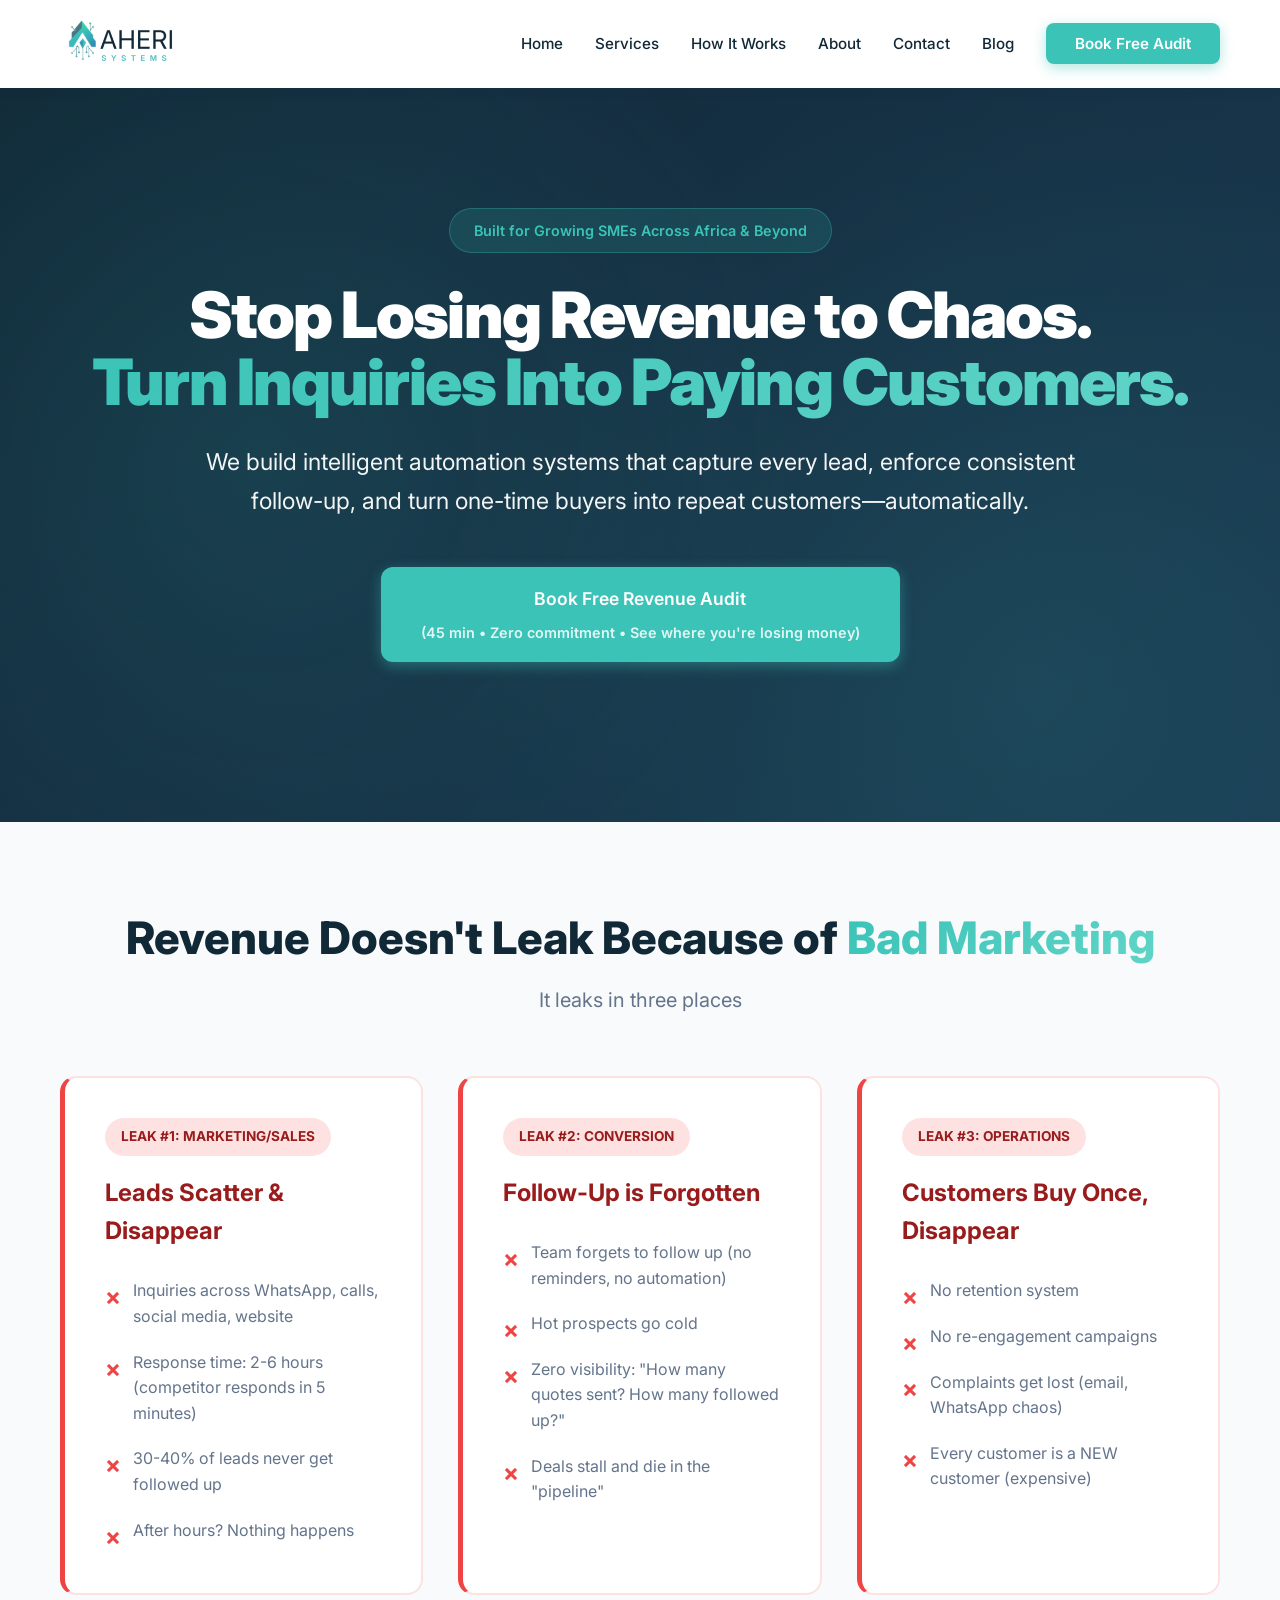
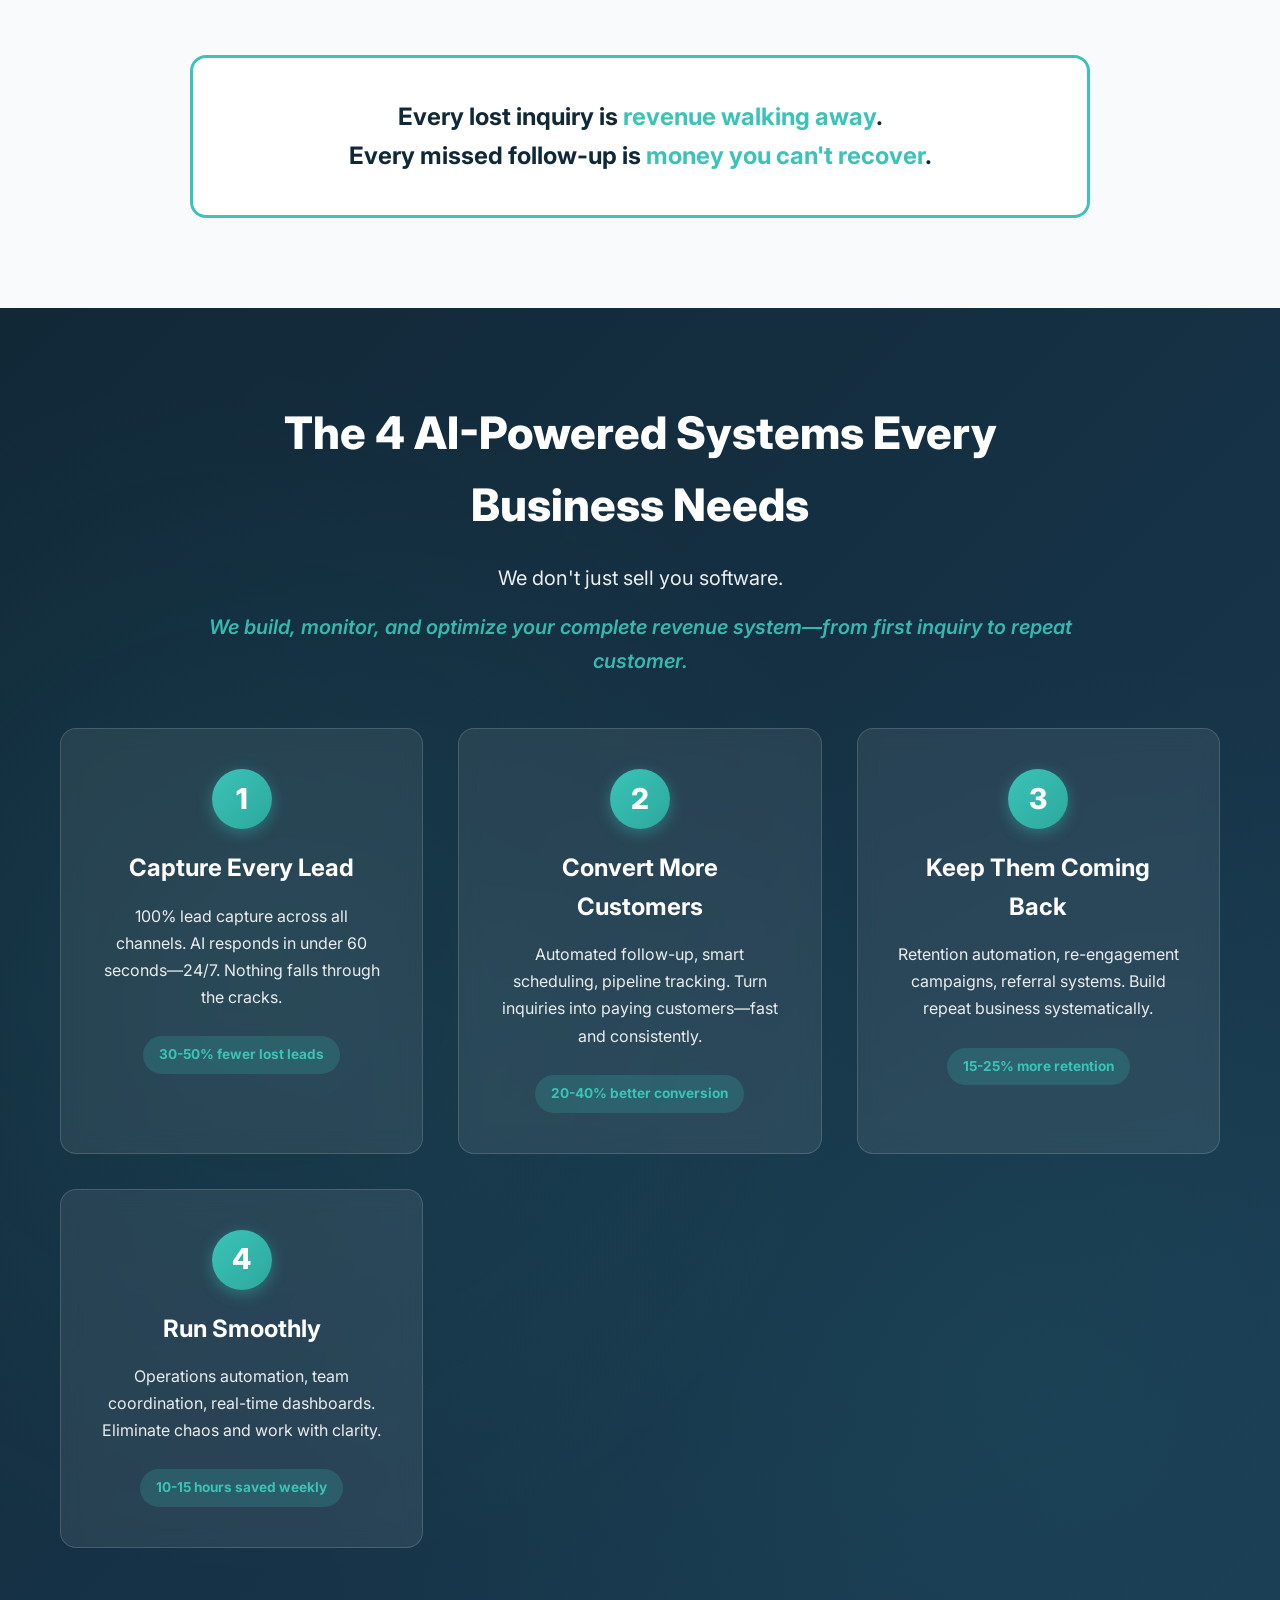
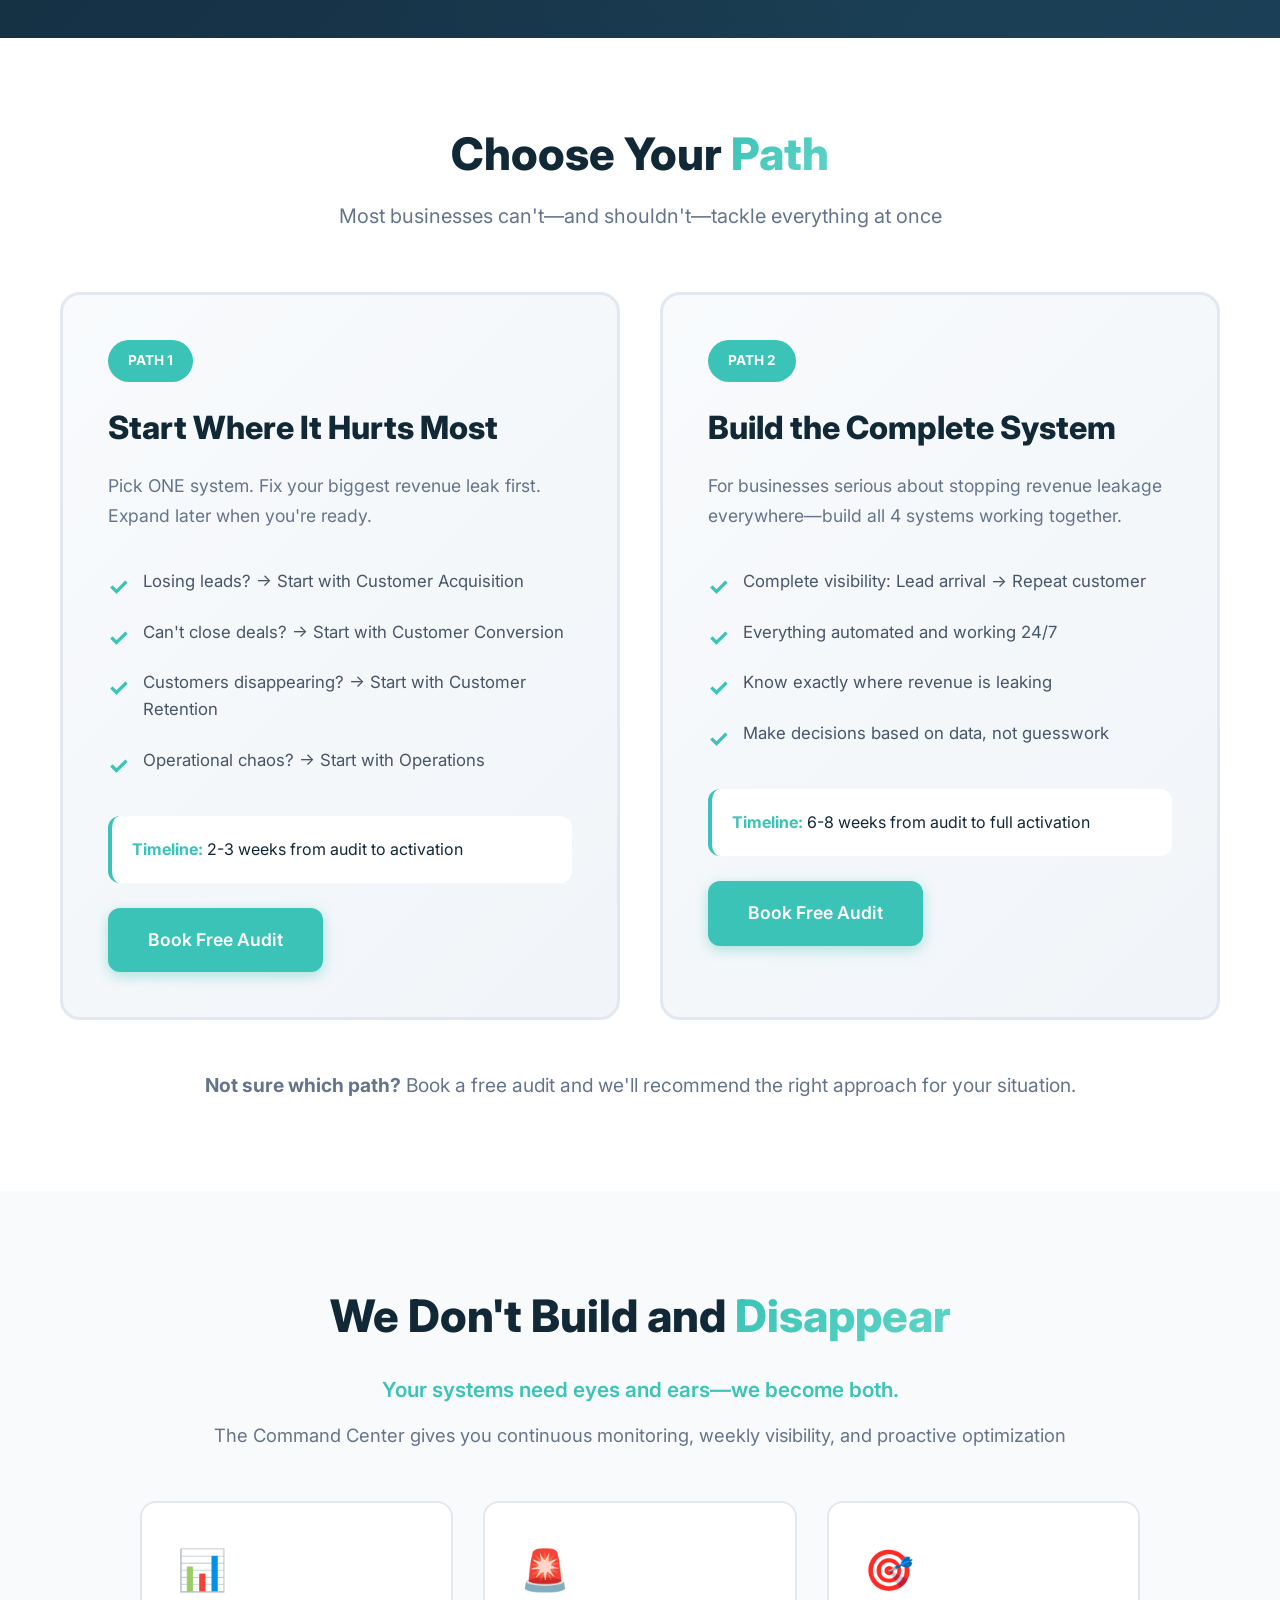
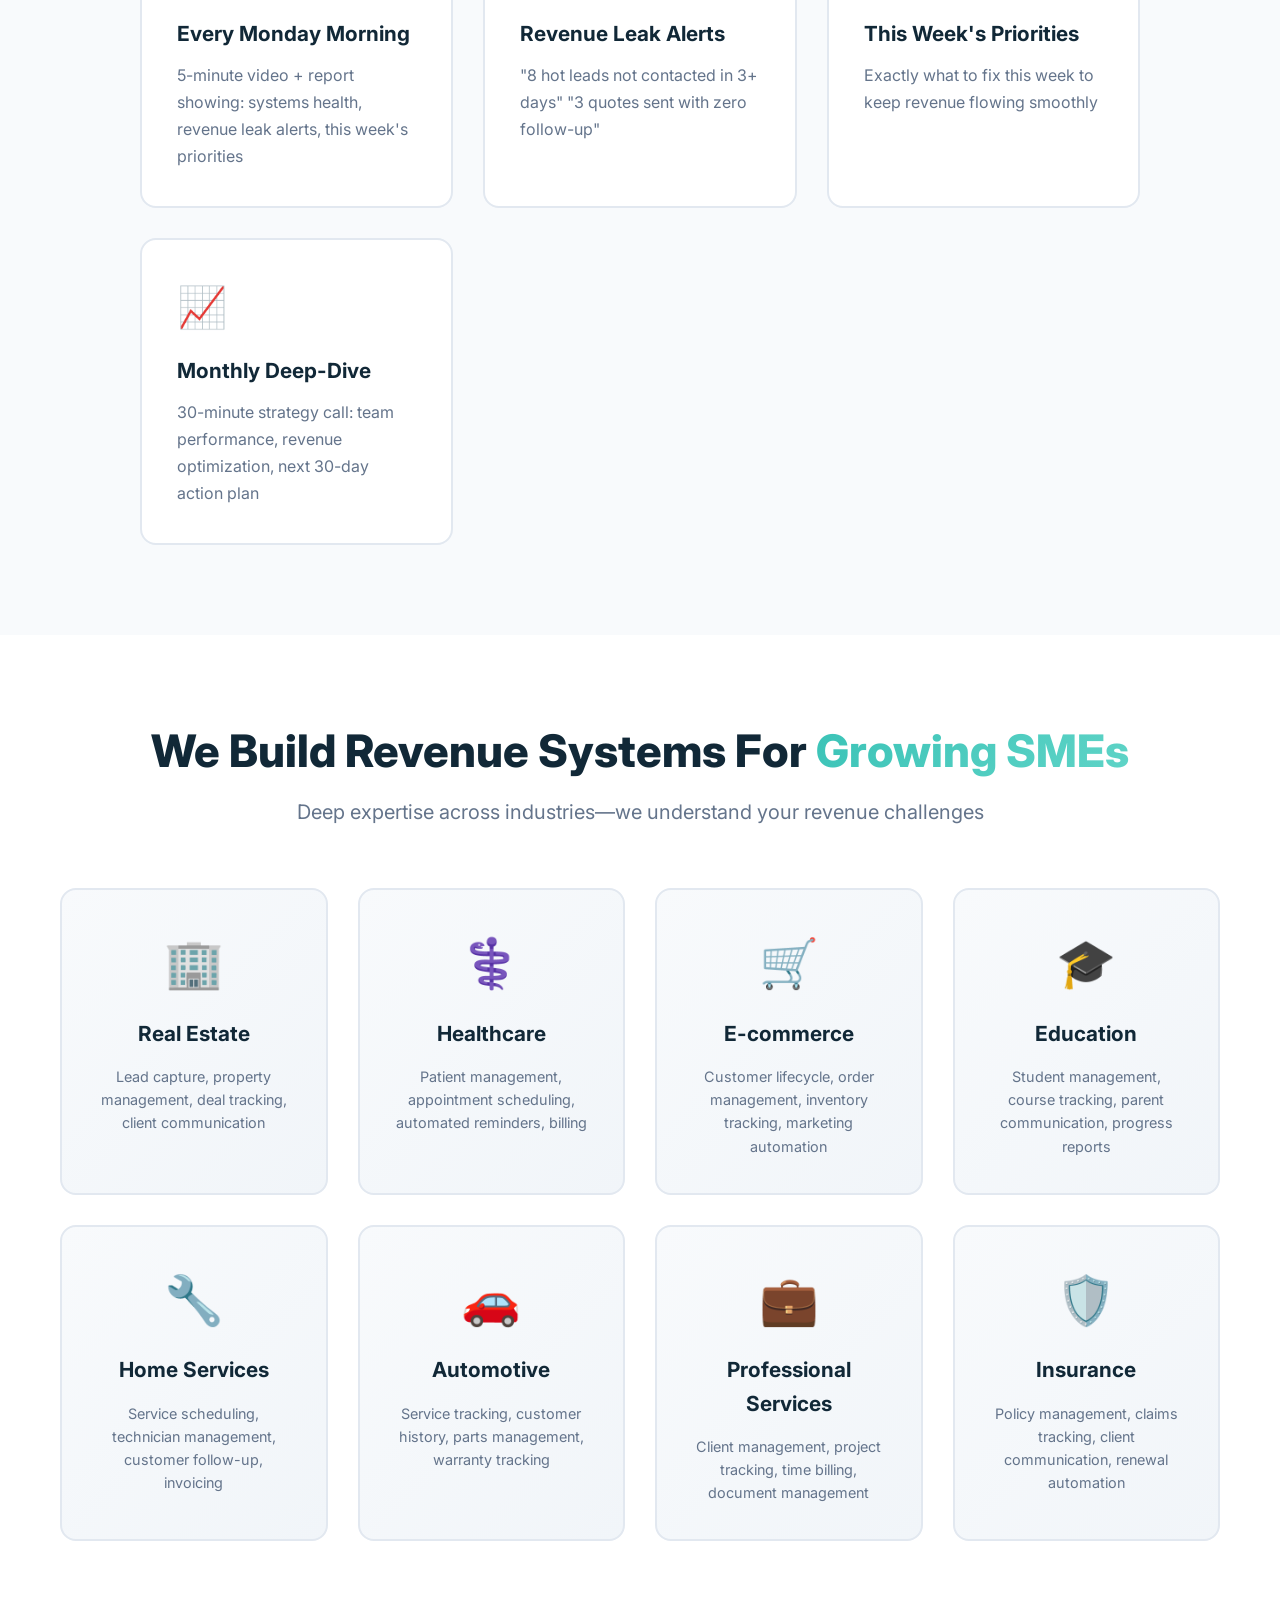
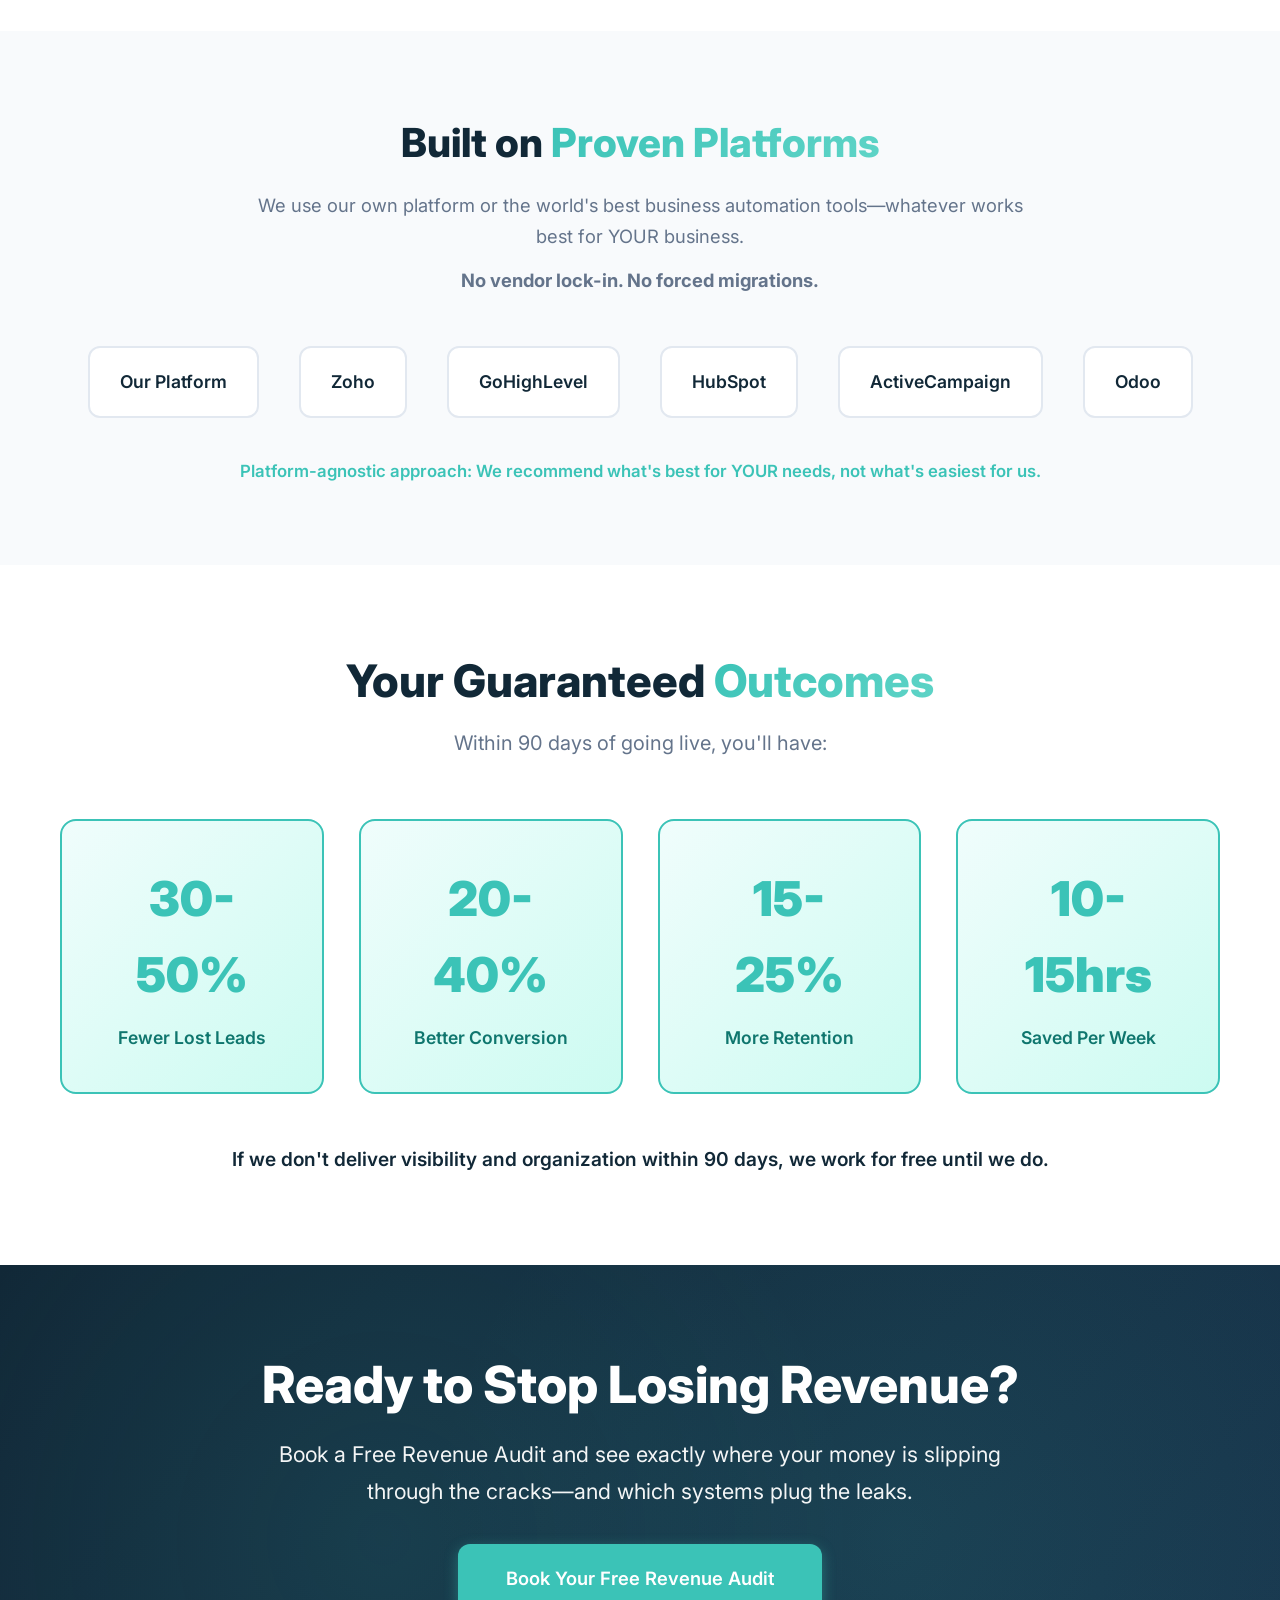
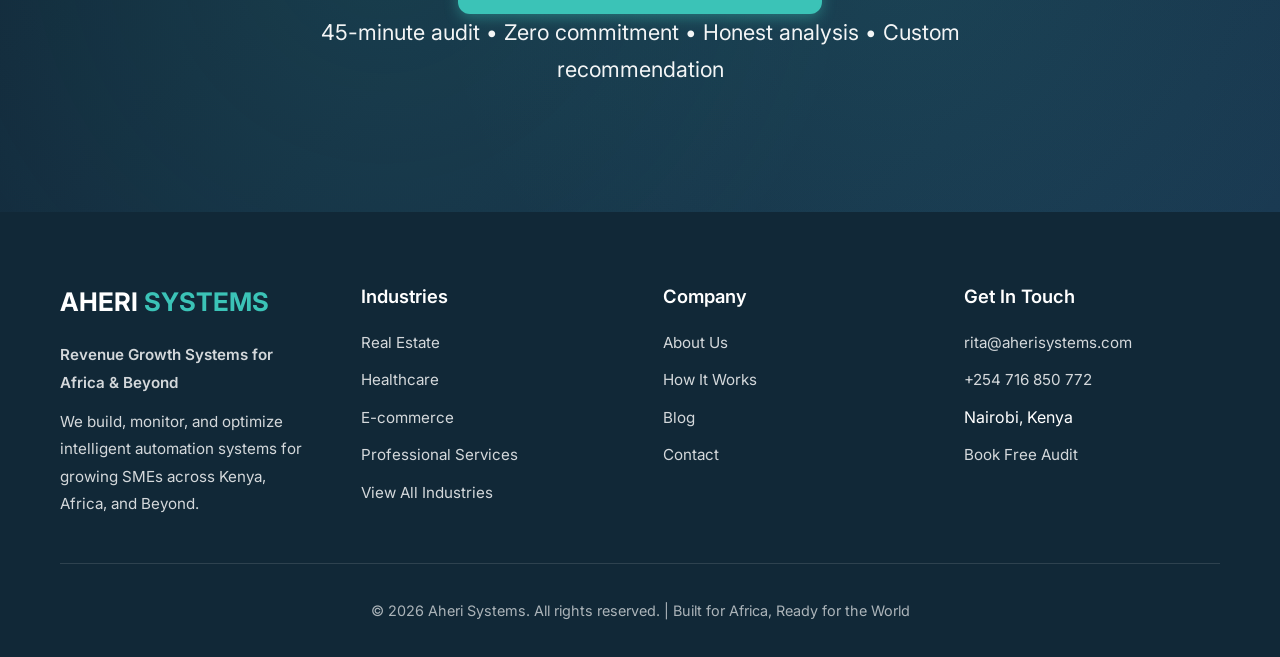
<file: index.html>
<!DOCTYPE html>
<html lang="en">
<head>
    <meta charset="UTF-8">
    <meta name="viewport" content="width=device-width, initial-scale=1.0">
    
    <!-- Favicons -->
    <link rel="icon" type="image/png" sizes="32x32" href="/favicon-32x32.png">
    <link rel="icon" type="image/png" sizes="16x16" href="/favicon-16x16.png">
    <link rel="apple-touch-icon" sizes="180x180" href="/apple-touch-icon.png">
    <link rel="manifest" href="/site.webmanifest">
    
    <!-- SEO Meta Tags -->
    <title>Stop Losing Revenue to Chaos | Business Automation Systems | Aheri Systems Kenya</title>
    <meta name="description" content="Revenue automation systems for growing SMEs in Kenya, Africa & Beyond. Stop losing revenue to scattered leads, forgotten follow-ups, and operational chaos. 100% lead capture, automated workflows, predictable growth.">
    <meta name="keywords" content="business automation Kenya, CRM implementation Africa, revenue growth system, lead management Kenya, sales automation, SME systems Kenya, business operations automation">
    <meta name="author" content="Aheri Systems">
    
    <!-- Google Fonts -->
    <link rel="preconnect" href="https://fonts.googleapis.com">
    <link rel="preconnect" href="https://fonts.gstatic.com" crossorigin>
    <link href="https://fonts.googleapis.com/css2?family=Inter:wght@400;500;600;700;800;900&display=swap" rel="stylesheet">
    
    <style>
        * {
            margin: 0;
            padding: 0;
            box-sizing: border-box;
        }

        body {
            font-family: 'Inter', -apple-system, BlinkMacSystemFont, 'Segoe UI', Roboto, sans-serif;
            line-height: 1.6;
            color: #112837;
            background: white;
            -webkit-font-smoothing: antialiased;
        }

        .container {
            max-width: 1200px;
            margin: 0 auto;
            padding: 0 20px;
        }

        /* Navigation */
        .navbar {
            background: white;
            box-shadow: 0 2px 10px rgba(17, 40, 55, 0.08);
            position: sticky;
            top: 0;
            z-index: 1000;
        }

        .nav-wrapper {
            display: flex;
            justify-content: space-between;
            align-items: center;
            padding: 1rem 0;
        }

        .logo img {
            width: 120px;
            height: auto;
        }

        .mobile-menu-btn {
            display: none;
            flex-direction: column;
            gap: 4px;
            background: none;
            border: none;
            cursor: pointer;
            padding: 5px;
        }

        .mobile-menu-btn span {
            width: 25px;
            height: 3px;
            background: #112837;
            border-radius: 3px;
        }

        .nav-menu {
            display: flex;
            list-style: none;
            gap: 2rem;
            align-items: center;
        }

        .nav-menu a {
            text-decoration: none;
            color: #112837;
            font-weight: 500;
            font-size: 0.95rem;
            transition: color 0.3s;
        }

        .nav-menu a:hover {
            color: #3bc3b7;
        }

        .nav-menu .btn-primary {
            background: #3bc3b7;
            color: white;
            padding: 0.7rem 1.8rem;
            border-radius: 8px;
            transition: all 0.3s;
            font-weight: 600;
        }

        .nav-menu .btn-primary:hover {
            background: #2da89e;
            transform: translateY(-2px);
            box-shadow: 0 4px 12px rgba(59, 195, 183, 0.3);
        }

        /* Hero */
        .hero {
            background: linear-gradient(135deg, #112837 0%, #1a3a52 100%);
            color: white;
            padding: 120px 20px 100px;
            position: relative;
            overflow: hidden;
        }

        .hero::before {
            content: '';
            position: absolute;
            top: 0;
            left: 0;
            right: 0;
            bottom: 0;
            background: 
                radial-gradient(circle at 20% 50%, rgba(59, 195, 183, 0.12) 0%, transparent 50%),
                radial-gradient(circle at 80% 80%, rgba(59, 195, 183, 0.12) 0%, transparent 50%);
            pointer-events: none;
        }

        .hero-content {
            position: relative;
            z-index: 1;
            text-align: center;
        }

        .hero-eyebrow {
            display: inline-block;
            background: rgba(59, 195, 183, 0.15);
            color: #3bc3b7;
            padding: 10px 24px;
            border-radius: 30px;
            font-size: 0.9rem;
            font-weight: 600;
            margin-bottom: 28px;
            border: 1px solid rgba(59, 195, 183, 0.3);
        }

        .hero-title {
            font-size: 4rem;
            margin-bottom: 28px;
            font-weight: 900;
            letter-spacing: -0.03em;
            line-height: 1.05;
        }

        .gradient-text {
            background: linear-gradient(135deg, #3bc3b7 0%, #5fd4c7 100%);
            -webkit-background-clip: text;
            -webkit-text-fill-color: transparent;
            background-clip: text;
        }

        .hero-subtitle {
            font-size: 1.45rem;
            max-width: 920px;
            margin: 0 auto 45px;
            opacity: 0.95;
            line-height: 1.7;
        }

        .hero-cta {
            display: flex;
            gap: 20px;
            justify-content: center;
            margin-bottom: 60px;
            flex-wrap: wrap;
        }

        .btn {
            display: inline-block;
            padding: 18px 40px;
            border-radius: 12px;
            text-decoration: none;
            font-weight: 600;
            transition: all 0.3s ease;
            font-size: 1.1rem;
        }

        .btn-primary {
            background: #3bc3b7;
            color: white;
            box-shadow: 0 4px 14px rgba(59, 195, 183, 0.4);
        }

        .btn-primary:hover {
            background: #2da89e;
            transform: translateY(-3px);
            box-shadow: 0 6px 20px rgba(59, 195, 183, 0.5);
        }

        .btn-secondary {
            background: rgba(255, 255, 255, 0.1);
            color: white;
            border: 2px solid rgba(255, 255, 255, 0.3);
            backdrop-filter: blur(10px);
        }

        .btn-secondary:hover {
            background: rgba(255, 255, 255, 0.2);
            border-color: rgba(255, 255, 255, 0.5);
        }

        .cta-helper {
            font-size: 0.9rem;
            opacity: 0.85;
            margin-top: 8px;
        }

        /* Problem Section */
        .problem-section {
            padding: 90px 20px;
            background: #f8fafc;
        }

        .section-header {
            text-align: center;
            margin-bottom: 60px;
        }

        .section-header h2 {
            font-size: 2.8rem;
            margin-bottom: 18px;
            font-weight: 800;
            color: #112837;
            line-height: 1.2;
        }

        .section-header p {
            font-size: 1.25rem;
            color: #64748b;
            max-width: 820px;
            margin: 0 auto;
        }

        .leak-framework {
            display: grid;
            grid-template-columns: repeat(auto-fit, minmax(320px, 1fr));
            gap: 35px;
            margin-top: 50px;
        }

        .leak-card {
            background: white;
            border-radius: 16px;
            padding: 40px;
            border: 2px solid #fee2e2;
            border-left: 5px solid #ef4444;
            transition: all 0.3s ease;
        }

        .leak-card:hover {
            transform: translateY(-6px);
            box-shadow: 0 12px 35px rgba(239, 68, 68, 0.12);
        }

        .leak-badge {
            display: inline-block;
            background: #fee2e2;
            color: #991b1b;
            padding: 8px 16px;
            border-radius: 20px;
            font-size: 0.85rem;
            font-weight: 700;
            margin-bottom: 18px;
            text-transform: uppercase;
        }

        .leak-card h3 {
            font-size: 1.5rem;
            margin-bottom: 18px;
            color: #991b1b;
            font-weight: 700;
        }

        .leak-card ul {
            list-style: none;
        }

        .leak-card ul li {
            padding: 10px 0;
            padding-left: 28px;
            position: relative;
            color: #64748b;
            font-size: 1rem;
            line-height: 1.6;
        }

        .leak-card ul li:before {
            content: "×";
            position: absolute;
            left: 0;
            color: #ef4444;
            font-weight: bold;
            font-size: 1.5rem;
        }

        .problem-callout {
            text-align: center;
            margin-top: 60px;
            padding: 40px;
            background: white;
            border-radius: 16px;
            border: 3px solid #3bc3b7;
            max-width: 900px;
            margin-left: auto;
            margin-right: auto;
        }

        .problem-callout p {
            font-size: 1.5rem;
            color: #112837;
            font-weight: 700;
            line-height: 1.6;
        }

        .highlight {
            color: #3bc3b7;
        }

        /* Solution Section */
        .solution-section {
            padding: 90px 20px;
            background: linear-gradient(135deg, #112837 0%, #1a3a52 100%);
            color: white;
            position: relative;
            overflow: hidden;
        }

        .solution-section::before {
            content: '';
            position: absolute;
            top: 0;
            left: 0;
            right: 0;
            bottom: 0;
            background: 
                radial-gradient(circle at 20% 50%, rgba(59, 195, 183, 0.08) 0%, transparent 50%),
                radial-gradient(circle at 80% 80%, rgba(59, 195, 183, 0.08) 0%, transparent 50%);
            pointer-events: none;
        }

        .solution-content {
            position: relative;
            z-index: 1;
        }

        .solution-intro {
            text-align: center;
            max-width: 900px;
            margin: 0 auto 25px;
        }

        .solution-intro h2 {
            font-size: 2.8rem;
            margin-bottom: 20px;
            font-weight: 800;
        }

        .solution-intro p {
            font-size: 1.25rem;
            opacity: 0.92;
            line-height: 1.7;
            margin-bottom: 15px;
        }

        .solution-tagline {
            font-size: 1.15rem;
            color: #3bc3b7;
            font-weight: 600;
            font-style: italic;
        }

        .solution-grid {
            display: grid;
            grid-template-columns: repeat(auto-fit, minmax(280px, 1fr));
            gap: 35px;
            margin-top: 50px;
        }

        .solution-box {
            background: rgba(255, 255, 255, 0.08);
            backdrop-filter: blur(10px);
            border: 1px solid rgba(255, 255, 255, 0.15);
            border-radius: 16px;
            padding: 40px;
            text-align: center;
            transition: all 0.3s ease;
        }

        .solution-box:hover {
            background: rgba(255, 255, 255, 0.12);
            transform: translateY(-5px);
        }

        .solution-number {
            display: inline-flex;
            align-items: center;
            justify-content: center;
            width: 60px;
            height: 60px;
            background: linear-gradient(135deg, #3bc3b7 0%, #2da89e 100%);
            color: white;
            border-radius: 50%;
            font-size: 1.8rem;
            font-weight: 800;
            margin-bottom: 20px;
            box-shadow: 0 4px 15px rgba(59, 195, 183, 0.4);
        }

        .solution-box h3 {
            font-size: 1.5rem;
            margin-bottom: 15px;
            font-weight: 700;
        }

        .solution-box p {
            font-size: 1rem;
            opacity: 0.9;
            line-height: 1.7;
            margin-bottom: 15px;
        }

        .outcome-badge {
            display: inline-block;
            background: rgba(59, 195, 183, 0.2);
            color: #3bc3b7;
            padding: 8px 16px;
            border-radius: 20px;
            font-size: 0.85rem;
            font-weight: 700;
            margin-top: 10px;
        }

        /* Path Section */
        .path-section {
            padding: 90px 20px;
            background: white;
        }

        .path-grid {
            display: grid;
            grid-template-columns: repeat(auto-fit, minmax(450px, 1fr));
            gap: 40px;
            margin-top: 50px;
        }

        .path-card {
            background: linear-gradient(135deg, #f8fafc 0%, #f1f5f9 100%);
            border-radius: 20px;
            padding: 45px;
            border: 3px solid #e2e8f0;
            transition: all 0.3s ease;
        }

        .path-card:hover {
            transform: translateY(-8px);
            box-shadow: 0 15px 40px rgba(59, 195, 183, 0.15);
            border-color: #3bc3b7;
        }

        .path-badge {
            display: inline-block;
            background: #3bc3b7;
            color: white;
            padding: 10px 20px;
            border-radius: 25px;
            font-size: 0.85rem;
            font-weight: 700;
            margin-bottom: 20px;
            text-transform: uppercase;
        }

        .path-card h3 {
            font-size: 2rem;
            margin-bottom: 18px;
            color: #112837;
            font-weight: 800;
        }

        .path-card p {
            font-size: 1.1rem;
            color: #64748b;
            line-height: 1.7;
            margin-bottom: 25px;
        }

        .path-features {
            list-style: none;
            margin-bottom: 30px;
        }

        .path-features li {
            padding: 12px 0;
            padding-left: 35px;
            position: relative;
            color: #475569;
            font-size: 1.05rem;
        }

        .path-features li:before {
            content: "✓";
            position: absolute;
            left: 0;
            color: #3bc3b7;
            font-weight: bold;
            font-size: 1.5rem;
        }

        .path-timeline {
            background: white;
            padding: 20px;
            border-radius: 12px;
            border-left: 4px solid #3bc3b7;
            margin-bottom: 25px;
        }

        .path-timeline p {
            font-size: 1rem;
            color: #112837;
            margin: 0;
        }

        .path-timeline strong {
            color: #3bc3b7;
        }

        /* Command Center Section */
        .command-section {
            padding: 90px 20px;
            background: #f8fafc;
        }

        .command-content {
            max-width: 1000px;
            margin: 0 auto;
        }

        .command-intro {
            text-align: center;
            margin-bottom: 50px;
        }

        .command-intro h2 {
            font-size: 2.8rem;
            margin-bottom: 20px;
            font-weight: 800;
            color: #112837;
        }

        .command-intro p {
            font-size: 1.3rem;
            color: #3bc3b7;
            font-weight: 600;
            margin-bottom: 15px;
        }

        .command-intro .subtitle {
            font-size: 1.15rem;
            color: #64748b;
            font-weight: 400;
        }

        .command-grid {
            display: grid;
            grid-template-columns: repeat(auto-fit, minmax(280px, 1fr));
            gap: 30px;
            margin-top: 40px;
        }

        .command-box {
            background: white;
            padding: 35px;
            border-radius: 16px;
            border: 2px solid #e2e8f0;
            transition: all 0.3s ease;
        }

        .command-box:hover {
            transform: translateY(-5px);
            box-shadow: 0 12px 35px rgba(59, 195, 183, 0.12);
            border-color: #3bc3b7;
        }

        .command-icon {
            font-size: 2.5rem;
            margin-bottom: 15px;
            display: block;
        }

        .command-box h4 {
            font-size: 1.3rem;
            margin-bottom: 12px;
            color: #112837;
            font-weight: 700;
        }

        .command-box p {
            font-size: 1rem;
            color: #64748b;
            line-height: 1.7;
        }

        /* Industries Section */
        .industries-section {
            padding: 90px 20px;
            background: white;
        }

        .industries-grid {
            display: grid;
            grid-template-columns: repeat(auto-fit, minmax(260px, 1fr));
            gap: 30px;
            margin-top: 50px;
        }

        .industry-card {
            background: linear-gradient(135deg, #f8fafc 0%, #f1f5f9 100%);
            border-radius: 16px;
            padding: 35px;
            border: 2px solid #e2e8f0;
            transition: all 0.3s ease;
            text-align: center;
        }

        .industry-card:hover {
            transform: translateY(-8px);
            box-shadow: 0 15px 40px rgba(59, 195, 183, 0.15);
            border-color: #3bc3b7;
        }

        .industry-icon {
            font-size: 3rem;
            margin-bottom: 15px;
            display: block;
        }

        .industry-card h3 {
            font-size: 1.3rem;
            margin-bottom: 15px;
            color: #112837;
            font-weight: 700;
        }

        .industry-card p {
            color: #64748b;
            font-size: 0.9rem;
            line-height: 1.6;
        }

        /* Platform Section */
        .platform-section {
            padding: 80px 20px;
            background: #f8fafc;
        }

        .platform-intro {
            text-align: center;
            max-width: 800px;
            margin: 0 auto 50px;
        }

        .platform-intro h2 {
            font-size: 2.5rem;
            margin-bottom: 15px;
            font-weight: 800;
            color: #112837;
        }

        .platform-intro p {
            font-size: 1.15rem;
            color: #64748b;
            line-height: 1.7;
            margin-bottom: 12px;
        }

        .platform-logos {
            display: flex;
            flex-wrap: wrap;
            justify-content: center;
            align-items: center;
            gap: 40px;
            margin: 40px 0;
        }

        .platform-logo {
            background: white;
            padding: 20px 30px;
            border-radius: 12px;
            border: 2px solid #e2e8f0;
            font-size: 1.1rem;
            font-weight: 600;
            color: #112837;
            transition: all 0.3s ease;
        }

        .platform-logo:hover {
            border-color: #3bc3b7;
            transform: translateY(-3px);
            box-shadow: 0 8px 20px rgba(59, 195, 183, 0.15);
        }

        .platform-note {
            text-align: center;
            font-size: 1.05rem;
            color: #3bc3b7;
            font-weight: 600;
            margin-top: 30px;
        }

        /* Outcomes Section */
        .outcomes-section {
            padding: 90px 20px;
            background: white;
        }

        .outcomes-grid {
            display: grid;
            grid-template-columns: repeat(auto-fit, minmax(260px, 1fr));
            gap: 35px;
            margin-top: 50px;
        }

        .outcome-card {
            background: linear-gradient(135deg, #f0fdfc 0%, #ccfbf1 100%);
            padding: 40px;
            border-radius: 16px;
            border: 2px solid #3bc3b7;
            text-align: center;
        }

        .outcome-card h3 {
            font-size: 3rem;
            color: #3bc3b7;
            font-weight: 900;
            margin-bottom: 10px;
        }

        .outcome-card p {
            font-size: 1.1rem;
            color: #0f766e;
            font-weight: 600;
            line-height: 1.6;
        }

        /* Testimonial Section */
        .testimonial-section {
            padding: 90px 20px;
            background: #f8fafc;
        }

        .testimonial-box {
            max-width: 900px;
            margin: 0 auto;
            background: linear-gradient(135deg, #f0fdfc 0%, #ccfbf1 100%);
            border-radius: 20px;
            padding: 50px;
            border: 3px solid #3bc3b7;
            position: relative;
        }

        .quote-icon {
            position: absolute;
            top: 30px;
            left: 40px;
            font-size: 4rem;
            color: #3bc3b7;
            opacity: 0.3;
        }

        .testimonial-content {
            position: relative;
            z-index: 1;
        }

        .testimonial-text {
            font-size: 1.2rem;
            line-height: 1.8;
            color: #0f766e;
            margin-bottom: 30px;
            font-style: italic;
        }

        .testimonial-author {
            display: flex;
            align-items: center;
            gap: 20px;
        }

        .author-image {
            width: 70px;
            height: 70px;
            border-radius: 50%;
            background: #3bc3b7;
            display: flex;
            align-items: center;
            justify-content: center;
            color: white;
            font-size: 1.5rem;
            font-weight: 700;
        }

        .author-info h4 {
            font-size: 1.2rem;
            color: #112837;
            font-weight: 700;
            margin-bottom: 5px;
        }

        .author-info p {
            font-size: 0.95rem;
            color: #0f766e;
        }

        /* CTA Section */
        .cta-section {
            background: linear-gradient(135deg, #112837 0%, #1a3a52 100%);
            color: white;
            padding: 90px 20px;
            text-align: center;
            position: relative;
            overflow: hidden;
        }

        .cta-section::before {
            content: '';
            position: absolute;
            top: 0;
            left: 0;
            right: 0;
            bottom: 0;
            background: 
                radial-gradient(circle at 30% 50%, rgba(59, 195, 183, 0.1) 0%, transparent 50%),
                radial-gradient(circle at 70% 50%, rgba(59, 195, 183, 0.1) 0%, transparent 50%);
            pointer-events: none;
        }

        .cta-content {
            position: relative;
            z-index: 1;
        }

        .cta-content h2 {
            font-size: 3.2rem;
            margin-bottom: 22px;
            font-weight: 800;
            line-height: 1.15;
        }

        .cta-content p {
            font-size: 1.35rem;
            max-width: 780px;
            margin: 0 auto 35px;
            opacity: 0.95;
            line-height: 1.7;
        }

        .btn-large {
            padding: 20px 48px;
            font-size: 1.15rem;
        }

        .cta-note {
            margin-top: 25px;
            font-size: 0.95rem;
            opacity: 0.82;
        }

        /* Footer */
        .footer {
            background: #112837;
            color: white;
            padding: 70px 20px 35px;
        }

        .footer-grid {
            display: grid;
            grid-template-columns: repeat(auto-fit, minmax(250px, 1fr));
            gap: 45px;
            margin-bottom: 45px;
        }

        .footer h3 {
            font-size: 1.6rem;
            margin-bottom: 18px;
            font-weight: 700;
        }

        .logo-systems {
            color: #3bc3b7;
        }

        .footer-tagline {
            color: #3bc3b7;
            font-size: 0.95rem;
            margin-bottom: 12px;
            font-weight: 600;
        }

        .footer-col p {
            color: rgba(255, 255, 255, 0.82);
            line-height: 1.8;
            font-size: 0.95rem;
        }

        .footer h4 {
            margin-bottom: 18px;
            font-size: 1.15rem;
            font-weight: 600;
        }

        .footer ul {
            list-style: none;
        }

        .footer ul li {
            margin-bottom: 12px;
        }

        .footer ul li a {
            color: rgba(255, 255, 255, 0.82);
            text-decoration: none;
            transition: color 0.3s;
            font-size: 0.95rem;
        }

        .footer ul li a:hover {
            color: #3bc3b7;
        }

        .footer-bottom {
            border-top: 1px solid rgba(255, 255, 255, 0.12);
            padding-top: 35px;
            text-align: center;
        }

        .footer-bottom p {
            color: rgba(255, 255, 255, 0.65);
            font-size: 0.9rem;
        }

        /* Mobile */
        @media (max-width: 968px) {
            .mobile-menu-btn {
                display: flex;
            }

            .nav-menu {
                display: none;
                position: absolute;
                top: 100%;
                left: 0;
                right: 0;
                background: white;
                flex-direction: column;
                padding: 20px;
                box-shadow: 0 4px 10px rgba(17, 40, 55, 0.1);
                gap: 1rem;
            }

            .nav-menu.active {
                display: flex;
            }

            .hero {
                padding: 80px 20px 70px;
            }

            .hero-title {
                font-size: 2.4rem;
            }

            .hero-subtitle {
                font-size: 1.15rem;
            }

            .hero-cta {
                flex-direction: column;
                align-items: center;
            }

            .btn {
                width: 100%;
                max-width: 320px;
            }

            .section-header h2 {
                font-size: 2rem;
            }

            .leak-framework {
                grid-template-columns: 1fr;
            }

            .path-grid {
                grid-template-columns: 1fr;
            }

            .industries-grid {
                grid-template-columns: 1fr;
            }

            .solution-grid {
                grid-template-columns: 1fr;
            }

            .cta-content h2 {
                font-size: 2.2rem;
            }
        }
    </style>
</head>
<body>
    <!-- Navigation -->
    <nav class="navbar">
        <div class="container">
            <div class="nav-wrapper">
                <a href="index.html" class="logo">
                    <img src="assets/images/aheri-logo.png" alt="AHERI SYSTEMS">
                </a>
                <button class="mobile-menu-btn" aria-label="Toggle menu">
                    <span></span>
                    <span></span>
                    <span></span>
                </button>
                <ul class="nav-menu">
                    <li><a href="index.html">Home</a></li>
                    <li><a href="services.html">Services</a></li>
                    <li><a href="how-it-works.html">How It Works</a></li>
                    <li><a href="about.html">About</a></li>
                    <li><a href="contact.html">Contact</a></li>
                    <li><a href="https://ritandubi.com/blog" target="_blank">Blog</a></li>

                    <li><a href="https://calendar.app.google/pm9QhCkfKvTPau3D9" class="btn-primary" target="_blank">Book Free Audit</a></li>
                </ul>
            </div>
        </div>
    </nav>

    <!-- Hero -->
    <section class="hero">
        <div class="hero-content">
            <div class="container">
                <div class="hero-eyebrow">Built for Growing SMEs Across Africa & Beyond</div>
                <h1 class="hero-title">
                    Stop Losing Revenue to Chaos.<br>
                    <span class="gradient-text">Turn Inquiries Into Paying Customers.</span>
                </h1>
                <p class="hero-subtitle">
                    We build intelligent automation systems that capture every lead, enforce consistent follow-up, and turn one-time buyers into repeat customers—automatically.
                </p>
                <div class="hero-cta">
                    <a href="https://calendar.app.google/pm9QhCkfKvTPau3D9" class="btn btn-primary" target="_blank">
                        Book Free Revenue Audit
                        <div class="cta-helper">(45 min • Zero commitment • See where you're losing money)</div>
                    </a>
                </div>
            </div>
        </div>
    </section>

    <!-- Problem Section -->
    <section class="problem-section">
        <div class="container">
            <div class="section-header">
                <h2>Revenue Doesn't Leak Because of <span class="gradient-text">Bad Marketing</span></h2>
                <p>It leaks in three places</p>
            </div>
            <div class="leak-framework">
                <div class="leak-card">
                    <span class="leak-badge">Leak #1: Marketing/Sales</span>
                    <h3>Leads Scatter & Disappear</h3>
                    <ul>
                        <li>Inquiries across WhatsApp, calls, social media, website</li>
                        <li>Response time: 2-6 hours (competitor responds in 5 minutes)</li>
                        <li>30-40% of leads never get followed up</li>
                        <li>After hours? Nothing happens</li>
                    </ul>
                </div>
                <div class="leak-card">
                    <span class="leak-badge">Leak #2: Conversion</span>
                    <h3>Follow-Up is Forgotten</h3>
                    <ul>
                        <li>Team forgets to follow up (no reminders, no automation)</li>
                        <li>Hot prospects go cold</li>
                        <li>Zero visibility: "How many quotes sent? How many followed up?"</li>
                        <li>Deals stall and die in the "pipeline"</li>
                    </ul>
                </div>
                <div class="leak-card">
                    <span class="leak-badge">Leak #3: Operations</span>
                    <h3>Customers Buy Once, Disappear</h3>
                    <ul>
                        <li>No retention system</li>
                        <li>No re-engagement campaigns</li>
                        <li>Complaints get lost (email, WhatsApp chaos)</li>
                        <li>Every customer is a NEW customer (expensive)</li>
                    </ul>
                </div>
            </div>
            <div class="problem-callout">
                <p>
                    Every lost inquiry is <span class="highlight">revenue walking away</span>.<br>
                    Every missed follow-up is <span class="highlight">money you can't recover</span>.
                </p>
            </div>
        </div>
    </section>

    <!-- Solution Section -->
    <section class="solution-section">
        <div class="solution-content">
            <div class="container">
                <div class="solution-intro">
                    <h2>The 4 AI-Powered Systems Every Business Needs</h2>
                    <p>We don't just sell you software.</p>
                    <p class="solution-tagline">We build, monitor, and optimize your complete revenue system—from first inquiry to repeat customer.</p>
                </div>
                <div class="solution-grid">
                    <div class="solution-box">
                        <div class="solution-number">1</div>
                        <h3>Capture Every Lead</h3>
                        <p>100% lead capture across all channels. AI responds in under 60 seconds—24/7. Nothing falls through the cracks.</p>
                        <span class="outcome-badge">30-50% fewer lost leads</span>
                    </div>
                    <div class="solution-box">
                        <div class="solution-number">2</div>
                        <h3>Convert More Customers</h3>
                        <p>Automated follow-up, smart scheduling, pipeline tracking. Turn inquiries into paying customers—fast and consistently.</p>
                        <span class="outcome-badge">20-40% better conversion</span>
                    </div>
                    <div class="solution-box">
                        <div class="solution-number">3</div>
                        <h3>Keep Them Coming Back</h3>
                        <p>Retention automation, re-engagement campaigns, referral systems. Build repeat business systematically.</p>
                        <span class="outcome-badge">15-25% more retention</span>
                    </div>
                    <div class="solution-box">
                        <div class="solution-number">4</div>
                        <h3>Run Smoothly</h3>
                        <p>Operations automation, team coordination, real-time dashboards. Eliminate chaos and work with clarity.</p>
                        <span class="outcome-badge">10-15 hours saved weekly</span>
                    </div>
                </div>
            </div>
        </div>
    </section>

    <!-- Path Section -->
    <section class="path-section">
        <div class="container">
            <div class="section-header">
                <h2>Choose Your <span class="gradient-text">Path</span></h2>
                <p>Most businesses can't—and shouldn't—tackle everything at once</p>
            </div>
            <div class="path-grid">
                <div class="path-card">
                    <span class="path-badge">Path 1</span>
                    <h3>Start Where It Hurts Most</h3>
                    <p>Pick ONE system. Fix your biggest revenue leak first. Expand later when you're ready.</p>
                    <ul class="path-features">
                        <li>Losing leads? → Start with Customer Acquisition</li>
                        <li>Can't close deals? → Start with Customer Conversion</li>
                        <li>Customers disappearing? → Start with Customer Retention</li>
                        <li>Operational chaos? → Start with Operations</li>
                    </ul>
                    <div class="path-timeline">
                        <p><strong>Timeline:</strong> 2-3 weeks from audit to activation</p>
                    </div>
                    <a href="https://calendar.app.google/pm9QhCkfKvTPau3D9" class="btn btn-primary btn-block" target="_blank">Book Free Audit</a>
                </div>
                <div class="path-card">
                    <span class="path-badge">Path 2</span>
                    <h3>Build the Complete System</h3>
                    <p>For businesses serious about stopping revenue leakage everywhere—build all 4 systems working together.</p>
                    <ul class="path-features">
                        <li>Complete visibility: Lead arrival → Repeat customer</li>
                        <li>Everything automated and working 24/7</li>
                        <li>Know exactly where revenue is leaking</li>
                        <li>Make decisions based on data, not guesswork</li>
                    </ul>
                    <div class="path-timeline">
                        <p><strong>Timeline:</strong> 6-8 weeks from audit to full activation</p>
                    </div>
                    <a href="https://calendar.app.google/pm9QhCkfKvTPau3D9" class="btn btn-primary btn-block" target="_blank">Book Free Audit</a>
                </div>
            </div>
            <div style="text-align: center; margin-top: 50px;">
                <p style="font-size: 1.2rem; color: #64748b;">
                    <strong>Not sure which path?</strong> Book a free audit and we'll recommend the right approach for your situation.
                </p>
            </div>
        </div>
    </section>

    <!-- Command Center Section -->
    <section class="command-section">
        <div class="container">
            <div class="command-content">
                <div class="command-intro">
                    <h2>We Don't Build and <span class="gradient-text">Disappear</span></h2>
                    <p>Your systems need eyes and ears—we become both.</p>
                    <p class="subtitle">The Command Center gives you continuous monitoring, weekly visibility, and proactive optimization</p>
                </div>
                <div class="command-grid">
                    <div class="command-box">
                        <span class="command-icon">📊</span>
                        <h4>Every Monday Morning</h4>
                        <p>5-minute video + report showing: systems health, revenue leak alerts, this week's priorities</p>
                    </div>
                    <div class="command-box">
                        <span class="command-icon">🚨</span>
                        <h4>Revenue Leak Alerts</h4>
                        <p>"8 hot leads not contacted in 3+ days" "3 quotes sent with zero follow-up"</p>
                    </div>
                    <div class="command-box">
                        <span class="command-icon">🎯</span>
                        <h4>This Week's Priorities</h4>
                        <p>Exactly what to fix this week to keep revenue flowing smoothly</p>
                    </div>
                    <div class="command-box">
                        <span class="command-icon">📈</span>
                        <h4>Monthly Deep-Dive</h4>
                        <p>30-minute strategy call: team performance, revenue optimization, next 30-day action plan</p>
                    </div>
                </div>
            </div>
        </div>
    </section>

    <!-- Industries Section -->
    <section class="industries-section">
        <div class="container">
            <div class="section-header">
                <h2>We Build Revenue Systems For <span class="gradient-text">Growing SMEs</span></h2>
                <p>Deep expertise across industries—we understand your revenue challenges</p>
            </div>
            <div class="industries-grid">
                <div class="industry-card">
                    <span class="industry-icon">🏢</span>
                    <h3>Real Estate</h3>
                    <p>Lead capture, property management, deal tracking, client communication</p>
                </div>
                <div class="industry-card">
                    <span class="industry-icon">⚕️</span>
                    <h3>Healthcare</h3>
                    <p>Patient management, appointment scheduling, automated reminders, billing</p>
                </div>
                <div class="industry-card">
                    <span class="industry-icon">🛒</span>
                    <h3>E-commerce</h3>
                    <p>Customer lifecycle, order management, inventory tracking, marketing automation</p>
                </div>
                <div class="industry-card">
                    <span class="industry-icon">🎓</span>
                    <h3>Education</h3>
                    <p>Student management, course tracking, parent communication, progress reports</p>
                </div>
                <div class="industry-card">
                    <span class="industry-icon">🔧</span>
                    <h3>Home Services</h3>
                    <p>Service scheduling, technician management, customer follow-up, invoicing</p>
                </div>
                <div class="industry-card">
                    <span class="industry-icon">🚗</span>
                    <h3>Automotive</h3>
                    <p>Service tracking, customer history, parts management, warranty tracking</p>
                </div>
                <div class="industry-card">
                    <span class="industry-icon">💼</span>
                    <h3>Professional Services</h3>
                    <p>Client management, project tracking, time billing, document management</p>
                </div>
                <div class="industry-card">
                    <span class="industry-icon">🛡️</span>
                    <h3>Insurance</h3>
                    <p>Policy management, claims tracking, client communication, renewal automation</p>
                </div>
            </div>
        </div>
    </section>

    <!-- Platform Section -->
    <section class="platform-section">
        <div class="container">
            <div class="platform-intro">
                <h2>Built on <span class="gradient-text">Proven Platforms</span></h2>
                <p>We use our own platform or the world's best business automation tools—whatever works best for YOUR business.</p>
                <p><strong>No vendor lock-in. No forced migrations.</strong></p>
            </div>
            <div class="platform-logos">
                <div class="platform-logo">Our Platform</div>
                <div class="platform-logo">Zoho</div>
                <div class="platform-logo">GoHighLevel</div>
                <div class="platform-logo">HubSpot</div>
                <div class="platform-logo">ActiveCampaign</div>
                <div class="platform-logo">Odoo</div>
            </div>
            <p class="platform-note">
                Platform-agnostic approach: We recommend what's best for YOUR needs, not what's easiest for us.
            </p>
        </div>
    </section>

    <!-- Outcomes Section -->
    <section class="outcomes-section">
        <div class="container">
            <div class="section-header">
                <h2>Your Guaranteed <span class="gradient-text">Outcomes</span></h2>
                <p>Within 90 days of going live, you'll have:</p>
            </div>
            <div class="outcomes-grid">
                <div class="outcome-card">
                    <h3>30-50%</h3>
                    <p>Fewer Lost Leads</p>
                </div>
                <div class="outcome-card">
                    <h3>20-40%</h3>
                    <p>Better Conversion</p>
                </div>
                <div class="outcome-card">
                    <h3>15-25%</h3>
                    <p>More Retention</p>
                </div>
                <div class="outcome-card">
                    <h3>10-15hrs</h3>
                    <p>Saved Per Week</p>
                </div>
            </div>
            <div style="text-align: center; margin-top: 50px;">
                <p style="font-size: 1.2rem; color: #112837; font-weight: 600;">
                    If we don't deliver visibility and organization within 90 days, we work for free until we do.
                </p>
            </div>
        </div>
    </section>
    <!-- CTA Section -->
    <section class="cta-section">
        <div class="cta-content">
            <div class="container">
                <h2>Ready to Stop Losing Revenue?</h2>
                <p>
                    Book a Free Revenue Audit and see exactly where your money is slipping through the cracks—and which systems plug the leaks.
                </p>
                <a href="https://calendar.app.google/pm9QhCkfKvTPau3D9" class="btn btn-primary btn-large" target="_blank">Book Your Free Revenue Audit</a>
                <p class="cta-note">45-minute audit • Zero commitment • Honest analysis • Custom recommendation</p>
            </div>
        </div>
    </section>

    <!-- Footer -->
    <footer class="footer">
        <div class="container">
            <div class="footer-grid">
                <div class="footer-col">
                    <h3>AHERI <span class="logo-systems">SYSTEMS</span></h3>
                    <p class="footer-tagline">Revenue Growth Systems for Africa & Beyond</p>
                    <p>We build, monitor, and optimize intelligent automation systems for growing SMEs across Kenya, Africa, and Beyond.</p>
                </div>
                <div class="footer-col">
                    <h4>Industries</h4>
                    <ul>
                        <li><a href="#industries">Real Estate</a></li>
                        <li><a href="#industries">Healthcare</a></li>
                        <li><a href="#industries">E-commerce</a></li>
                        <li><a href="#industries">Professional Services</a></li>
                        <li><a href="#industries">View All Industries</a></li>
                    </ul>
                </div>
                <div class="footer-col">
                    <h4>Company</h4>
                    <ul>
                        <li><a href="about.html">About Us</a></li>
                        <li><a href="how-it-works.html">How It Works</a></li>
                        <li><a href="https://ritandubi.com/blog" target="_blank">Blog</a></li>
                        <li><a href="contact.html">Contact</a></li>
                    </ul>
                </div>
                <div class="footer-col">
                    <h4>Get In Touch</h4>
                    <ul>
                        <li><a href="mailto:rita@aherisystems.com">rita@aherisystems.com</a></li>
                        <li><a href="tel:+254716850772">+254 716 850 772</a></li>
                        <li>Nairobi, Kenya</li>
                        <li><a href="https://calendar.app.google/pm9QhCkfKvTPau3D9" target="_blank">Book Free Audit</a></li>
                    </ul>
                </div>
            </div>
            <div class="footer-bottom">
                <p>&copy; 2026 Aheri Systems. All rights reserved. | Built for Africa, Ready for the World</p>
            </div>
        </div>
    </footer>

    <script>
        // Mobile menu toggle
        const mobileMenuBtn = document.querySelector('.mobile-menu-btn');
        const navMenu = document.querySelector('.nav-menu');

        if (mobileMenuBtn && navMenu) {
            mobileMenuBtn.addEventListener('click', () => {
                navMenu.classList.toggle('active');
            });

            document.addEventListener('click', (e) => {
                if (!e.target.closest('.nav-wrapper')) {
                    navMenu.classList.remove('active');
                }
            });
        }

        // Smooth scroll
        document.querySelectorAll('a[href^="#"]').forEach(anchor => {
            anchor.addEventListener('click', function (e) {
                e.preventDefault();
                const target = document.querySelector(this.getAttribute('href'));
                if (target) {
                    navMenu.classList.remove('active');
                    target.scrollIntoView({
                        behavior: 'smooth',
                        block: 'start'
                    });
                }
            });
        });
    </script>
</body>
</html>
</file>
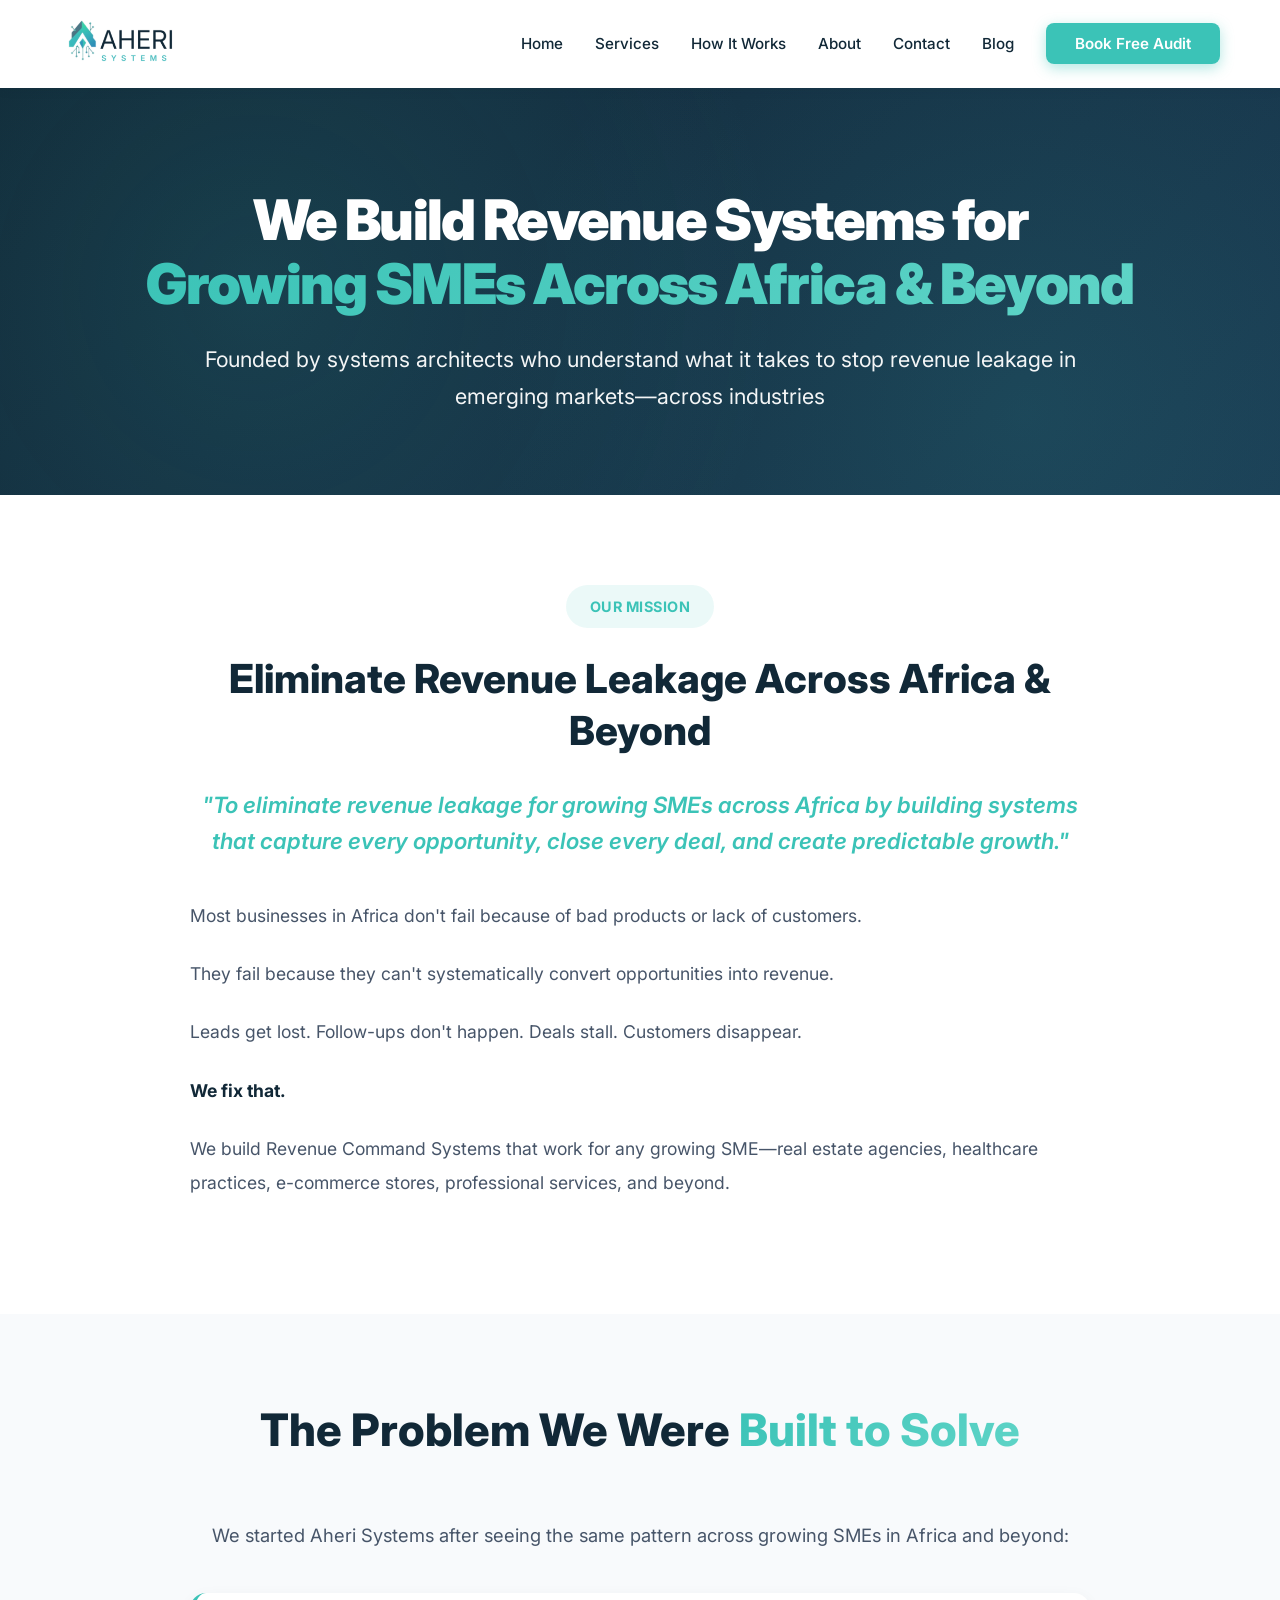
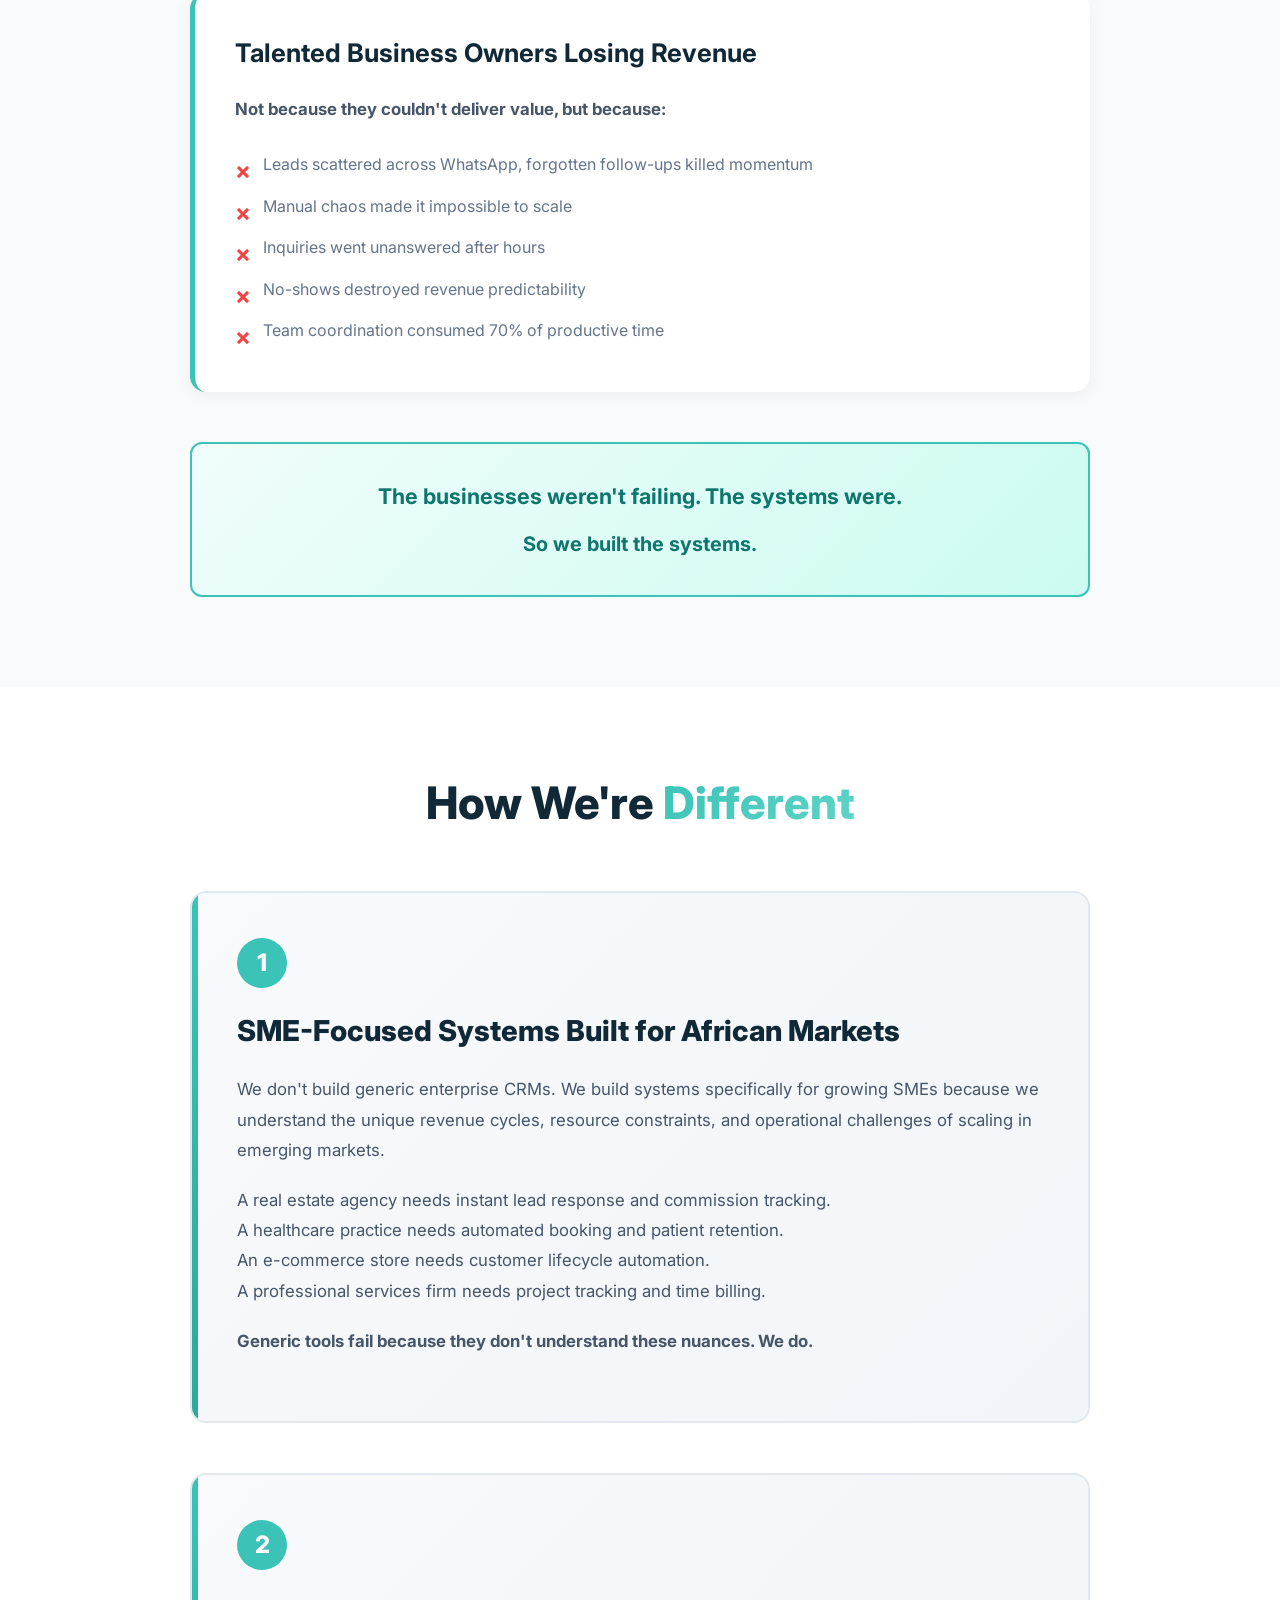
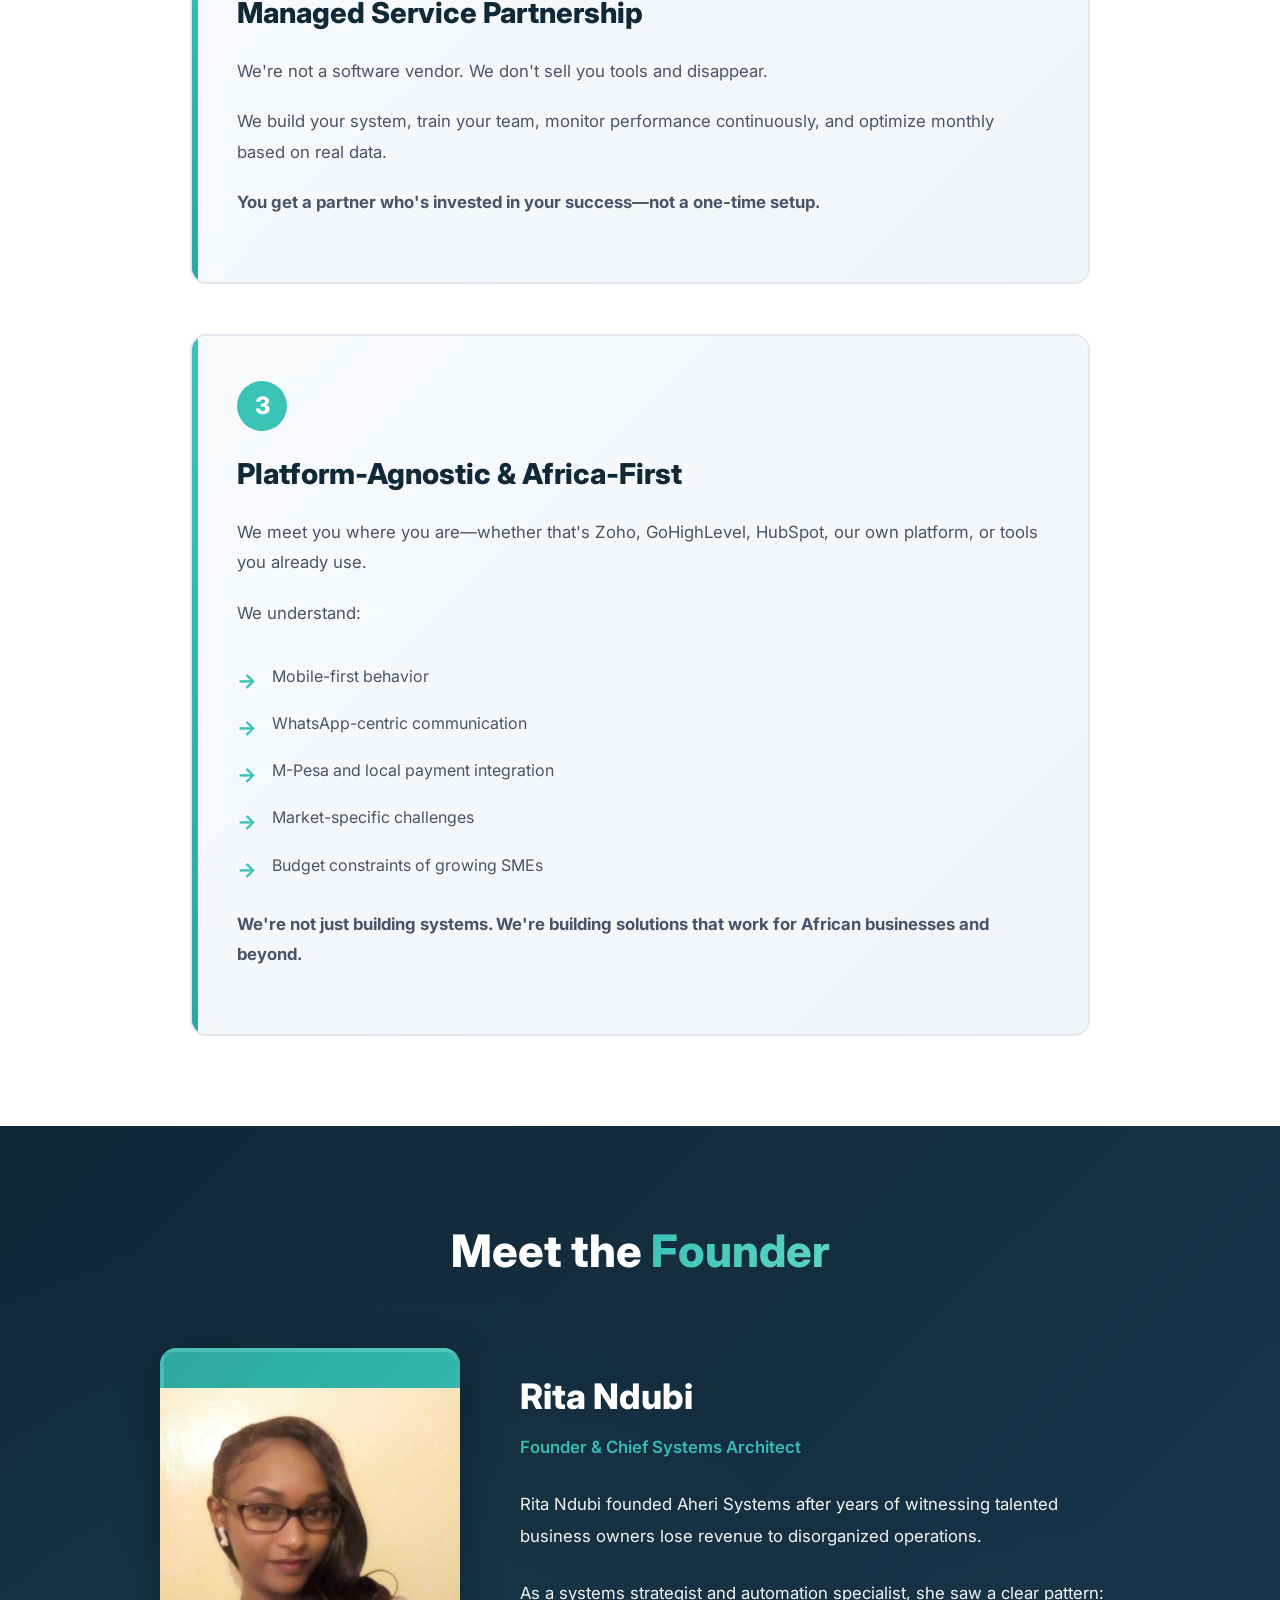
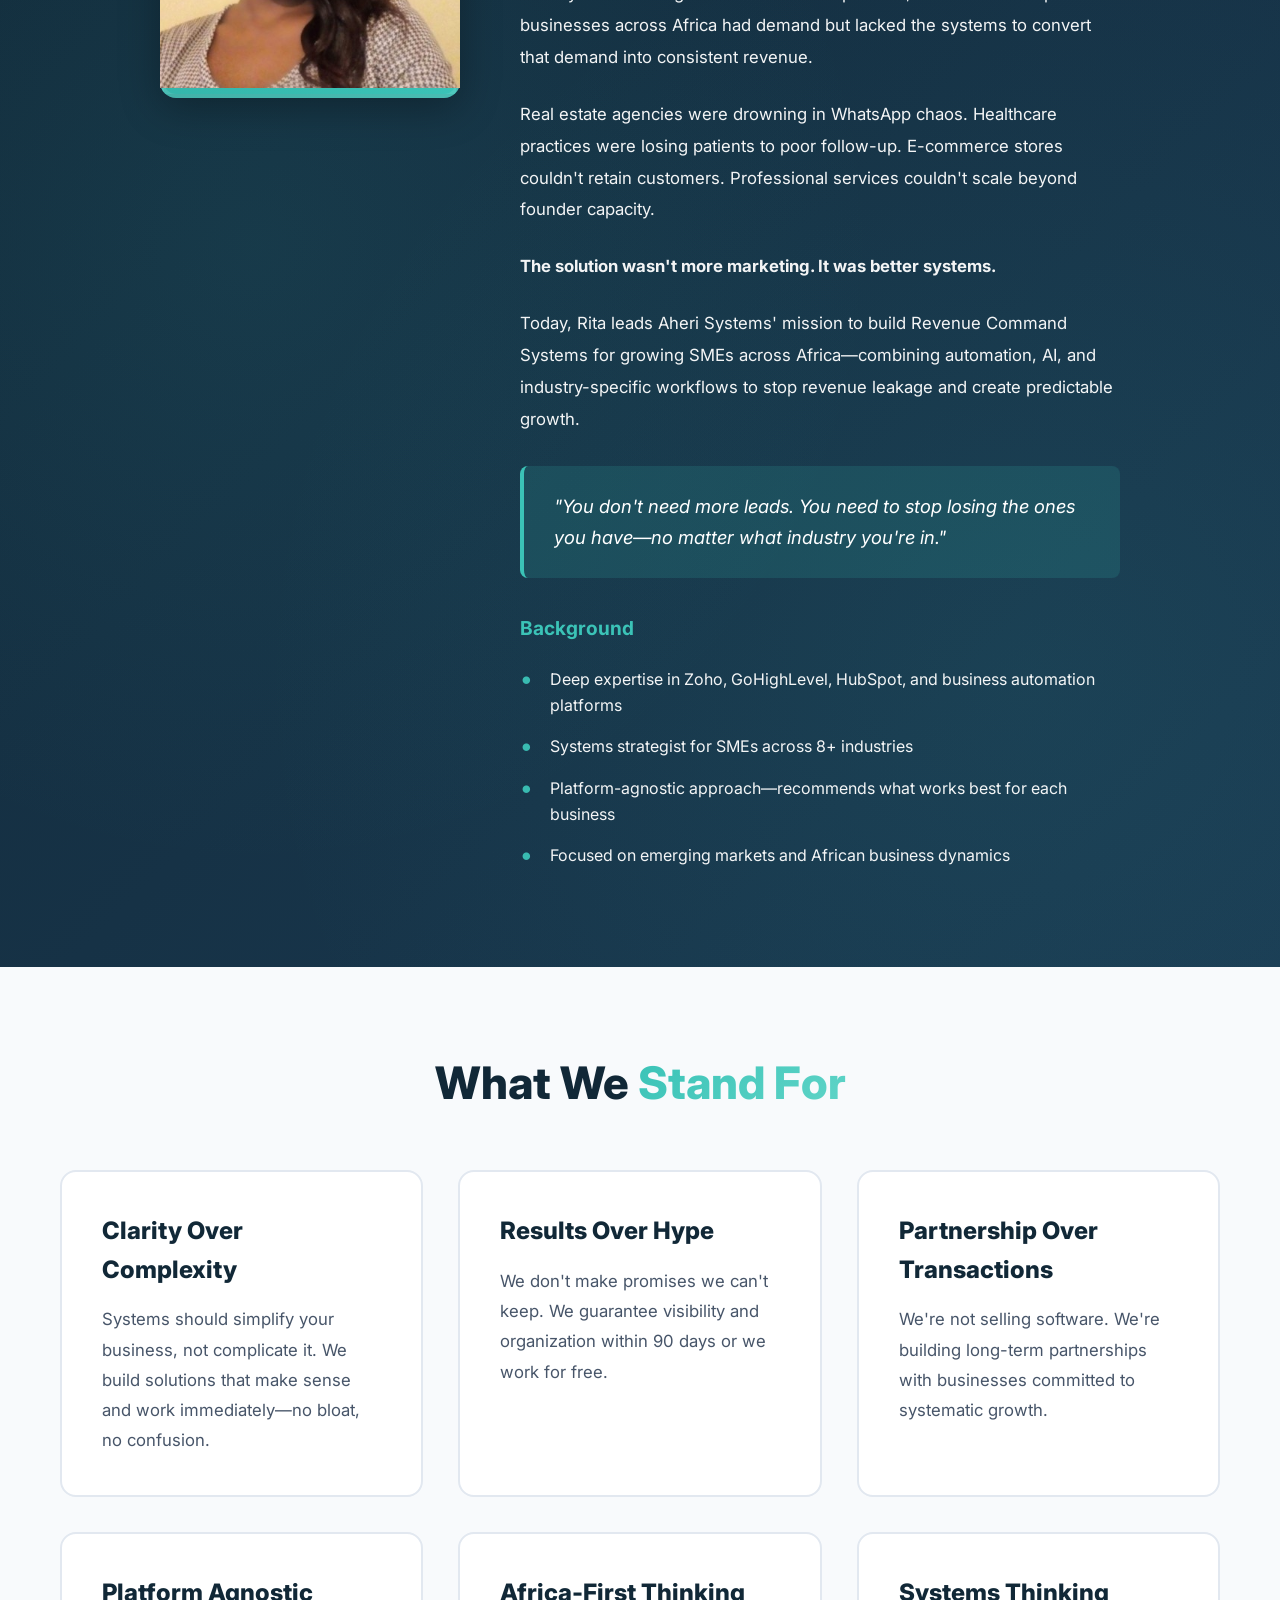
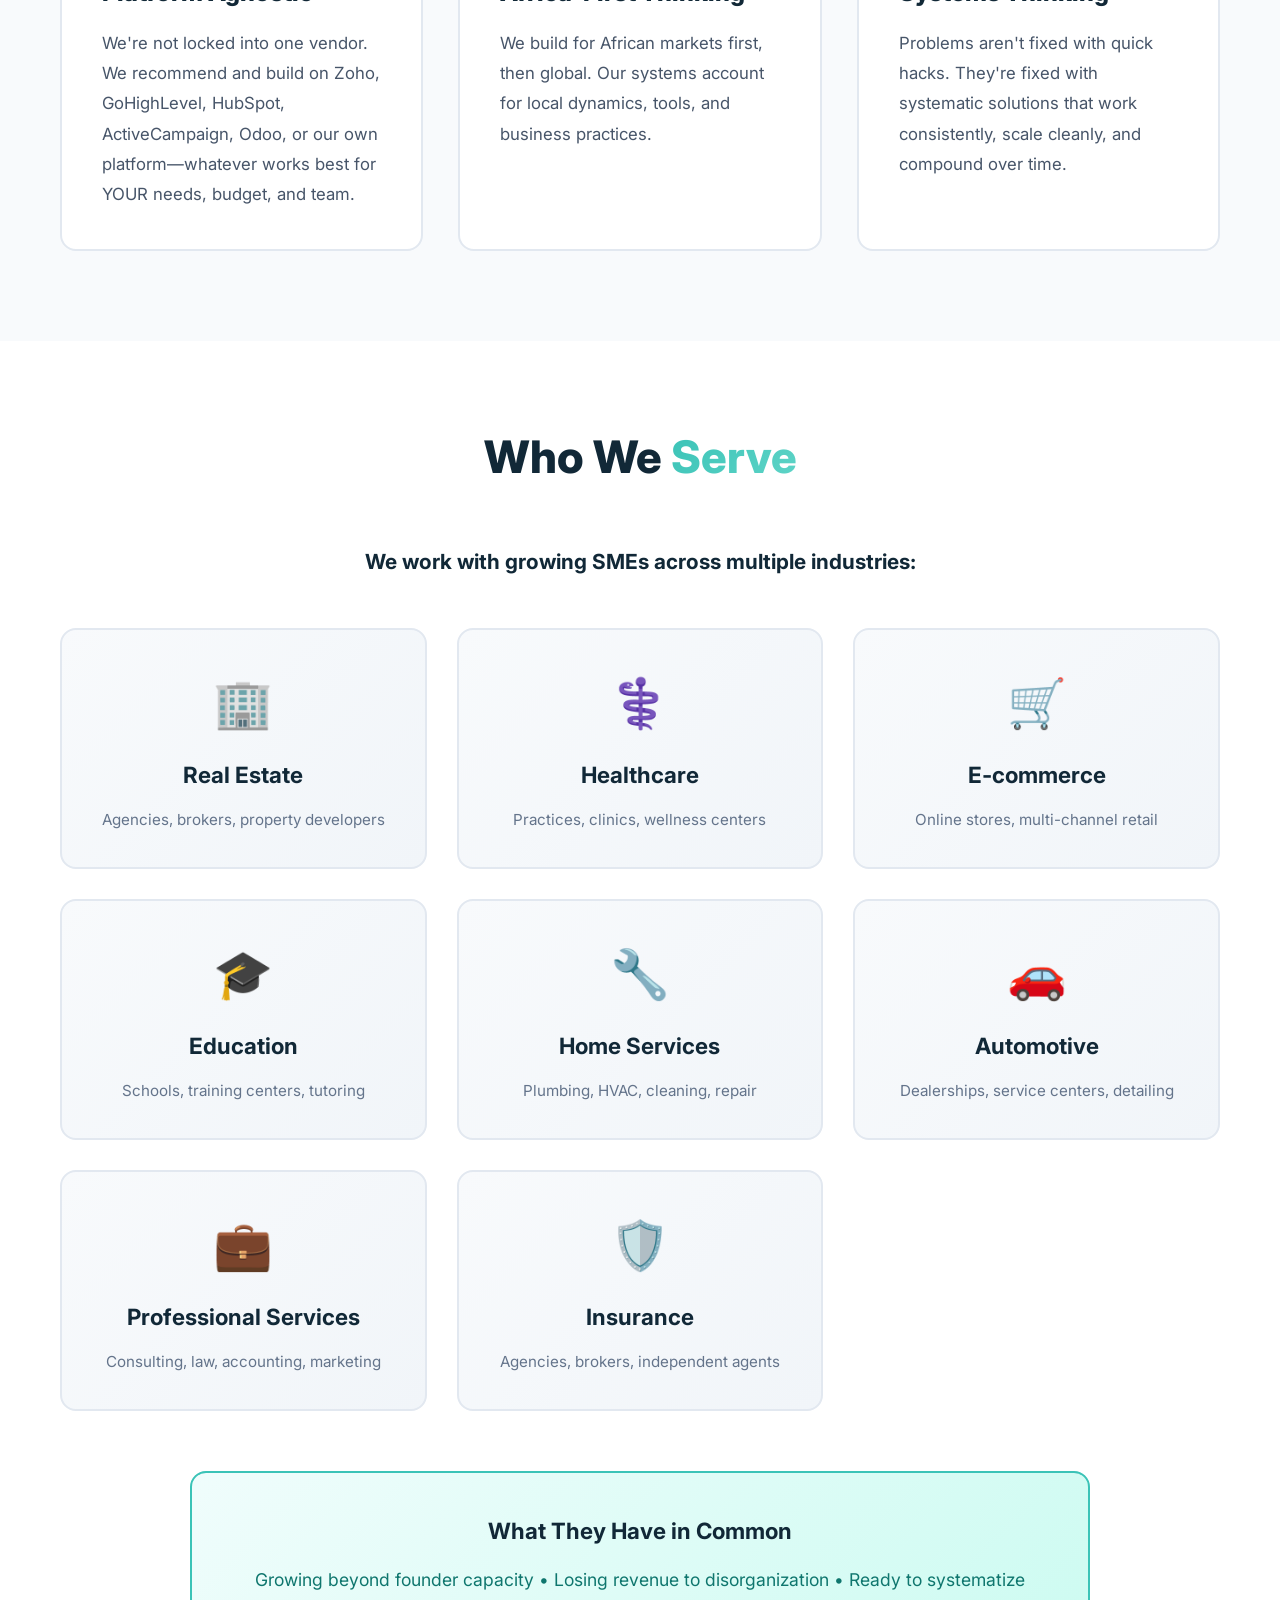
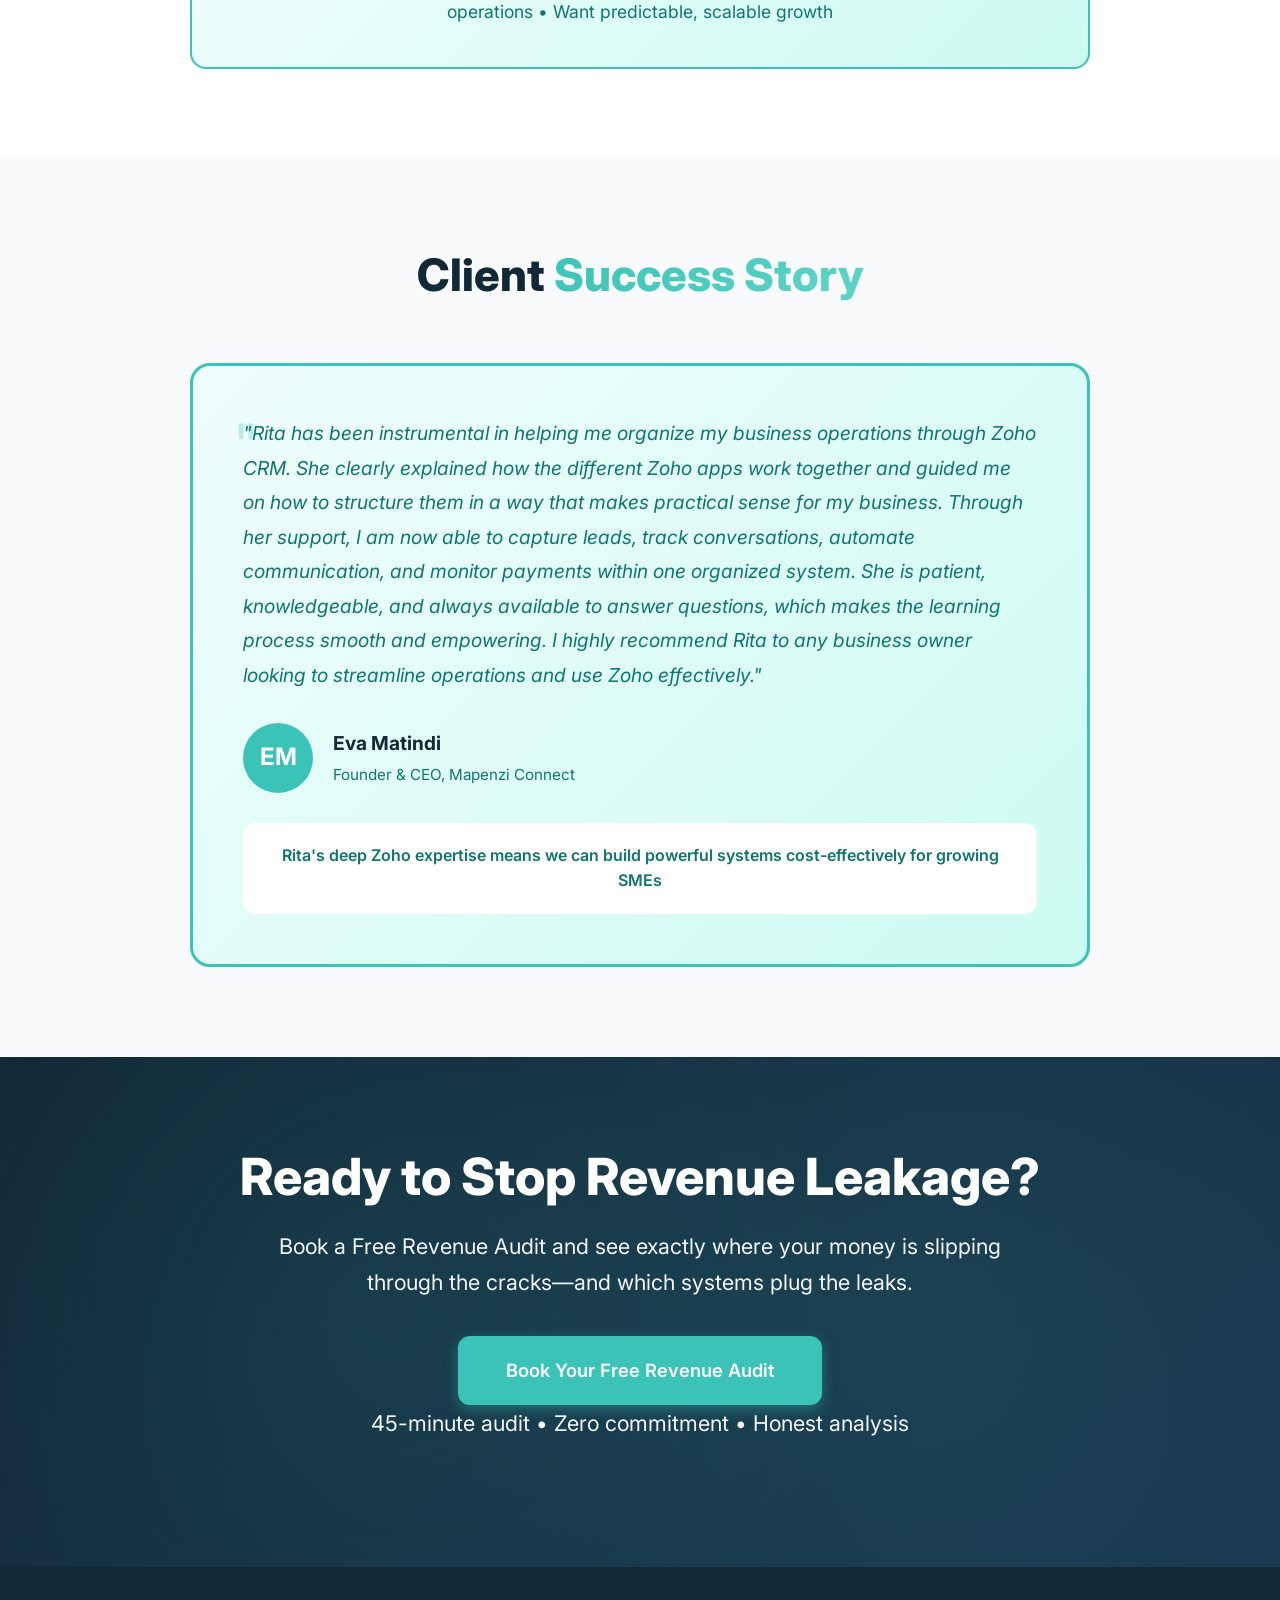
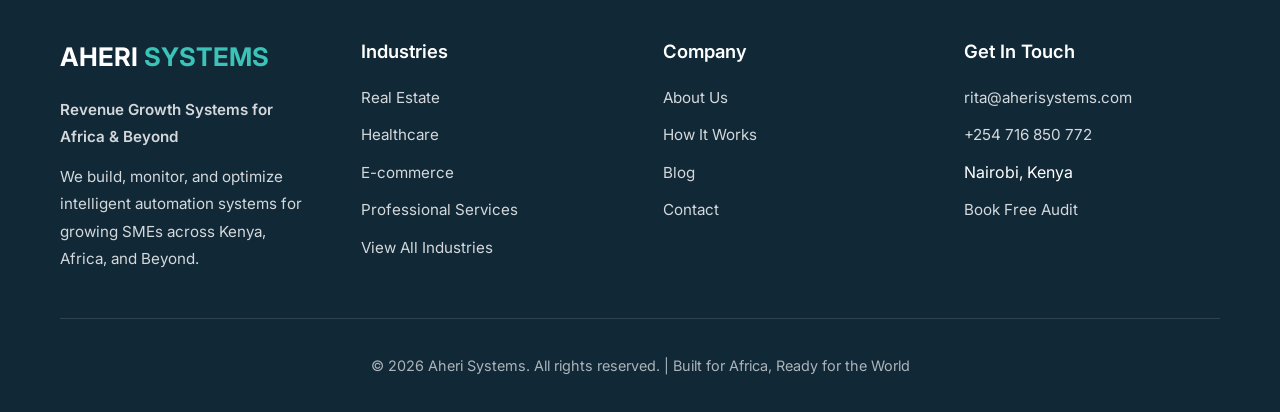
<file: about.html>
<!DOCTYPE html>
<html lang="en">
<head>
    <meta charset="UTF-8">
    <meta name="viewport" content="width=device-width, initial-scale=1.0">
    
    <!-- Favicons -->
    <link rel="icon" type="image/png" sizes="32x32" href="/favicon-32x32.png">
    <link rel="icon" type="image/png" sizes="16x16" href="/favicon-16x16.png">
    <link rel="apple-touch-icon" sizes="180x180" href="/apple-touch-icon.png">
    <link rel="manifest" href="/site.webmanifest">
    
    <!-- SEO Meta Tags -->
    <title>About Aheri Systems | SME Revenue Systems Expert | Kenya</title>
    <meta name="description" content="Founded by systems strategist Rita Ndubi. Platform-agnostic revenue systems for growing SMEs across Africa. Expert in Zoho, GoHighLevel, HubSpot.">
    
    <!-- Google Fonts -->
    <link rel="preconnect" href="https://fonts.googleapis.com">
    <link rel="preconnect" href="https://fonts.gstatic.com" crossorigin>
    <link href="https://fonts.googleapis.com/css2?family=Inter:wght@400;500;600;700;800;900&display=swap" rel="stylesheet">
    
    <style>
        * {
            margin: 0;
            padding: 0;
            box-sizing: border-box;
        }

        body {
            font-family: 'Inter', -apple-system, BlinkMacSystemFont, 'Segoe UI', Roboto, sans-serif;
            line-height: 1.6;
            color: #112837;
            background: white;
            -webkit-font-smoothing: antialiased;
        }

        .container {
            max-width: 1200px;
            margin: 0 auto;
            padding: 0 20px;
        }

        /* Navigation */
        .navbar {
            background: white;
            box-shadow: 0 2px 10px rgba(17, 40, 55, 0.08);
            position: sticky;
            top: 0;
            z-index: 1000;
        }

        .nav-wrapper {
            display: flex;
            justify-content: space-between;
            align-items: center;
            padding: 1rem 0;
        }

        .logo img {
            width: 120px;
            height: auto;
        }

        .mobile-menu-btn {
            display: none;
            flex-direction: column;
            gap: 4px;
            background: none;
            border: none;
            cursor: pointer;
            padding: 5px;
        }

        .mobile-menu-btn span {
            width: 25px;
            height: 3px;
            background: #112837;
            border-radius: 3px;
        }

        .nav-menu {
            display: flex;
            list-style: none;
            gap: 2rem;
            align-items: center;
        }

        .nav-menu a {
            text-decoration: none;
            color: #112837;
            font-weight: 500;
            font-size: 0.95rem;
            transition: color 0.3s;
        }

        .nav-menu a:hover {
            color: #3bc3b7;
        }

        .nav-menu .btn-primary {
            background: #3bc3b7;
            color: white;
            padding: 0.7rem 1.8rem;
            border-radius: 8px;
            transition: all 0.3s;
            font-weight: 600;
        }

        .nav-menu .btn-primary:hover {
            background: #2da89e;
            transform: translateY(-2px);
            box-shadow: 0 4px 12px rgba(59, 195, 183, 0.3);
        }

        /* Hero */
        .hero {
            background: linear-gradient(135deg, #112837 0%, #1a3a52 100%);
            color: white;
            padding: 100px 20px 80px;
            position: relative;
            overflow: hidden;
        }

        .hero::before {
            content: '';
            position: absolute;
            top: 0;
            left: 0;
            right: 0;
            bottom: 0;
            background: 
                radial-gradient(circle at 20% 50%, rgba(59, 195, 183, 0.12) 0%, transparent 50%),
                radial-gradient(circle at 80% 80%, rgba(59, 195, 183, 0.12) 0%, transparent 50%);
            pointer-events: none;
        }

        .hero-content {
            position: relative;
            z-index: 1;
            text-align: center;
        }

        .hero h1 {
            font-size: 3.5rem;
            margin-bottom: 25px;
            font-weight: 900;
            letter-spacing: -0.03em;
            line-height: 1.15;
        }

        .gradient-text {
            background: linear-gradient(135deg, #3bc3b7 0%, #5fd4c7 100%);
            -webkit-background-clip: text;
            -webkit-text-fill-color: transparent;
            background-clip: text;
        }

        .hero p {
            font-size: 1.35rem;
            max-width: 880px;
            margin: 0 auto;
            opacity: 0.95;
            line-height: 1.7;
        }

        /* Mission Section */
        .mission-section {
            padding: 90px 20px;
            background: white;
        }

        .mission-content {
            max-width: 900px;
            margin: 0 auto;
            text-align: center;
        }

        .mission-badge {
            display: inline-block;
            background: rgba(59, 195, 183, 0.1);
            color: #3bc3b7;
            padding: 10px 24px;
            border-radius: 30px;
            font-size: 0.9rem;
            font-weight: 700;
            margin-bottom: 25px;
            text-transform: uppercase;
            letter-spacing: 0.5px;
        }

        .mission-content h2 {
            font-size: 2.5rem;
            margin-bottom: 30px;
            font-weight: 800;
            color: #112837;
            line-height: 1.3;
        }

        .mission-quote {
            font-size: 1.4rem;
            color: #3bc3b7;
            font-weight: 600;
            margin-bottom: 40px;
            font-style: italic;
            line-height: 1.6;
        }

        .mission-expanded {
            text-align: left;
            font-size: 1.1rem;
            line-height: 1.9;
            color: #475569;
        }

        .mission-expanded p {
            margin-bottom: 25px;
        }

        .mission-expanded strong {
            color: #112837;
            font-weight: 700;
        }

        /* Why Section */
        .why-section {
            padding: 90px 20px;
            background: #f8fafc;
        }

        .section-header {
            text-align: center;
            margin-bottom: 60px;
        }

        .section-header h2 {
            font-size: 2.8rem;
            margin-bottom: 20px;
            font-weight: 800;
            color: #112837;
            line-height: 1.2;
        }

        .why-content {
            max-width: 900px;
            margin: 0 auto;
        }

        .why-intro {
            font-size: 1.15rem;
            line-height: 1.9;
            color: #475569;
            margin-bottom: 40px;
            text-align: center;
        }

        .problem-box {
            background: white;
            border-radius: 16px;
            padding: 40px;
            margin-bottom: 30px;
            border-left: 5px solid #3bc3b7;
            box-shadow: 0 4px 15px rgba(0, 0, 0, 0.05);
        }

        .problem-box h3 {
            font-size: 1.6rem;
            margin-bottom: 20px;
            color: #112837;
            font-weight: 700;
        }

        .problem-box p {
            font-size: 1.05rem;
            line-height: 1.8;
            color: #475569;
            margin-bottom: 15px;
        }

        .problem-box ul {
            list-style: none;
            margin-top: 20px;
        }

        .problem-box ul li {
            padding: 8px 0;
            padding-left: 28px;
            position: relative;
            color: #64748b;
            font-size: 1rem;
        }

        .problem-box ul li:before {
            content: "×";
            position: absolute;
            left: 0;
            color: #ef4444;
            font-weight: bold;
            font-size: 1.5rem;
        }

        .callout {
            background: linear-gradient(135deg, #f0fdfc 0%, #ccfbf1 100%);
            border: 2px solid #3bc3b7;
            border-radius: 12px;
            padding: 35px;
            margin-top: 50px;
            text-align: center;
        }

        .callout p {
            font-size: 1.35rem;
            color: #0f766e;
            font-weight: 700;
            line-height: 1.6;
        }

        /* Approach Section */
        .approach-section {
            padding: 90px 20px;
            background: white;
        }

        .approach-grid {
            display: grid;
            grid-template-columns: 1fr;
            gap: 50px;
            margin-top: 50px;
            max-width: 900px;
            margin-left: auto;
            margin-right: auto;
        }

        .approach-principle {
            background: linear-gradient(135deg, #f8fafc 0%, #f1f5f9 100%);
            border-radius: 16px;
            padding: 45px;
            border: 2px solid #e2e8f0;
            position: relative;
            overflow: hidden;
        }

        .approach-principle::before {
            content: '';
            position: absolute;
            top: 0;
            left: 0;
            width: 6px;
            height: 100%;
            background: linear-gradient(180deg, #3bc3b7 0%, #2da89e 100%);
        }

        .principle-number {
            display: inline-flex;
            align-items: center;
            justify-content: center;
            width: 50px;
            height: 50px;
            background: #3bc3b7;
            color: white;
            border-radius: 50%;
            font-size: 1.5rem;
            font-weight: 800;
            margin-bottom: 20px;
        }

        .approach-principle h3 {
            font-size: 1.8rem;
            margin-bottom: 20px;
            color: #112837;
            font-weight: 800;
        }

        .approach-principle p {
            font-size: 1.05rem;
            line-height: 1.8;
            color: #475569;
            margin-bottom: 20px;
        }

        .approach-principle ul {
            list-style: none;
            margin-top: 25px;
        }

        .approach-principle ul li {
            padding: 10px 0;
            padding-left: 35px;
            position: relative;
            color: #475569;
            font-size: 1rem;
            line-height: 1.7;
        }

        .approach-principle ul li:before {
            content: "→";
            position: absolute;
            left: 0;
            color: #3bc3b7;
            font-weight: bold;
            font-size: 1.3rem;
        }

        /* Founder Section */
        .founder-section {
            padding: 90px 20px;
            background: linear-gradient(135deg, #112837 0%, #1a3a52 100%);
            color: white;
            position: relative;
            overflow: hidden;
        }

        .founder-section::before {
            content: '';
            position: absolute;
            top: 0;
            left: 0;
            right: 0;
            bottom: 0;
            background: 
                radial-gradient(circle at 20% 50%, rgba(59, 195, 183, 0.08) 0%, transparent 50%),
                radial-gradient(circle at 80% 80%, rgba(59, 195, 183, 0.08) 0%, transparent 50%);
            pointer-events: none;
        }

        .founder-content {
            position: relative;
            z-index: 1;
            max-width: 1000px;
            margin: 0 auto;
        }

        .founder-header {
            text-align: center;
            margin-bottom: 60px;
        }

        .founder-header h2 {
            font-size: 2.8rem;
            margin-bottom: 15px;
            font-weight: 800;
        }

        .founder-grid {
            display: grid;
            grid-template-columns: 300px 1fr;
            gap: 60px;
            align-items: start;
        }

        .founder-photo {
            width: 100%;
            height: 350px;
            background: linear-gradient(135deg, #2da89e 0%, #3bc3b7 100%);
            border-radius: 16px;
            display: flex;
            align-items: center;
            justify-content: center;
            color: white;
            text-align: center;
            padding: 20px;
            box-shadow: 0 10px 40px rgba(0, 0, 0, 0.3);
            border: 4px solid rgba(255, 255, 255, 0.1);
        }

        .founder-bio {
            padding-top: 20px;
        }

        .founder-name {
            font-size: 2.2rem;
            font-weight: 800;
            margin-bottom: 8px;
        }

        .founder-title {
            font-size: 1.15rem;
            color: #3bc3b7;
            font-weight: 600;
            margin-bottom: 30px;
        }

        .founder-bio p {
            font-size: 1.05rem;
            line-height: 1.9;
            margin-bottom: 25px;
            opacity: 0.95;
        }

        .founder-philosophy {
            background: rgba(59, 195, 183, 0.15);
            border-left: 4px solid #3bc3b7;
            padding: 25px 30px;
            border-radius: 8px;
            margin: 30px 0;
            font-style: italic;
            font-size: 1.15rem;
            line-height: 1.7;
        }

        .founder-background {
            margin-top: 35px;
        }

        .founder-background h4 {
            font-size: 1.2rem;
            margin-bottom: 15px;
            color: #3bc3b7;
            font-weight: 700;
        }

        .founder-background ul {
            list-style: none;
        }

        .founder-background ul li {
            padding: 8px 0;
            padding-left: 30px;
            position: relative;
            font-size: 1rem;
            line-height: 1.6;
            opacity: 0.95;
        }

        .founder-background ul li:before {
            content: "•";
            position: absolute;
            left: 0;
            color: #3bc3b7;
            font-size: 1.5rem;
            line-height: 1;
        }

        /* Values Section */
        .values-section {
            padding: 90px 20px;
            background: #f8fafc;
        }

        .values-grid {
            display: grid;
            grid-template-columns: repeat(auto-fit, minmax(300px, 1fr));
            gap: 35px;
            margin-top: 50px;
        }

        .value-card {
            background: white;
            border-radius: 16px;
            padding: 40px;
            border: 2px solid #e2e8f0;
            transition: all 0.3s ease;
        }

        .value-card:hover {
            transform: translateY(-5px);
            box-shadow: 0 12px 35px rgba(59, 195, 183, 0.15);
            border-color: #3bc3b7;
        }

        .value-card h3 {
            font-size: 1.5rem;
            margin-bottom: 15px;
            color: #112837;
            font-weight: 800;
        }

        .value-card p {
            font-size: 1.05rem;
            line-height: 1.8;
            color: #475569;
        }

        /* Who We Serve */
        .serve-section {
            padding: 90px 20px;
            background: white;
        }

        .serve-intro {
            text-align: center;
            font-size: 1.3rem;
            color: #112837;
            font-weight: 700;
            margin-bottom: 50px;
        }

        .serve-grid {
            display: grid;
            grid-template-columns: repeat(auto-fit, minmax(280px, 1fr));
            gap: 30px;
            margin-bottom: 60px;
        }

        .serve-card {
            background: linear-gradient(135deg, #f8fafc 0%, #f1f5f9 100%);
            border-radius: 16px;
            padding: 35px;
            border: 2px solid #e2e8f0;
            text-align: center;
            transition: all 0.3s ease;
        }

        .serve-card:hover {
            transform: translateY(-5px);
            box-shadow: 0 12px 35px rgba(59, 195, 183, 0.15);
            border-color: #3bc3b7;
        }

        .serve-icon {
            font-size: 3rem;
            margin-bottom: 15px;
            display: block;
        }

        .serve-card h3 {
            font-size: 1.4rem;
            margin-bottom: 15px;
            color: #112837;
            font-weight: 700;
        }

        .serve-card p {
            color: #64748b;
            font-size: 0.95rem;
            line-height: 1.6;
        }

        .serve-callout {
            background: linear-gradient(135deg, #f0fdfc 0%, #ccfbf1 100%);
            border: 2px solid #3bc3b7;
            border-radius: 16px;
            padding: 40px;
            text-align: center;
            max-width: 900px;
            margin: 50px auto 0;
        }

        .serve-callout h4 {
            font-size: 1.4rem;
            margin-bottom: 15px;
            color: #112837;
            font-weight: 700;
        }

        .serve-callout p {
            font-size: 1.1rem;
            color: #0f766e;
            line-height: 1.8;
        }

        /* Testimonial Section */
        .testimonial-section {
            padding: 90px 20px;
            background: #f8fafc;
        }

        .testimonial-box {
            max-width: 900px;
            margin: 0 auto;
            background: linear-gradient(135deg, #f0fdfc 0%, #ccfbf1 100%);
            border-radius: 20px;
            padding: 50px;
            border: 3px solid #3bc3b7;
            position: relative;
        }

        .quote-icon {
            position: absolute;
            top: 30px;
            left: 40px;
            font-size: 4rem;
            color: #3bc3b7;
            opacity: 0.3;
        }

        .testimonial-content {
            position: relative;
            z-index: 1;
        }

        .testimonial-text {
            font-size: 1.2rem;
            line-height: 1.8;
            color: #0f766e;
            margin-bottom: 30px;
            font-style: italic;
        }

        .testimonial-author {
            display: flex;
            align-items: center;
            gap: 20px;
        }

        .author-image {
            width: 70px;
            height: 70px;
            border-radius: 50%;
            background: #3bc3b7;
            display: flex;
            align-items: center;
            justify-content: center;
            color: white;
            font-size: 1.5rem;
            font-weight: 700;
        }

        .author-info h4 {
            font-size: 1.2rem;
            color: #112837;
            font-weight: 700;
            margin-bottom: 5px;
        }

        .author-info p {
            font-size: 0.95rem;
            color: #0f766e;
        }

        .testimonial-note {
            margin-top: 30px;
            padding: 20px;
            background: white;
            border-radius: 12px;
            text-align: center;
        }

        .testimonial-note p {
            font-size: 1rem;
            color: #0f766e;
            font-weight: 600;
            margin: 0;
        }

        /* CTA Section */
        .cta-section {
            background: linear-gradient(135deg, #112837 0%, #1a3a52 100%);
            color: white;
            padding: 90px 20px;
            text-align: center;
            position: relative;
            overflow: hidden;
        }

        .cta-section::before {
            content: '';
            position: absolute;
            top: 0;
            left: 0;
            right: 0;
            bottom: 0;
            background: 
                radial-gradient(circle at 30% 50%, rgba(59, 195, 183, 0.1) 0%, transparent 50%),
                radial-gradient(circle at 70% 50%, rgba(59, 195, 183, 0.1) 0%, transparent 50%);
            pointer-events: none;
        }

        .cta-content {
            position: relative;
            z-index: 1;
        }

        .cta-content h2 {
            font-size: 3.2rem;
            margin-bottom: 22px;
            font-weight: 800;
            line-height: 1.15;
        }

        .cta-content p {
            font-size: 1.35rem;
            max-width: 780px;
            margin: 0 auto 35px;
            opacity: 0.95;
            line-height: 1.7;
        }

        .btn {
            display: inline-block;
            padding: 20px 48px;
            border-radius: 12px;
            text-decoration: none;
            font-weight: 600;
            transition: all 0.3s ease;
            font-size: 1.15rem;
        }

        .btn-primary {
            background: #3bc3b7;
            color: white;
            box-shadow: 0 4px 14px rgba(59, 195, 183, 0.4);
        }

        .btn-primary:hover {
            background: #2da89e;
            transform: translateY(-3px);
            box-shadow: 0 6px 20px rgba(59, 195, 183, 0.5);
        }

        .cta-note {
            margin-top: 25px;
            font-size: 0.95rem;
            opacity: 0.82;
        }

        /* Footer */
        .footer {
            background: #112837;
            color: white;
            padding: 70px 20px 35px;
        }

        .footer-grid {
            display: grid;
            grid-template-columns: repeat(auto-fit, minmax(250px, 1fr));
            gap: 45px;
            margin-bottom: 45px;
        }

        .footer h3 {
            font-size: 1.6rem;
            margin-bottom: 18px;
            font-weight: 700;
        }

        .logo-systems {
            color: #3bc3b7;
        }

        .footer-tagline {
            color: #3bc3b7;
            font-size: 0.95rem;
            margin-bottom: 12px;
            font-weight: 600;
        }

        .footer-col p {
            color: rgba(255, 255, 255, 0.82);
            line-height: 1.8;
            font-size: 0.95rem;
        }

        .footer h4 {
            margin-bottom: 18px;
            font-size: 1.15rem;
            font-weight: 600;
        }

        .footer ul {
            list-style: none;
        }

        .footer ul li {
            margin-bottom: 12px;
        }

        .footer ul li a {
            color: rgba(255, 255, 255, 0.82);
            text-decoration: none;
            transition: color 0.3s;
            font-size: 0.95rem;
        }

        .footer ul li a:hover {
            color: #3bc3b7;
        }

        .footer-bottom {
            border-top: 1px solid rgba(255, 255, 255, 0.12);
            padding-top: 35px;
            text-align: center;
        }

        .footer-bottom p {
            color: rgba(255, 255, 255, 0.65);
            font-size: 0.9rem;
        }

        /* Mobile */
        @media (max-width: 968px) {
            .mobile-menu-btn {
                display: flex;
            }

            .nav-menu {
                display: none;
                position: absolute;
                top: 100%;
                left: 0;
                right: 0;
                background: white;
                flex-direction: column;
                padding: 20px;
                box-shadow: 0 4px 10px rgba(17, 40, 55, 0.1);
                gap: 1rem;
            }

            .nav-menu.active {
                display: flex;
            }

            .hero h1 {
                font-size: 2.2rem;
            }

            .hero p {
                font-size: 1.1rem;
            }

            .section-header h2 {
                font-size: 2rem;
            }

            .founder-grid {
                grid-template-columns: 1fr;
                gap: 40px;
            }

            .serve-grid {
                grid-template-columns: 1fr;
            }

            .values-grid {
                grid-template-columns: 1fr;
            }

            .cta-content h2 {
                font-size: 2.2rem;
            }
        }
    </style>
</head>
<body>
    <!-- Navigation -->
    <nav class="navbar">
        <div class="container">
            <div class="nav-wrapper">
                <a href="index.html" class="logo">
                    <img src="assets/images/aheri-logo.png" alt="AHERI SYSTEMS">
                </a>
                <button class="mobile-menu-btn" aria-label="Toggle menu">
                    <span></span>
                    <span></span>
                    <span></span>
                </button>
                <ul class="nav-menu">
                    <li><a href="index.html">Home</a></li>
                    <li><a href="services.html">Services</a></li>
                    <li><a href="how-it-works.html">How It Works</a></li>
                    <li><a href="about.html">About</a></li>
                    <li><a href="contact.html">Contact</a></li>
                    <li><a href="https://ritandubi.com/blog" target="_blank">Blog</a></li>

                    <li><a href="https://calendar.app.google/pm9QhCkfKvTPau3D9" class="btn-primary" target="_blank">Book Free Audit</a></li>
                </ul>
            </div>
        </div>
    </nav>

    <!-- Hero -->
    <section class="hero">
        <div class="hero-content">
            <div class="container">
                <h1>
                    We Build Revenue Systems for<br>
                    <span class="gradient-text">Growing SMEs Across Africa & Beyond</span>
                </h1>
                <p>
                    Founded by systems architects who understand what it takes to stop revenue leakage in emerging markets—across industries
                </p>
            </div>
        </div>
    </section>

    <!-- Mission Section -->
    <section class="mission-section">
        <div class="container">
            <div class="mission-content">
                <div class="mission-badge">Our Mission</div>
                <h2>Eliminate Revenue Leakage Across Africa & Beyond</h2>
                <p class="mission-quote">
                    "To eliminate revenue leakage for growing SMEs across Africa by building systems that capture every opportunity, close every deal, and create predictable growth."
                </p>
                <div class="mission-expanded">
                    <p>
                        Most businesses in Africa don't fail because of bad products or lack of customers.
                    </p>
                    <p>
                        They fail because they can't systematically convert opportunities into revenue.
                    </p>
                    <p>
                        Leads get lost. Follow-ups don't happen. Deals stall. Customers disappear.
                    </p>
                    <p>
                        <strong>We fix that.</strong>
                    </p>
                    <p>
                        We build Revenue Command Systems that work for any growing SME—real estate agencies, healthcare practices, e-commerce stores, professional services, and beyond.
                    </p>
                </div>
            </div>
        </div>
    </section>

    <!-- Why We Exist -->
    <section class="why-section">
        <div class="container">
            <div class="section-header">
                <h2>The Problem We Were <span class="gradient-text">Built to Solve</span></h2>
            </div>
            <div class="why-content">
                <p class="why-intro">
                    We started Aheri Systems after seeing the same pattern across growing SMEs in Africa and beyond:
                </p>

                <div class="problem-box">
                    <h3>Talented Business Owners Losing Revenue</h3>
                    <p>
                        <strong>Not because they couldn't deliver value, but because:</strong>
                    </p>
                    <ul>
                        <li>Leads scattered across WhatsApp, forgotten follow-ups killed momentum</li>
                        <li>Manual chaos made it impossible to scale</li>
                        <li>Inquiries went unanswered after hours</li>
                        <li>No-shows destroyed revenue predictability</li>
                        <li>Team coordination consumed 70% of productive time</li>
                    </ul>
                </div>

                <div class="callout">
                    <p>
                        The businesses weren't failing. <strong>The systems were.</strong>
                    </p>
                    <p style="margin-top: 15px; font-size: 1.25rem;">
                        So we built the systems.
                    </p>
                </div>
            </div>
        </div>
    </section>

    <!-- Our Approach -->
    <section class="approach-section">
        <div class="container">
            <div class="section-header">
                <h2>How We're <span class="gradient-text">Different</span></h2>
            </div>

            <div class="approach-grid">
                <div class="approach-principle">
                    <div class="principle-number">1</div>
                    <h3>SME-Focused Systems Built for African Markets</h3>
                    <p>
                        We don't build generic enterprise CRMs. We build systems specifically for growing SMEs because we understand the unique revenue cycles, resource constraints, and operational challenges of scaling in emerging markets.
                    </p>
                    <p>
                        A real estate agency needs instant lead response and commission tracking.<br>
                        A healthcare practice needs automated booking and patient retention.<br>
                        An e-commerce store needs customer lifecycle automation.<br>
                        A professional services firm needs project tracking and time billing.
                    </p>
                    <p>
                        <strong>Generic tools fail because they don't understand these nuances. We do.</strong>
                    </p>
                </div>

                <div class="approach-principle">
                    <div class="principle-number">2</div>
                    <h3>Managed Service Partnership</h3>
                    <p>
                        We're not a software vendor. We don't sell you tools and disappear.
                    </p>
                    <p>
                        We build your system, train your team, monitor performance continuously, and optimize monthly based on real data.
                    </p>
                    <p>
                        <strong>You get a partner who's invested in your success—not a one-time setup.</strong>
                    </p>
                </div>

                <div class="approach-principle">
                    <div class="principle-number">3</div>
                    <h3>Platform-Agnostic & Africa-First</h3>
                    <p>
                        We meet you where you are—whether that's Zoho, GoHighLevel, HubSpot, our own platform, or tools you already use.
                    </p>
                    <p>We understand:</p>
                    <ul>
                        <li>Mobile-first behavior</li>
                        <li>WhatsApp-centric communication</li>
                        <li>M-Pesa and local payment integration</li>
                        <li>Market-specific challenges</li>
                        <li>Budget constraints of growing SMEs</li>
                    </ul>
                    <p style="margin-top: 20px;">
                        <strong>We're not just building systems. We're building solutions that work for African businesses and beyond.</strong>
                    </p>
                </div>
            </div>
        </div>
    </section>

    <!-- Founder Section -->
    <section class="founder-section">
        <div class="founder-content">
            <div class="container">
                <div class="founder-header">
                    <h2>Meet the <span class="gradient-text">Founder</span></h2>
                </div>

                <div class="founder-grid">
                    <div class="founder-image">
                        <div class="founder-photo">
                            <img src="assets/images/rita-ndubi.jpg" 
                                 alt="Rita Ndubi - Systems Strategist" 
                                 width="300"
                                 style="margin-top: 30px;">
                        </div>
                    </div>

                    <div class="founder-bio">
                        <h3 class="founder-name">Rita Ndubi</h3>
                        <p class="founder-title">Founder & Chief Systems Architect</p>

                        <p>
                            Rita Ndubi founded Aheri Systems after years of witnessing talented business owners lose revenue to disorganized operations.
                        </p>

                        <p>
                            As a systems strategist and automation specialist, she saw a clear pattern: businesses across Africa had demand but lacked the systems to convert that demand into consistent revenue.
                        </p>

                        <p>
                            Real estate agencies were drowning in WhatsApp chaos. Healthcare practices were losing patients to poor follow-up. E-commerce stores couldn't retain customers. Professional services couldn't scale beyond founder capacity.
                        </p>

                        <p>
                            <strong>The solution wasn't more marketing. It was better systems.</strong>
                        </p>

                        <p>
                            Today, Rita leads Aheri Systems' mission to build Revenue Command Systems for growing SMEs across Africa—combining automation, AI, and industry-specific workflows to stop revenue leakage and create predictable growth.
                        </p>

                        <div class="founder-philosophy">
                            "You don't need more leads. You need to stop losing the ones you have—no matter what industry you're in."
                        </div>

                        <div class="founder-background">
                            <h4>Background</h4>
                            <ul>
                                <li>Deep expertise in Zoho, GoHighLevel, HubSpot, and business automation platforms</li>
                                <li>Systems strategist for SMEs across 8+ industries</li>
                                <li>Platform-agnostic approach—recommends what works best for each business</li>
                                <li>Focused on emerging markets and African business dynamics</li>
                            </ul>
                        </div>
                    </div>
                </div>
            </div>
        </div>
    </section>

    <!-- Values Section -->
    <section class="values-section">
        <div class="container">
            <div class="section-header">
                <h2>What We <span class="gradient-text">Stand For</span></h2>
            </div>

            <div class="values-grid">
                <div class="value-card">
                    <h3>Clarity Over Complexity</h3>
                    <p>
                        Systems should simplify your business, not complicate it. We build solutions that make sense and work immediately—no bloat, no confusion.
                    </p>
                </div>

                <div class="value-card">
                    <h3>Results Over Hype</h3>
                    <p>
                        We don't make promises we can't keep. We guarantee visibility and organization within 90 days or we work for free.
                    </p>
                </div>

                <div class="value-card">
                    <h3>Partnership Over Transactions</h3>
                    <p>
                        We're not selling software. We're building long-term partnerships with businesses committed to systematic growth.
                    </p>
                </div>

                <div class="value-card">
                    <h3>Platform Agnostic</h3>
                    <p>
                        We're not locked into one vendor. We recommend and build on Zoho, GoHighLevel, HubSpot, ActiveCampaign, Odoo, or our own platform—whatever works best for YOUR needs, budget, and team.
                    </p>
                </div>

                <div class="value-card">
                    <h3>Africa-First Thinking</h3>
                    <p>
                        We build for African markets first, then global. Our systems account for local dynamics, tools, and business practices.
                    </p>
                </div>

                <div class="value-card">
                    <h3>Systems Thinking</h3>
                    <p>
                        Problems aren't fixed with quick hacks. They're fixed with systematic solutions that work consistently, scale cleanly, and compound over time.
                    </p>
                </div>
            </div>
        </div>
    </section>

    <!-- Who We Serve -->
    <section class="serve-section">
        <div class="container">
            <div class="section-header">
                <h2>Who We <span class="gradient-text">Serve</span></h2>
            </div>

            <p class="serve-intro">We work with growing SMEs across multiple industries:</p>

            <div class="serve-grid">
                <div class="serve-card">
                    <span class="serve-icon">🏢</span>
                    <h3>Real Estate</h3>
                    <p>Agencies, brokers, property developers</p>
                </div>

                <div class="serve-card">
                    <span class="serve-icon">⚕️</span>
                    <h3>Healthcare</h3>
                    <p>Practices, clinics, wellness centers</p>
                </div>

                <div class="serve-card">
                    <span class="serve-icon">🛒</span>
                    <h3>E-commerce</h3>
                    <p>Online stores, multi-channel retail</p>
                </div>

                <div class="serve-card">
                    <span class="serve-icon">🎓</span>
                    <h3>Education</h3>
                    <p>Schools, training centers, tutoring</p>
                </div>

                <div class="serve-card">
                    <span class="serve-icon">🔧</span>
                    <h3>Home Services</h3>
                    <p>Plumbing, HVAC, cleaning, repair</p>
                </div>

                <div class="serve-card">
                    <span class="serve-icon">🚗</span>
                    <h3>Automotive</h3>
                    <p>Dealerships, service centers, detailing</p>
                </div>

                <div class="serve-card">
                    <span class="serve-icon">💼</span>
                    <h3>Professional Services</h3>
                    <p>Consulting, law, accounting, marketing</p>
                </div>

                <div class="serve-card">
                    <span class="serve-icon">🛡️</span>
                    <h3>Insurance</h3>
                    <p>Agencies, brokers, independent agents</p>
                </div>
            </div>

            <div class="serve-callout">
                <h4>What They Have in Common</h4>
                <p>
                    Growing beyond founder capacity • Losing revenue to disorganization • Ready to systematize operations • Want predictable, scalable growth
                </p>
            </div>
        </div>
    </section>

    <!-- Testimonial Section -->
    <section class="testimonial-section">
        <div class="container">
            <div class="section-header">
                <h2>Client <span class="gradient-text">Success Story</span></h2>
            </div>
            <div class="testimonial-box">
                <div class="quote-icon">"</div>
                <div class="testimonial-content">
                    <p class="testimonial-text">
                        "Rita has been instrumental in helping me organize my business operations through Zoho CRM. She clearly explained how the different Zoho apps work together and guided me on how to structure them in a way that makes practical sense for my business. Through her support, I am now able to capture leads, track conversations, automate communication, and monitor payments within one organized system. She is patient, knowledgeable, and always available to answer questions, which makes the learning process smooth and empowering. I highly recommend Rita to any business owner looking to streamline operations and use Zoho effectively."
                    </p>
                    <div class="testimonial-author">
                        <div class="author-image">EM</div>
                        <div class="author-info">
                            <h4>Eva Matindi</h4>
                            <p>Founder & CEO, Mapenzi Connect</p>
                        </div>
                    </div>
                    <div class="testimonial-note">
                        <p>Rita's deep Zoho expertise means we can build powerful systems cost-effectively for growing SMEs</p>
                    </div>
                </div>
            </div>
        </div>
    </section>

    <!-- CTA Section -->
    <section class="cta-section">
        <div class="cta-content">
            <div class="container">
                <h2>Ready to Stop Revenue Leakage?</h2>
                <p>
                    Book a Free Revenue Audit and see exactly where your money is slipping through the cracks—and which systems plug the leaks.
                </p>
                <a href="https://calendar.app.google/pm9QhCkfKvTPau3D9" class="btn btn-primary" target="_blank">Book Your Free Revenue Audit</a>
                <p class="cta-note">45-minute audit • Zero commitment • Honest analysis</p>
            </div>
        </div>
    </section>

    <!-- Footer -->
    <footer class="footer">
        <div class="container">
            <div class="footer-grid">
                <div class="footer-col">
                    <h3>AHERI <span class="logo-systems">SYSTEMS</span></h3>
                    <p class="footer-tagline">Revenue Growth Systems for Africa & Beyond</p>
                    <p>We build, monitor, and optimize intelligent automation systems for growing SMEs across Kenya, Africa, and Beyond.</p>
                </div>
                <div class="footer-col">
                    <h4>Industries</h4>
                    <ul>
                        <li><a href="index.html#industries">Real Estate</a></li>
                        <li><a href="index.html#industries">Healthcare</a></li>
                        <li><a href="index.html#industries">E-commerce</a></li>
                        <li><a href="index.html#industries">Professional Services</a></li>
                        <li><a href="index.html#industries">View All Industries</a></li>
                    </ul>
                </div>
                <div class="footer-col">
                    <h4>Company</h4>
                    <ul>
                        <li><a href="about.html">About Us</a></li>
                        <li><a href="how-it-works.html">How It Works</a></li>
                        <li><a href="https://ritandubi.com/blog" target="_blank">Blog</a></li>
                        <li><a href="contact.html">Contact</a></li>
                    </ul>
                </div>
                <div class="footer-col">
                    <h4>Get In Touch</h4>
                    <ul>
                        <li><a href="mailto:rita@aherisystems.com">rita@aherisystems.com</a></li>
                        <li><a href="tel:+254716850772">+254 716 850 772</a></li>
                        <li>Nairobi, Kenya</li>
                        <li><a href="https://calendar.app.google/pm9QhCkfKvTPau3D9" target="_blank">Book Free Audit</a></li>
                    </ul>
                </div>
            </div>
            <div class="footer-bottom">
                <p>&copy; 2026 Aheri Systems. All rights reserved. | Built for Africa, Ready for the World</p>
            </div>
        </div>
    </footer>

    <script>
        // Mobile menu toggle
        const mobileMenuBtn = document.querySelector('.mobile-menu-btn');
        const navMenu = document.querySelector('.nav-menu');

        if (mobileMenuBtn && navMenu) {
            mobileMenuBtn.addEventListener('click', () => {
                navMenu.classList.toggle('active');
            });

            document.addEventListener('click', (e) => {
                if (!e.target.closest('.nav-wrapper')) {
                    navMenu.classList.remove('active');
                }
            });
        }
    </script>

</body>
</html>
</file>
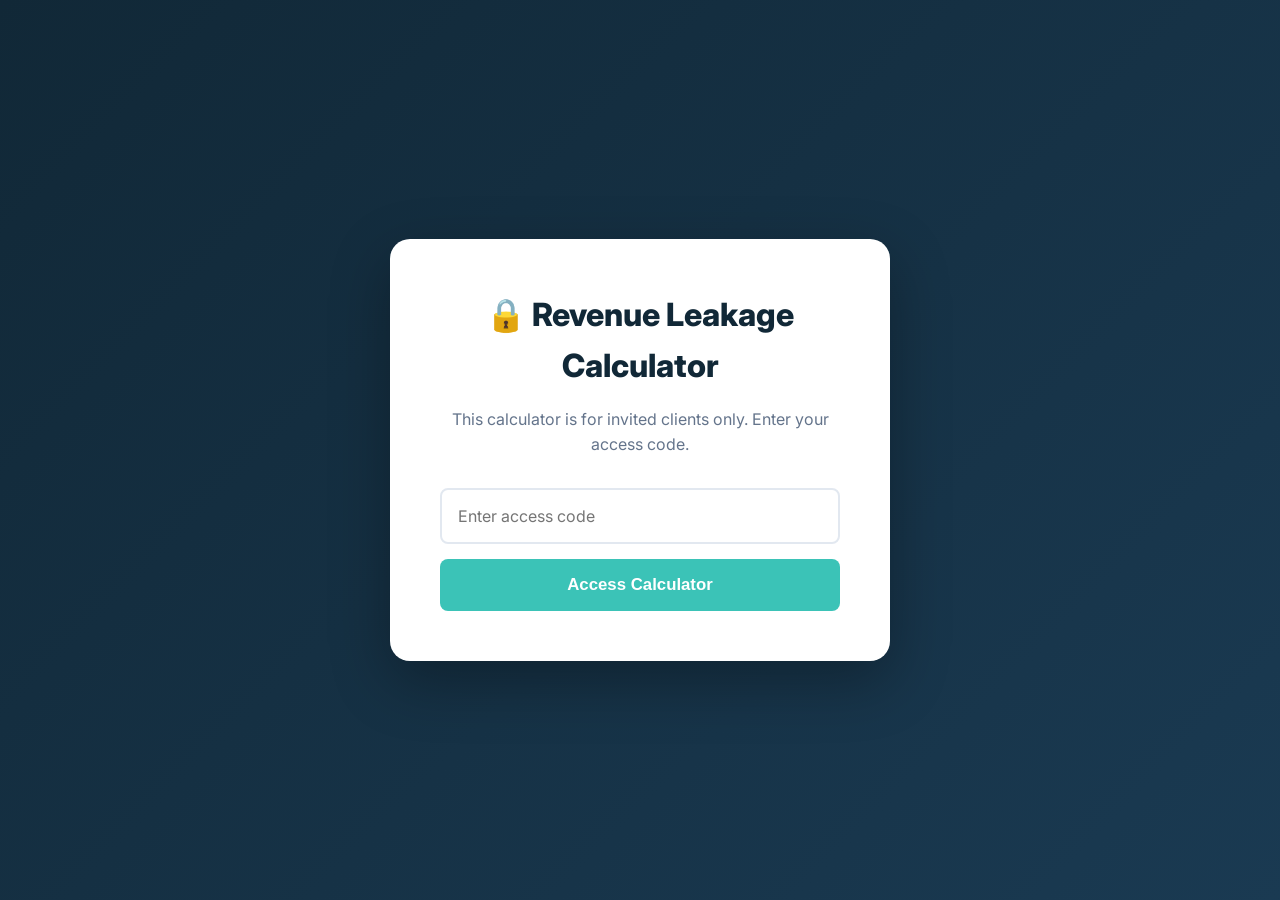
<file: calculator.html>
<!DOCTYPE html>
<html lang="en">
<head>
    <meta charset="UTF-8">
    <meta name="viewport" content="width=device-width, initial-scale=1.0">
    <link rel="icon" type="image/png" sizes="32x32" href="/favicon-32x32.png">
    <title>Revenue Leakage Calculator | Aheri Systems</title>
    <meta name="description" content="Calculate exactly how much revenue your business is losing every month through the 3 critical leaks.">
    <meta name="robots" content="noindex, nofollow">
    <link rel="preconnect" href="https://fonts.googleapis.com">
    <link rel="preconnect" href="https://fonts.gstatic.com" crossorigin>
    <link href="https://fonts.googleapis.com/css2?family=Inter:wght@400;500;600;700;800;900&display=swap" rel="stylesheet">
    <style>
        * { margin: 0; padding: 0; box-sizing: border-box; }
        body { font-family: 'Inter', sans-serif; line-height: 1.6; color: #112837; background: #f8fafc; -webkit-font-smoothing: antialiased; }
        .container { max-width: 1000px; margin: 0 auto; padding: 20px; }
        
        /* Password Screen */
        .password-screen { min-height: 100vh; display: flex; align-items: center; justify-content: center; background: linear-gradient(135deg, #112837 0%, #1a3a52 100%); padding: 20px; }
        .password-box { background: white; border-radius: 20px; padding: 50px; max-width: 500px; width: 100%; text-align: center; box-shadow: 0 20px 60px rgba(0, 0, 0, 0.3); }
        .password-box h1 { font-size: 2rem; margin-bottom: 15px; color: #112837; font-weight: 800; }
        .password-box p { color: #64748b; margin-bottom: 30px; font-size: 1rem; }
        .password-input { width: 100%; padding: 16px; border: 2px solid #e2e8f0; border-radius: 8px; font-size: 1rem; margin-bottom: 15px; font-family: inherit; }
        .password-input:focus { outline: none; border-color: #3bc3b7; }
        .password-button { width: 100%; padding: 16px; background: #3bc3b7; color: white; border: none; border-radius: 8px; font-size: 1.05rem; font-weight: 600; cursor: pointer; transition: all 0.3s; }
        .password-button:hover { background: #2da89e; transform: translateY(-2px); }
        .password-error { color: #ef4444; font-size: 0.9rem; margin-top: 10px; display: none; }

        /* Currency Toggle */
        .currency-toggle { display: flex; gap: 10px; justify-content: center; align-items: center; margin-bottom: 20px; }
        .currency-btn { padding: 10px 24px; border: 2px solid rgba(255, 255, 255, 0.3); background: rgba(255, 255, 255, 0.1); color: white; border-radius: 8px; cursor: pointer; font-weight: 600; transition: all 0.3s; }
        .currency-btn.active { background: #3bc3b7; border-color: #3bc3b7; }
        .currency-btn:hover { background: rgba(59, 195, 183, 0.3); }

        /* Calculator */
        .calculator-screen { display: none; padding: 40px 20px 80px; }
        .calc-header { background: linear-gradient(135deg, #112837 0%, #1a3a52 100%); color: white; padding: 50px 40px; border-radius: 20px; margin-bottom: 40px; text-align: center; }
        .calc-header h1 { font-size: 2.8rem; margin-bottom: 15px; font-weight: 900; line-height: 1.2; }
        .calc-header p { font-size: 1.2rem; opacity: 0.95; }
        .gradient-text { background: linear-gradient(135deg, #3bc3b7 0%, #5fd4c7 100%); -webkit-background-clip: text; -webkit-text-fill-color: transparent; }

        /* Client Info */
        .client-info { background: white; padding: 35px; border-radius: 16px; margin-bottom: 40px; box-shadow: 0 2px 10px rgba(0, 0, 0, 0.05); }
        .client-info h3 { font-size: 1.3rem; margin-bottom: 25px; color: #112837; font-weight: 700; }
        .info-grid { display: grid; grid-template-columns: repeat(2, 1fr); gap: 20px; }
        .info-field { display: flex; flex-direction: column; }
        .info-field label { font-size: 0.9rem; color: #64748b; margin-bottom: 8px; font-weight: 500; }
        .info-field input, .info-field select { padding: 12px; border: 2px solid #e2e8f0; border-radius: 8px; font-size: 1rem; font-family: inherit; }
        .info-field input:focus, .info-field select:focus { outline: none; border-color: #3bc3b7; }

        /* Leak Cards */
        .leak-card { background: white; padding: 45px; border-radius: 20px; margin-bottom: 35px; box-shadow: 0 4px 20px rgba(0, 0, 0, 0.08); border-left: 6px solid #ef4444; }
        .leak-header { margin-bottom: 35px; }
        .leak-number { display: inline-block; background: #ef4444; color: white; width: 50px; height: 50px; border-radius: 50%; text-align: center; line-height: 50px; font-weight: 900; font-size: 1.3rem; margin-bottom: 15px; }
        .leak-card h2 { font-size: 2rem; color: #112837; margin-bottom: 12px; font-weight: 800; }
        .leak-subtitle { color: #64748b; font-size: 1.1rem; line-height: 1.7; }
        
        .input-group { margin-bottom: 35px; }
        .input-label { font-size: 1.15rem; color: #112837; margin-bottom: 15px; font-weight: 600; display: block; }
        .number-input { width: 100%; max-width: 350px; padding: 16px; border: 3px solid #e2e8f0; border-radius: 12px; font-size: 1.2rem; font-weight: 700; font-family: inherit; }
        .number-input:focus { outline: none; border-color: #3bc3b7; }
        .helper-text { font-size: 0.95rem; color: #64748b; margin-top: 10px; font-style: italic; }

        .slider-container { margin-top: 15px; }
        .slider { width: 100%; max-width: 500px; height: 10px; border-radius: 5px; background: #e2e8f0; outline: none; -webkit-appearance: none; }
        .slider::-webkit-slider-thumb { -webkit-appearance: none; width: 28px; height: 28px; border-radius: 50%; background: #3bc3b7; cursor: pointer; box-shadow: 0 3px 12px rgba(59, 195, 183, 0.5); }
        .slider::-moz-range-thumb { width: 28px; height: 28px; border-radius: 50%; background: #3bc3b7; cursor: pointer; border: none; box-shadow: 0 3px 12px rgba(59, 195, 183, 0.5); }
        .slider-value { display: inline-block; background: #3bc3b7; color: white; padding: 10px 24px; border-radius: 25px; font-weight: 800; font-size: 1.2rem; margin-top: 15px; }

        .pain-calc { background: linear-gradient(135deg, #fee2e2 0%, #fecaca 100%); border: 3px solid #ef4444; border-radius: 12px; padding: 25px; margin-top: 25px; }
        .pain-calc h4 { color: #991b1b; font-size: 1.1rem; margin-bottom: 15px; font-weight: 800; }
        .pain-item { display: flex; justify-content: space-between; margin-bottom: 12px; font-size: 1.05rem; }
        .pain-item span:first-child { color: #7f1d1d; font-weight: 500; }
        .pain-item span:last-child { color: #dc2626; font-weight: 800; }

        /* Time Savings Box */
        .time-savings { background: linear-gradient(135deg, #dbeafe 0%, #bfdbfe 100%); border: 3px solid #3b82f6; border-radius: 12px; padding: 25px; margin-top: 25px; }
        .time-savings h4 { color: #1e40af; font-size: 1.1rem; margin-bottom: 15px; font-weight: 800; }
        .time-item { display: flex; justify-content: space-between; margin-bottom: 12px; font-size: 1.05rem; }
        .time-item span:first-child { color: #1e3a8a; font-weight: 500; }
        .time-item span:last-child { color: #1d4ed8; font-weight: 800; }

        .leak-result { background: linear-gradient(135deg, #7f1d1d 0%, #991b1b 100%); color: white; border-radius: 16px; padding: 35px; margin-top: 35px; text-align: center; }
        .leak-result h3 { font-size: 1.4rem; margin-bottom: 15px; font-weight: 700; opacity: 0.95; }
        .leak-result .amount { font-size: 3rem; font-weight: 900; margin-bottom: 10px; display: block; text-shadow: 0 2px 10px rgba(0, 0, 0, 0.3); }
        .leak-result .annual { font-size: 1.15rem; font-weight: 600; opacity: 0.9; }

        /* Total Summary */
        .total-summary { background: linear-gradient(135deg, #991b1b 0%, #dc2626 100%); color: white; padding: 60px 50px; border-radius: 20px; margin: 60px 0; text-align: center; box-shadow: 0 15px 50px rgba(220, 38, 38, 0.4); }
        .total-summary h2 { font-size: 2.8rem; margin-bottom: 30px; font-weight: 900; }
        .total-amount { font-size: 4.5rem; font-weight: 900; margin-bottom: 30px; display: block; text-shadow: 0 3px 15px rgba(0, 0, 0, 0.3); }
        .breakdown-amounts { display: flex; justify-content: center; gap: 60px; flex-wrap: wrap; margin-bottom: 40px; }
        .breakdown-item { text-align: center; }
        .breakdown-item .label { font-size: 1rem; opacity: 0.9; margin-bottom: 10px; }
        .breakdown-item .value { font-size: 2.2rem; font-weight: 900; }

        .pain-breakdown { background: rgba(255, 255, 255, 0.15); backdrop-filter: blur(10px); border-radius: 16px; padding: 35px; margin-top: 40px; text-align: left; }
        .pain-breakdown h3 { font-size: 1.5rem; margin-bottom: 25px; font-weight: 800; }
        .pain-breakdown ul { list-style: none; }
        .pain-breakdown li { padding: 12px 0; padding-left: 40px; position: relative; font-size: 1.15rem; line-height: 1.6; }
        .pain-breakdown li:before { content: "💸"; position: absolute; left: 0; font-size: 1.5rem; }

        /* System Fix */
        .system-fix { background: white; padding: 50px; border-radius: 20px; margin: 50px 0; box-shadow: 0 4px 20px rgba(0, 0, 0, 0.08); }
        .system-fix h2 { font-size: 2.5rem; text-align: center; margin-bottom: 20px; color: #112837; font-weight: 800; }
        .system-fix .intro { text-align: center; font-size: 1.15rem; color: #64748b; margin-bottom: 45px; line-height: 1.7; }
        
        .systems-grid { display: grid; grid-template-columns: repeat(2, 1fr); gap: 30px; margin-bottom: 45px; }
        .system-card { background: linear-gradient(135deg, #f0fdfc 0%, #ccfbf1 100%); border: 3px solid #3bc3b7; border-radius: 16px; padding: 35px; }
        .system-card h3 { color: #0f766e; font-size: 1.4rem; margin-bottom: 15px; font-weight: 800; }
        .system-card p { color: #115e59; font-size: 1.05rem; line-height: 1.7; margin-bottom: 20px; }
        .system-card ul { list-style: none; }
        .system-card li { padding: 8px 0; padding-left: 28px; position: relative; color: #0f766e; font-size: 0.95rem; font-weight: 500; }
        .system-card li:before { content: "✓"; position: absolute; left: 0; color: #3bc3b7; font-weight: bold; font-size: 1.3rem; }

        /* CTA */
        .final-cta { background: linear-gradient(135deg, #3bc3b7 0%, #2da89e 100%); padding: 60px 50px; border-radius: 20px; text-align: center; color: white; margin: 60px 0; box-shadow: 0 15px 50px rgba(59, 195, 183, 0.4); }
        .final-cta h2 { font-size: 2.8rem; margin-bottom: 22px; font-weight: 900; }
        .final-cta p { font-size: 1.25rem; margin-bottom: 35px; opacity: 0.95; line-height: 1.7; }
        .final-cta-button { display: inline-block; padding: 24px 55px; background: white; color: #3bc3b7; text-decoration: none; border-radius: 12px; font-size: 1.35rem; font-weight: 900; transition: all 0.3s; box-shadow: 0 6px 25px rgba(0, 0, 0, 0.2); }
        .final-cta-button:hover { transform: translateY(-3px); box-shadow: 0 8px 30px rgba(0, 0, 0, 0.25); }
        .final-cta .note { margin-top: 25px; font-size: 1.05rem; opacity: 0.9; }

        .print-button { position: fixed; bottom: 30px; right: 30px; background: #112837; color: white; padding: 16px 30px; border-radius: 30px; border: none; font-size: 1rem; font-weight: 600; cursor: pointer; box-shadow: 0 4px 20px rgba(17, 40, 55, 0.3); transition: all 0.3s; z-index: 1000; }
        .print-button:hover { transform: translateY(-3px); box-shadow: 0 6px 25px rgba(17, 40, 55, 0.4); }

        @media (max-width: 768px) {
            .calc-header { padding: 35px 25px; }
            .calc-header h1 { font-size: 2rem; }
            .info-grid { grid-template-columns: 1fr; }
            .leak-card { padding: 30px 20px; }
            .total-amount { font-size: 2.8rem; }
            .breakdown-amounts { flex-direction: column; gap: 25px; }
            .systems-grid { grid-template-columns: 1fr; }
            .total-summary, .final-cta { padding: 40px 25px; }
        }
        @media print {
            .print-button, .final-cta { display: none; }
        }
        .hidden { display: none !important; }
    </style>
</head>
<body>
    <!-- Password Screen -->
    <div class="password-screen" id="passwordScreen">
        <div class="password-box">
            <h1>🔒 Revenue Leakage Calculator</h1>
            <p>This calculator is for invited clients only. Enter your access code.</p>
            <input type="password" class="password-input" id="passwordInput" placeholder="Enter access code" autocomplete="off">
            <button class="password-button" onclick="checkPassword()">Access Calculator</button>
            <p class="password-error" id="passwordError">Incorrect code. Please try again.</p>
        </div>
    </div>

    <!-- Calculator Screen -->
    <div class="calculator-screen" id="calculatorScreen">
        <div class="container">
            <div class="calc-header">
                <h1>How Much Revenue Are You<br><span class="gradient-text">Losing Every Month?</span></h1>
                <p>Calculate your revenue leakage in 3 minutes</p>
                
                <div class="currency-toggle">
                    <button class="currency-btn active" onclick="setCurrency('KES')" id="kesBtn">KES</button>
                    <button class="currency-btn" onclick="setCurrency('USD')" id="usdBtn">USD</button>
                </div>
            </div>

            <div class="client-info">
                <h3>Your Business Information</h3>
                <div class="info-grid">
                    <div class="info-field">
                        <label>Business Name *</label>
                        <input type="text" id="businessName" placeholder="Your business name">
                    </div>
                    <div class="info-field">
                        <label>Your Email *</label>
                        <input type="email" id="clientEmail" placeholder="your@email.com">
                    </div>
                    <div class="info-field">
                        <label>Industry</label>
                        <select id="industry">
                            <option>Real Estate</option>
                            <option>Healthcare</option>
                            <option>E-commerce</option>
                            <option>Education</option>
                            <option>Home Services</option>
                            <option>Automotive</option>
                            <option>Professional Services</option>
                            <option>Insurance</option>
                            <option>Other</option>
                        </select>
                    </div>
                    <div class="info-field">
                        <label>Team Size</label>
                        <input type="number" id="teamSize" value="5" min="1" oninput="calculate()">
                    </div>
                </div>
            </div>

            <!-- LEAK 1: Marketing/Sales -->
            <div class="leak-card">
                <div class="leak-header">
                    <div class="leak-number">1</div>
                    <h2>The Marketing/Sales Leak</h2>
                    <p class="leak-subtitle">How many opportunities are you losing because leads slip through the cracks?</p>
                </div>

                <div class="input-group">
                    <label class="input-label">How many inquiries/leads do you get per month?</label>
                    <input type="number" class="number-input" id="inquiries" value="50" min="0" oninput="calculate()">
                    <p class="helper-text">From ALL sources: website, phone, WhatsApp, social media, referrals</p>
                </div>

                <div class="input-group">
                    <label class="input-label">What % of inquiries do you actually capture and respond to?</label>
                    <div class="slider-container">
                        <input type="range" class="slider" id="captureRate" min="0" max="100" value="60" oninput="calculate()">
                        <div class="slider-value"><span id="captureRate_val">60</span>%</div>
                    </div>
                    <p class="helper-text">Be honest—how many slip through the cracks because you're busy or it's after hours?</p>
                    
                    <div class="pain-calc">
                        <h4>💔 The Pain:</h4>
                        <div class="pain-item">
                            <span>Inquiries you're MISSING each month:</span>
                            <span id="missedInquiries">—</span>
                        </div>
                        <div class="pain-item">
                            <span>With 95% capture (our system):</span>
                            <span id="recoveredInquiries">—</span>
                        </div>
                    </div>
                </div>

                <div class="input-group">
                    <label class="input-label">What % of captured inquiries become paying customers?</label>
                    <div class="slider-container">
                        <input type="range" class="slider" id="conversionRate" min="0" max="50" value="20" oninput="calculate()">
                        <div class="slider-value"><span id="conversionRate_val">20</span>%</div>
                    </div>
                    <p class="helper-text">Your current close rate from first contact to paid customer</p>
                </div>

                <div class="input-group">
                    <label class="input-label">What's your average customer value?</label>
                    <input type="number" class="number-input" id="avgValue" value="50000" min="0" oninput="calculate()">
                    <p class="helper-text">Average revenue per customer (first purchase/transaction)</p>
                </div>

                <div class="leak-result">
                    <h3>LEAK #1: Marketing/Sales Leakage</h3>
                    <span class="amount" id="leak1Monthly">KES 0</span>
                    <p class="annual">Annual Loss: <strong id="leak1Annual">KES 0</strong></p>
                </div>
            </div>

            <!-- LEAK 2: Conversion -->
            <div class="leak-card">
                <div class="leak-header">
                    <div class="leak-number">2</div>
                    <h2>The Conversion Leak</h2>
                    <p class="leak-subtitle">How many qualified prospects stall in your pipeline and never close?</p>
                </div>

                <div class="input-group">
                    <label class="input-label">How many qualified prospects enter your pipeline monthly?</label>
                    <input type="number" class="number-input" id="pipeline" value="30" min="0" oninput="calculate()">
                    <p class="helper-text">People who've shown serious interest but haven't bought yet</p>
                </div>

                <div class="input-group">
                    <label class="input-label">What % of these qualified prospects actually close?</label>
                    <div class="slider-container">
                        <input type="range" class="slider" id="closeRate" min="0" max="50" value="15" oninput="calculate()">
                        <div class="slider-value"><span id="closeRate_val">15</span>%</div>
                    </div>
                    <p class="helper-text">Be honest—how many "hot leads" go cold because follow-up is chaotic?</p>
                    
                    <div class="pain-calc">
                        <h4>💔 The Pain:</h4>
                        <div class="pain-item">
                            <span>Deals you're closing now:</span>
                            <span id="currentDeals">—</span>
                        </div>
                        <div class="pain-item">
                            <span>With 30% close rate (organized pipeline):</span>
                            <span id="betterDeals">—</span>
                        </div>
                        <div class="pain-item">
                            <span>Extra deals you're LOSING:</span>
                            <span id="lostDeals">—</span>
                        </div>
                    </div>
                </div>

                <div class="leak-result">
                    <h3>LEAK #2: Conversion Leakage</h3>
                    <span class="amount" id="leak2Monthly">KES 0</span>
                    <p class="annual">Annual Loss: <strong id="leak2Annual">KES 0</strong></p>
                </div>
            </div>

            <!-- LEAK 3: Operations -->
            <div class="leak-card">
                <div class="leak-header">
                    <div class="leak-number">3</div>
                    <h2>The Operations Leak</h2>
                    <p class="leak-subtitle">How much future revenue AND time are you losing to manual chaos and poor retention?</p>
                </div>

                <div class="input-group">
                    <label class="input-label">How many customers did you serve in the last 12 months?</label>
                    <input type="number" class="number-input" id="pastCustomers" value="200" min="0" oninput="calculate()">
                </div>

                <div class="input-group">
                    <label class="input-label">What % become repeat customers or refer others?</label>
                    <div class="slider-container">
                        <input type="range" class="slider" id="retentionRate" min="0" max="60" value="15" oninput="calculate()">
                        <div class="slider-value"><span id="retentionRate_val">15</span>%</div>
                    </div>
                    <p class="helper-text">Be brutally honest—do you even have a system to stay in touch?</p>
                    
                    <div class="pain-calc">
                        <h4>💔 The Revenue Pain:</h4>
                        <div class="pain-item">
                            <span>Current repeat/referral customers:</span>
                            <span id="currentRepeat">—</span>
                        </div>
                        <div class="pain-item">
                            <span>With 40% retention rate (our system):</span>
                            <span id="betterRepeat">—</span>
                        </div>
                        <div class="pain-item">
                            <span>Extra customers you're LOSING:</span>
                            <span id="lostRepeat">—</span>
                        </div>
                    </div>
                </div>

                <div class="input-group">
                    <label class="input-label">How many hours per week does your team spend on manual admin?</label>
                    <div class="slider-container">
                        <input type="range" class="slider" id="manualHours" min="0" max="80" value="30" oninput="calculate()">
                        <div class="slider-value"><span id="manualHours_val">30</span> hrs/week</div>
                    </div>
                    <p class="helper-text">Data entry, follow-up tracking, scheduling, reporting, manual coordination—all the "busy work"</p>
                    
                    <div class="time-savings">
                        <h4>⏰ The Time Pain:</h4>
                        <div class="time-item">
                            <span>Time wasted on manual work per year:</span>
                            <span id="wastedHours">—</span>
                        </div>
                        <div class="time-item">
                            <span>With automation (70% reduction):</span>
                            <span id="savedHours">—</span>
                        </div>
                        <div class="time-item">
                            <span>Cost of wasted time (@ <span class="currency-symbol">KES</span> 500/hr):</span>
                            <span id="timeCost">—</span>
                        </div>
                    </div>
                </div>

                <div class="leak-result">
                    <h3>LEAK #3: Operations Leakage</h3>
                    <span class="amount" id="leak3Annual">KES 0</span>
                    <p class="annual">Revenue Loss (Annual) + Time Cost = Total Operations Leak</p>
                </div>
            </div>

            <!-- TOTAL SUMMARY -->
            <div class="total-summary">
                <h2>🚨 YOUR TOTAL REVENUE LEAKAGE</h2>
                <span class="total-amount" id="totalAnnual">KES 0</span>
                
                <div class="breakdown-amounts">
                    <div class="breakdown-item">
                        <div class="label">Per Month</div>
                        <div class="value" id="totalMonthly">KES 0</div>
                    </div>
                    <div class="breakdown-item">
                        <div class="label">Per Week</div>
                        <div class="value" id="totalWeekly">KES 0</div>
                    </div>
                    <div class="breakdown-item">
                        <div class="label">Per Day</div>
                        <div class="value" id="totalDaily">KES 0</div>
                    </div>
                </div>

                <div class="pain-breakdown">
                    <h3>Where Your Money is Bleeding:</h3>
                    <ul>
                        <li><strong>Leak #1 (Marketing/Sales):</strong> <span id="emo_leak1">KES 0</span>/year from missed inquiries</li>
                        <li><strong>Leak #2 (Conversion):</strong> <span id="emo_leak2">KES 0</span>/year from stalled deals</li>
                        <li><strong>Leak #3 (Operations - Revenue):</strong> <span id="emo_leak3_revenue">KES 0</span>/year from lost customers</li>
                        <li><strong>Leak #3 (Operations - Time):</strong> <span id="emo_leak3_time">KES 0</span>/year from manual chaos (<span id="emo_hours">0</span> hours wasted)</li>
                    </ul>
                    <p style="margin-top: 25px; font-size: 1.25rem; font-weight: 800;">This is money you're ALREADY EARNING—you're just not keeping it.</p>
                </div>
            </div>

            <!-- SYSTEM FIX -->
            <div class="system-fix">
                <h2>Here's How Our <span class="gradient-text">4 Systems</span> Stop the Bleeding</h2>
                <p class="intro">Each system targets one of your leaks + operations chaos. Working together, they turn revenue leakage into revenue capture.</p>

                <div class="systems-grid">
                    <div class="system-card">
                        <h3>System 1: Customer Acquisition</h3>
                        <p><strong>Fixes Leak #1</strong></p>
                        <ul>
                            <li>Captures 95%+ of all inquiries</li>
                            <li>AI responds in <60 seconds, 24/7</li>
                            <li>Nothing falls through cracks</li>
                        </ul>
                        <p style="margin-top: 15px; font-weight: 700; color: #0f766e;">Recovers: <span id="sys1_recovery">KES 0</span>/year</p>
                    </div>

                    <div class="system-card">
                        <h3>System 2: Customer Conversion</h3>
                        <p><strong>Fixes Leak #2</strong></p>
                        <ul>
                            <li>Complete pipeline visibility</li>
                            <li>Automated follow-up sequences</li>
                            <li>Intelligent deal forecasting</li>
                        </ul>
                        <p style="margin-top: 15px; font-weight: 700; color: #0f766e;">Recovers: <span id="sys2_recovery">KES 0</span>/year</p>
                    </div>

                    <div class="system-card">
                        <h3>System 3: Customer Retention</h3>
                        <p><strong>Fixes Leak #3 (Revenue)</strong></p>
                        <ul>
                            <li>Systematic retention campaigns</li>
                            <li>Automated referral engine</li>
                            <li>Lifetime value maximization</li>
                        </ul>
                        <p style="margin-top: 15px; font-weight: 700; color: #0f766e;">Recovers: <span id="sys3_recovery">KES 0</span>/year</p>
                    </div>

                    <div class="system-card">
                        <h3>System 4: Operations Command</h3>
                        <p><strong>Fixes Leak #3 (Time + Chaos)</strong></p>
                        <ul>
                            <li>70% reduction in manual work</li>
                            <li>Automated workflows & coordination</li>
                            <li>Real-time performance tracking</li>
                        </ul>
                        <p style="margin-top: 15px; font-weight: 700; color: #0f766e;">Saves: <span id="sys4_timesaved">0</span> hours/year (<span id="sys4_costsaved">KES 0</span>)</p>
                    </div>
                </div>

                <div style="background: #fffbeb; border: 3px solid #f59e0b; border-radius: 16px; padding: 35px; margin-top: 45px; text-align: center;">
                    <h3 style="color: #92400e; font-size: 1.5rem; margin-bottom: 15px; font-weight: 800;">Conservative Recovery (30% of leakage):</h3>
                    <p style="color: #78350f; font-size: 2.5rem; font-weight: 900; margin-bottom: 10px;" id="conservative_recovery">KES 0</p>
                    <p style="color: #92400e; font-size: 1.1rem; font-weight: 600;">That's <span id="monthly_recovery" style="font-size: 1.3rem;">KES 0</span> per month you get BACK</p>
                </div>
            </div>

            <!-- FINAL CTA -->
            <div class="final-cta">
                <h2>Ready to Stop the Bleeding?</h2>
                <p>Book a Free Revenue Audit and we'll show you exactly where your money is leaking</p>
                <a href="https://calendar.app.google/pm9QhCkfKvTPau3D9" class="final-cta-button" target="_blank">📅 Book Free Audit</a>
                <p class="note">45 minutes • Zero commitment • See your exact leakage points</p>
            </div>
        </div>
        
        <button class="print-button" onclick="window.print()">📄 Print Report</button>
    </div>

    <script>
        let currentCurrency = 'KES';
        const exchangeRate = 130; // 1 USD = 130 KES (approximate)

        function setCurrency(currency) {
            currentCurrency = currency;
            document.getElementById('kesBtn').classList.toggle('active', currency === 'KES');
            document.getElementById('usdBtn').classList.toggle('active', currency === 'USD');
            
            // Update all currency symbols
            document.querySelectorAll('.currency-symbol').forEach(el => {
                el.textContent = currency;
            });
            
            calculate();
        }

        function checkPassword() {
            const password = document.getElementById('passwordInput').value;
            if (password === 'AheriRevenue2026') {
                document.getElementById('passwordScreen').style.display = 'none';
                document.getElementById('calculatorScreen').style.display = 'block';
                calculate();
            } else {
                document.getElementById('passwordError').style.display = 'block';
            }
        }

        document.getElementById('passwordInput')?.addEventListener('keypress', function(e) {
            if (e.key === 'Enter') checkPassword();
        });

        function formatCurrency(amount) {
            // Convert to selected currency
            const convertedAmount = currentCurrency === 'USD' ? amount / exchangeRate : amount;
            const symbol = currentCurrency;
            
            if (convertedAmount >= 1000000) {
                return symbol + ' ' + (convertedAmount / 1000000).toFixed(1) + 'M';
            } else if (convertedAmount >= 1000) {
                return symbol + ' ' + (convertedAmount / 1000).toFixed(0) + 'K';
            } else {
                return symbol + ' ' + convertedAmount.toLocaleString('en-US', {maximumFractionDigits: 0});
            }
        }

        function calculate() {
            // Inputs
            const inquiries = parseFloat(document.getElementById('inquiries')?.value) || 0;
            const captureRate = parseFloat(document.getElementById('captureRate')?.value) || 0;
            const conversionRate = parseFloat(document.getElementById('conversionRate')?.value) || 0;
            const avgValue = parseFloat(document.getElementById('avgValue')?.value) || 0;
            const pipeline = parseFloat(document.getElementById('pipeline')?.value) || 0;
            const closeRate = parseFloat(document.getElementById('closeRate')?.value) || 0;
            const pastCustomers = parseFloat(document.getElementById('pastCustomers')?.value) || 0;
            const retentionRate = parseFloat(document.getElementById('retentionRate')?.value) || 0;
            const teamSize = parseFloat(document.getElementById('teamSize')?.value) || 1;
            const manualHours = parseFloat(document.getElementById('manualHours')?.value) || 0;

            // Update sliders
            document.getElementById('captureRate_val').textContent = captureRate;
            document.getElementById('conversionRate_val').textContent = conversionRate;
            document.getElementById('closeRate_val').textContent = closeRate;
            document.getElementById('retentionRate_val').textContent = retentionRate;
            document.getElementById('manualHours_val').textContent = manualHours;

            // LEAK 1 CALCULATION
            const captured = inquiries * (captureRate / 100);
            const missed = inquiries - captured;
            const withSystem = inquiries * 0.95;
            const recovered = withSystem - captured;
            const extraCustomers1 = recovered * (conversionRate / 100);
            const leak1Monthly = extraCustomers1 * avgValue;
            const leak1Annual = leak1Monthly * 12;

            document.getElementById('missedInquiries').textContent = Math.round(missed) + ' inquiries';
            document.getElementById('recoveredInquiries').textContent = '+' + Math.round(recovered) + ' more';
            document.getElementById('leak1Monthly').textContent = formatCurrency(leak1Monthly);
            document.getElementById('leak1Annual').textContent = formatCurrency(leak1Annual);

            // LEAK 2 CALCULATION
            const currentDeals = pipeline * (closeRate / 100);
            const betterDeals = pipeline * 0.30;
            const lostDeals = betterDeals - currentDeals;
            const leak2Monthly = lostDeals * avgValue;
            const leak2Annual = leak2Monthly * 12;

            document.getElementById('currentDeals').textContent = currentDeals.toFixed(1) + ' deals/mo';
            document.getElementById('betterDeals').textContent = betterDeals.toFixed(1) + ' deals/mo';
            document.getElementById('lostDeals').textContent = lostDeals.toFixed(1) + ' deals/mo';
            document.getElementById('leak2Monthly').textContent = formatCurrency(leak2Monthly);
            document.getElementById('leak2Annual').textContent = formatCurrency(leak2Annual);

            // LEAK 3 CALCULATION (Revenue)
            const currentRepeat = pastCustomers * (retentionRate / 100);
            const betterRepeat = pastCustomers * 0.40;
            const lostRepeat = betterRepeat - currentRepeat;
            const leak3RevenueAnnual = lostRepeat * avgValue;

            document.getElementById('currentRepeat').textContent = Math.round(currentRepeat) + ' customers';
            document.getElementById('betterRepeat').textContent = Math.round(betterRepeat) + ' customers';
            document.getElementById('lostRepeat').textContent = Math.round(lostRepeat) + ' customers/year';

            // LEAK 3 CALCULATION (Time)
            const annualManualHours = manualHours * 52; // hours per year
            const savedHoursWithAutomation = annualManualHours * 0.70; // 70% reduction
            const hourlyRate = currentCurrency === 'KES' ? 500 : 500 / exchangeRate; // KES 500/hr or USD equivalent
            const timeCostAnnual = annualManualHours * hourlyRate;
            const timeSavingsAnnual = savedHoursWithAutomation * hourlyRate;

            document.getElementById('wastedHours').textContent = Math.round(annualManualHours).toLocaleString() + ' hours';
            document.getElementById('savedHours').textContent = Math.round(savedHoursWithAutomation).toLocaleString() + ' hours saved';
            document.getElementById('timeCost').textContent = formatCurrency(timeCostAnnual);

            // TOTAL LEAK 3 (Revenue + Time)
            const leak3Annual = leak3RevenueAnnual + timeCostAnnual;
            document.getElementById('leak3Annual').textContent = formatCurrency(leak3Annual);

            // TOTALS
            const totalAnnual = leak1Annual + leak2Annual + leak3Annual;
            const totalMonthly = totalAnnual / 12;
            const totalWeekly = totalAnnual / 52;
            const totalDaily = totalAnnual / 365;

            document.getElementById('totalAnnual').textContent = formatCurrency(totalAnnual);
            document.getElementById('totalMonthly').textContent = formatCurrency(totalMonthly);
            document.getElementById('totalWeekly').textContent = formatCurrency(totalWeekly);
            document.getElementById('totalDaily').textContent = formatCurrency(totalDaily);
            
            document.getElementById('emo_leak1').textContent = formatCurrency(leak1Annual);
            document.getElementById('emo_leak2').textContent = formatCurrency(leak2Annual);
            document.getElementById('emo_leak3_revenue').textContent = formatCurrency(leak3RevenueAnnual);
            document.getElementById('emo_leak3_time').textContent = formatCurrency(timeCostAnnual);
            document.getElementById('emo_hours').textContent = Math.round(annualManualHours).toLocaleString();

            // SYSTEM RECOVERY
            const sys1_recovery = leak1Annual * 0.30;
            const sys2_recovery = leak2Annual * 0.30;
            const sys3_recovery = leak3RevenueAnnual * 0.30; // Only revenue part
            const conservative = totalAnnual * 0.30;

            document.getElementById('sys1_recovery').textContent = formatCurrency(sys1_recovery);
            document.getElementById('sys2_recovery').textContent = formatCurrency(sys2_recovery);
            document.getElementById('sys3_recovery').textContent = formatCurrency(sys3_recovery);
            document.getElementById('sys4_timesaved').textContent = Math.round(savedHoursWithAutomation).toLocaleString();
            document.getElementById('sys4_costsaved').textContent = formatCurrency(timeSavingsAnnual);
            document.getElementById('conservative_recovery').textContent = formatCurrency(conservative);
            document.getElementById('monthly_recovery').textContent = formatCurrency(conservative / 12);
        }

        // Auto-calculate on load
        window.addEventListener('DOMContentLoaded', () => {
            setTimeout(() => calculate(), 500);
        });
    </script>
</body>
</html>
</file>
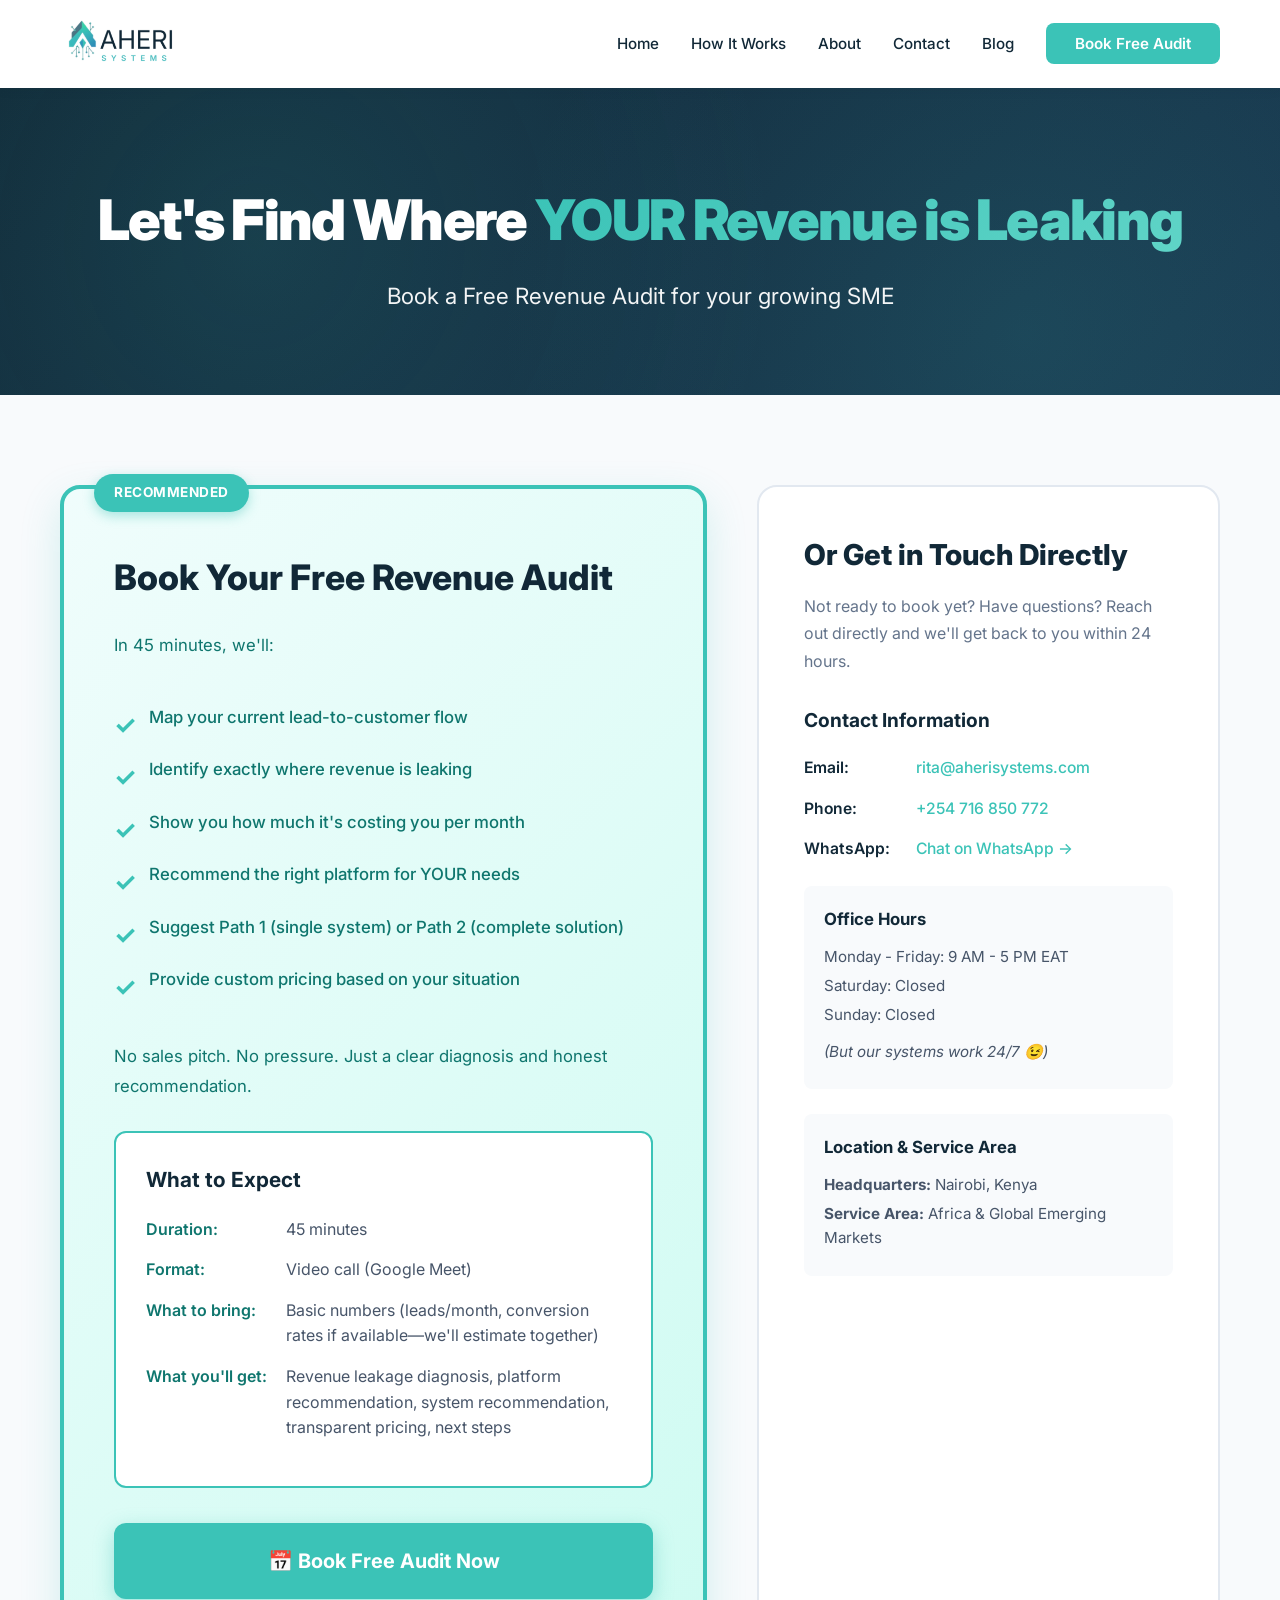
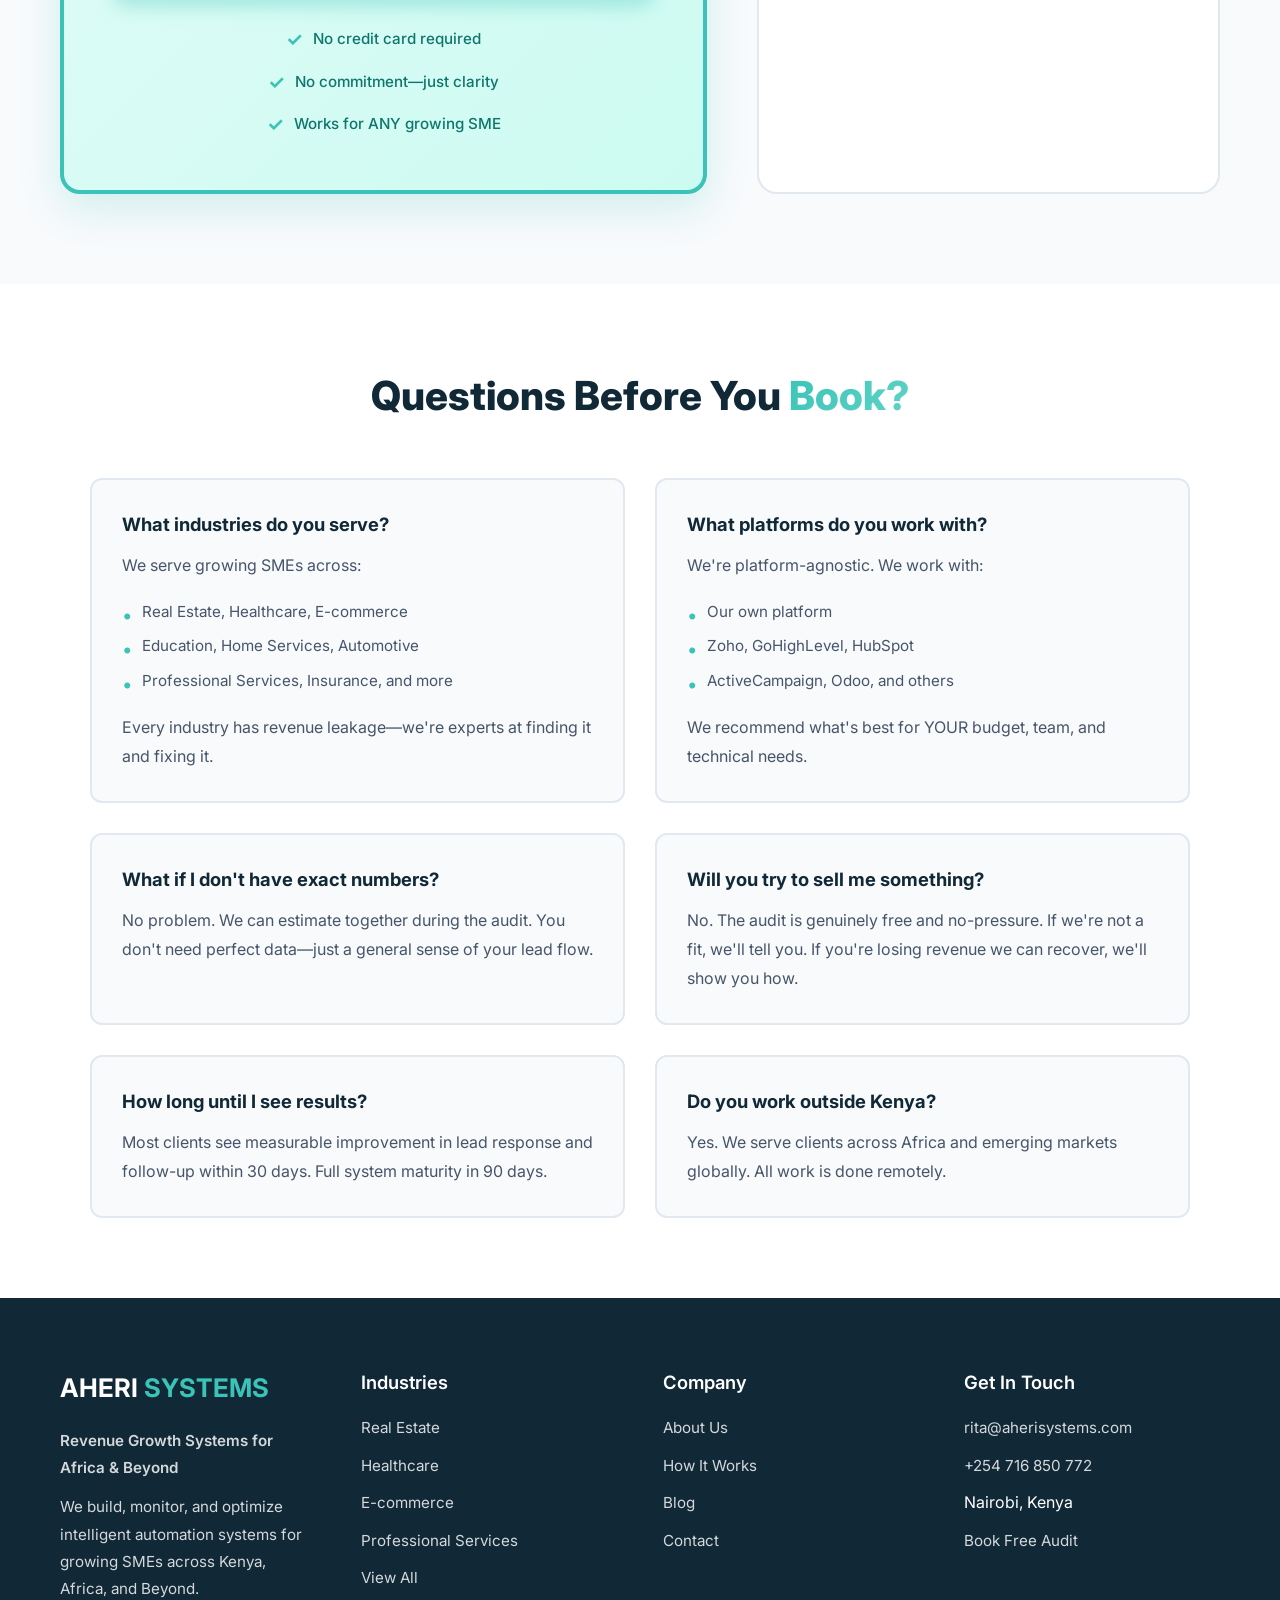
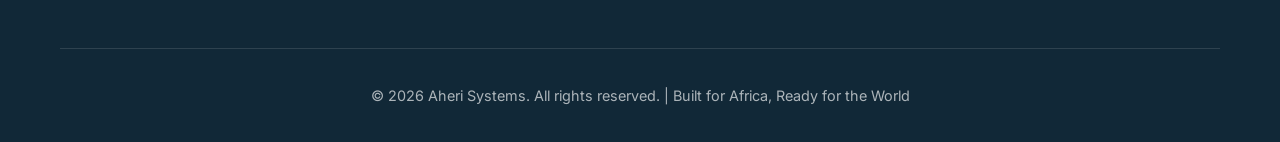
<file: contact.html>
<!DOCTYPE html>
<html lang="en">
<head>
    <meta charset="UTF-8">
    <meta name="viewport" content="width=device-width, initial-scale=1.0">
    <title>Contact Aheri Systems | Book Free Revenue Audit | Kenya</title>
    <link rel="preconnect" href="https://fonts.googleapis.com">
    <link rel="preconnect" href="https://fonts.gstatic.com" crossorigin>
    <link href="https://fonts.googleapis.com/css2?family=Inter:wght@400;500;600;700;800;900&display=swap" rel="stylesheet">
    <style>
        * { margin: 0; padding: 0; box-sizing: border-box; }
        body { font-family: 'Inter', -apple-system, BlinkMacSystemFont, 'Segoe UI', Roboto, sans-serif; line-height: 1.6; color: #112837; background: white; -webkit-font-smoothing: antialiased; }
        .container { max-width: 1200px; margin: 0 auto; padding: 0 20px; }
        .navbar { background: white; box-shadow: 0 2px 10px rgba(17, 40, 55, 0.08); position: sticky; top: 0; z-index: 1000; }
        .nav-wrapper { display: flex; justify-content: space-between; align-items: center; padding: 1rem 0; }
        .logo img { width: 120px; height: auto; }
        .mobile-menu-btn { display: none; flex-direction: column; gap: 4px; background: none; border: none; cursor: pointer; padding: 5px; }
        .mobile-menu-btn span { width: 25px; height: 3px; background: #112837; border-radius: 3px; }
        .nav-menu { display: flex; list-style: none; gap: 2rem; align-items: center; }
        .nav-menu a { text-decoration: none; color: #112837; font-weight: 500; font-size: 0.95rem; transition: color 0.3s; }
        .nav-menu a:hover { color: #3bc3b7; }
        .nav-menu .btn-primary { background: #3bc3b7; color: white; padding: 0.7rem 1.8rem; border-radius: 8px; transition: all 0.3s; font-weight: 600; }
        .nav-menu .btn-primary:hover { background: #2da89e; transform: translateY(-2px); box-shadow: 0 4px 12px rgba(59, 195, 183, 0.3); }
        .hero { background: linear-gradient(135deg, #112837 0%, #1a3a52 100%); color: white; padding: 100px 20px 80px; position: relative; overflow: hidden; }
        .hero::before { content: ''; position: absolute; top: 0; left: 0; right: 0; bottom: 0; background: radial-gradient(circle at 20% 50%, rgba(59, 195, 183, 0.12) 0%, transparent 50%), radial-gradient(circle at 80% 80%, rgba(59, 195, 183, 0.12) 0%, transparent 50%); pointer-events: none; }
        .hero-content { position: relative; z-index: 1; text-align: center; }
        .hero h1 { font-size: 3.5rem; margin-bottom: 25px; font-weight: 900; letter-spacing: -0.03em; line-height: 1.15; }
        .gradient-text { background: linear-gradient(135deg, #3bc3b7 0%, #5fd4c7 100%); -webkit-background-clip: text; -webkit-text-fill-color: transparent; background-clip: text; }
        .hero p { font-size: 1.4rem; max-width: 800px; margin: 0 auto; opacity: 0.95; line-height: 1.7; }
        .contact-section { padding: 90px 20px; background: #f8fafc; }
        .contact-grid { display: grid; grid-template-columns: 1.4fr 1fr; gap: 50px; max-width: 1200px; margin: 0 auto; }
        .book-column { background: linear-gradient(135deg, #f0fdfc 0%, #ccfbf1 100%); border: 4px solid #3bc3b7; border-radius: 20px; padding: 50px; position: relative; box-shadow: 0 15px 40px rgba(59, 195, 183, 0.2); }
        .priority-badge { position: absolute; top: -15px; left: 30px; background: #3bc3b7; color: white; padding: 8px 20px; border-radius: 20px; font-size: 0.85rem; font-weight: 700; text-transform: uppercase; letter-spacing: 0.5px; box-shadow: 0 4px 12px rgba(59, 195, 183, 0.4); }
        .book-column h2 { font-size: 2.2rem; margin-bottom: 25px; color: #112837; font-weight: 800; margin-top: 10px; }
        .book-description { font-size: 1.05rem; color: #0f766e; margin-bottom: 30px; line-height: 1.8; }
        .benefits-list { list-style: none; margin-bottom: 35px; }
        .benefits-list li { padding: 12px 0; padding-left: 35px; position: relative; color: #0f766e; font-size: 1.05rem; line-height: 1.7; font-weight: 500; }
        .benefits-list li:before { content: "✓"; position: absolute; left: 0; color: #3bc3b7; font-weight: bold; font-size: 1.6rem; }
        .audit-details { background: white; border-radius: 12px; padding: 30px; margin-bottom: 35px; border: 2px solid #3bc3b7; }
        .audit-details h3 { font-size: 1.3rem; margin-bottom: 20px; color: #112837; font-weight: 700; }
        .detail-item { display: flex; align-items: flex-start; margin-bottom: 15px; font-size: 1rem; color: #475569; }
        .detail-item strong { min-width: 140px; color: #0f766e; font-weight: 600; }
        .calendar-button { display: block; width: 100%; padding: 22px; background: #3bc3b7; color: white; text-align: center; text-decoration: none; border-radius: 12px; font-size: 1.25rem; font-weight: 700; transition: all 0.3s ease; box-shadow: 0 6px 20px rgba(59, 195, 183, 0.4); margin-bottom: 25px; }
        .calendar-button:hover { background: #2da89e; transform: translateY(-3px); box-shadow: 0 8px 25px rgba(59, 195, 183, 0.5); }
        .trust-elements { display: flex; flex-direction: column; gap: 12px; text-align: center; }
        .trust-item { display: flex; align-items: center; justify-content: center; gap: 10px; font-size: 0.95rem; color: #0f766e; font-weight: 500; }
        .trust-item:before { content: "✓"; color: #3bc3b7; font-weight: bold; font-size: 1.2rem; }
        .contact-column { background: white; border: 2px solid #e2e8f0; border-radius: 20px; padding: 45px; }
        .contact-column h2 { font-size: 1.8rem; margin-bottom: 15px; color: #112837; font-weight: 800; }
        .contact-intro { font-size: 1rem; color: #64748b; margin-bottom: 30px; line-height: 1.7; }
        .direct-contact h3 { font-size: 1.2rem; margin-bottom: 20px; color: #112837; font-weight: 700; }
        .contact-info { list-style: none; }
        .contact-info li { margin-bottom: 15px; display: flex; align-items: start; gap: 12px; font-size: 0.98rem; color: #475569; }
        .contact-info li strong { color: #112837; min-width: 100px; font-weight: 600; }
        .contact-info a { color: #3bc3b7; text-decoration: none; font-weight: 500; }
        .contact-info a:hover { text-decoration: underline; }
        .office-hours { background: #f8fafc; padding: 20px; border-radius: 8px; margin-top: 25px; }
        .office-hours h4 { font-size: 1.05rem; margin-bottom: 12px; color: #112837; font-weight: 700; }
        .office-hours p { font-size: 0.95rem; color: #475569; margin-bottom: 5px; }
        .hours-note { font-size: 0.9rem; color: #64748b; font-style: italic; margin-top: 12px; }
        .faq-section { padding: 80px 20px; background: white; }
        .section-header { text-align: center; margin-bottom: 50px; }
        .section-header h2 { font-size: 2.5rem; margin-bottom: 15px; font-weight: 800; color: #112837; }
        .faq-grid { display: grid; grid-template-columns: repeat(auto-fit, minmax(450px, 1fr)); gap: 30px; max-width: 1100px; margin: 0 auto; }
        .faq-item { background: #f8fafc; border-radius: 12px; padding: 30px; border: 2px solid #e2e8f0; }
        .faq-item h3 { font-size: 1.15rem; margin-bottom: 12px; color: #112837; font-weight: 700; }
        .faq-item p { font-size: 1rem; color: #475569; line-height: 1.8; }
        .faq-item ul { list-style: none; margin-top: 15px; }
        .faq-item ul li { padding: 5px 0; padding-left: 20px; position: relative; color: #475569; font-size: 0.95rem; }
        .faq-item ul li:before { content: "•"; position: absolute; left: 0; color: #3bc3b7; font-size: 1.2rem; }
        .footer { background: #112837; color: white; padding: 70px 20px 35px; }
        .footer-grid { display: grid; grid-template-columns: repeat(auto-fit, minmax(250px, 1fr)); gap: 45px; margin-bottom: 45px; }
        .footer h3 { font-size: 1.6rem; margin-bottom: 18px; font-weight: 700; }
        .logo-systems { color: #3bc3b7; }
        .footer-tagline { color: #3bc3b7; font-size: 0.95rem; margin-bottom: 12px; font-weight: 600; }
        .footer-col p { color: rgba(255, 255, 255, 0.82); line-height: 1.8; font-size: 0.95rem; }
        .footer h4 { margin-bottom: 18px; font-size: 1.15rem; font-weight: 600; }
        .footer ul { list-style: none; }
        .footer ul li { margin-bottom: 12px; }
        .footer ul li a { color: rgba(255, 255, 255, 0.82); text-decoration: none; transition: color 0.3s; font-size: 0.95rem; }
        .footer ul li a:hover { color: #3bc3b7; }
        .footer-bottom { border-top: 1px solid rgba(255, 255, 255, 0.12); padding-top: 35px; text-align: center; }
        .footer-bottom p { color: rgba(255, 255, 255, 0.65); font-size: 0.9rem; }
        @media (max-width: 968px) {
            .mobile-menu-btn { display: flex; }
            .nav-menu { display: none; position: absolute; top: 100%; left: 0; right: 0; background: white; flex-direction: column; padding: 20px; box-shadow: 0 4px 10px rgba(17, 40, 55, 0.1); gap: 1rem; }
            .nav-menu.active { display: flex; }
            .hero h1 { font-size: 2.2rem; }
            .hero p { font-size: 1.1rem; }
            .contact-grid { grid-template-columns: 1fr; gap: 40px; }
            .book-column { padding: 35px 25px; }
            .contact-column { padding: 35px 25px; }
            .faq-grid { grid-template-columns: 1fr; }
        }
    </style>
</head>
<body>
    <nav class="navbar">
        <div class="container">
            <div class="nav-wrapper">
                <a href="index.html" class="logo"><img src="assets/images/aheri-logo.png" alt="AHERI SYSTEMS"></a>
                <button class="mobile-menu-btn" aria-label="Toggle menu"><span></span><span></span><span></span></button>
                <ul class="nav-menu">
                    <li><a href="index.html">Home</a></li>
                    <li><a href="how-it-works.html">How It Works</a></li>
                    <li><a href="about.html">About</a></li>
                    <li><a href="contact.html">Contact</a></li>
                    <li><a href="https://ritandubi.com/blog" target="_blank">Blog</a></li>

                    <li><a href="https://calendar.app.google/pm9QhCkfKvTPau3D9" class="btn-primary" target="_blank">Book Free Audit</a></li>
                </ul>
            </div>
        </div>
    </nav>

    <section class="hero">
        <div class="hero-content">
            <div class="container">
                <h1>Let's Find Where <span class="gradient-text">YOUR Revenue is Leaking</span></h1>
                <p>Book a Free Revenue Audit for your growing SME</p>
            </div>
        </div>
    </section>

    <section class="contact-section">
        <div class="container">
            <div class="contact-grid">
                <div class="book-column">
                    <div class="priority-badge">Recommended</div>
                    <h2>Book Your Free Revenue Audit</h2>
                    <p class="book-description">In 45 minutes, we'll:</p>
                    <ul class="benefits-list">
                        <li>Map your current lead-to-customer flow</li>
                        <li>Identify exactly where revenue is leaking</li>
                        <li>Show you how much it's costing you per month</li>
                        <li>Recommend the right platform for YOUR needs</li>
                        <li>Suggest Path 1 (single system) or Path 2 (complete solution)</li>
                        <li>Provide custom pricing based on your situation</li>
                    </ul>
                    <p class="book-description">No sales pitch. No pressure. Just a clear diagnosis and honest recommendation.</p>

                    <div class="audit-details">
                        <h3>What to Expect</h3>
                        <div class="detail-item"><strong>Duration:</strong><span>45 minutes</span></div>
                        <div class="detail-item"><strong>Format:</strong><span>Video call (Google Meet)</span></div>
                        <div class="detail-item"><strong>What to bring:</strong><span>Basic numbers (leads/month, conversion rates if available—we'll estimate together)</span></div>
                        <div class="detail-item"><strong>What you'll get:</strong><span>Revenue leakage diagnosis, platform recommendation, system recommendation, transparent pricing, next steps</span></div>
                    </div>

                    <a href="https://calendar.app.google/pm9QhCkfKvTPau3D9" class="calendar-button" target="_blank">📅 Book Free Audit Now</a>

                    <div class="trust-elements">
                        <div class="trust-item">No credit card required</div>
                        <div class="trust-item">No commitment—just clarity</div>
                        <div class="trust-item">Works for ANY growing SME</div>
                    </div>
                </div>

                <div class="contact-column">
                    <h2>Or Get in Touch Directly</h2>
                    <p class="contact-intro">Not ready to book yet? Have questions? Reach out directly and we'll get back to you within 24 hours.</p>

                    <div class="direct-contact">
                        <h3>Contact Information</h3>
                        <ul class="contact-info">
                            <li><strong>Email:</strong><a href="mailto:rita@aherisystems.com">rita@aherisystems.com</a></li>
                            <li><strong>Phone:</strong><a href="tel:+254716850772">+254 716 850 772</a></li>
                            <li><strong>WhatsApp:</strong><a href="https://wa.me/254702216652" target="_blank">Chat on WhatsApp →</a></li>
                        </ul>

                        <div class="office-hours">
                            <h4>Office Hours</h4>
                            <p>Monday - Friday: 9 AM - 5 PM EAT</p>
                            <p>Saturday: Closed</p>
                            <p>Sunday: Closed</p>
                            <p class="hours-note">(But our systems work 24/7 😉)</p>
                        </div>

                        <div class="office-hours" style="margin-top: 25px;">
                            <h4>Location & Service Area</h4>
                            <p><strong>Headquarters:</strong> Nairobi, Kenya</p>
                            <p><strong>Service Area:</strong> Africa & Global Emerging Markets</p>
                        </div>
                    </div>
                </div>
            </div>
        </div>
    </section>

    <section class="faq-section">
        <div class="container">
            <div class="section-header">
                <h2>Questions Before You <span class="gradient-text">Book?</span></h2>
            </div>

            <div class="faq-grid">
                <div class="faq-item">
                    <h3>What industries do you serve?</h3>
                    <p>We serve growing SMEs across:</p>
                    <ul>
                        <li>Real Estate, Healthcare, E-commerce</li>
                        <li>Education, Home Services, Automotive</li>
                        <li>Professional Services, Insurance, and more</li>
                    </ul>
                    <p style="margin-top: 15px;">Every industry has revenue leakage—we're experts at finding it and fixing it.</p>
                </div>

                <div class="faq-item">
                    <h3>What platforms do you work with?</h3>
                    <p>We're platform-agnostic. We work with:</p>
                    <ul>
                        <li>Our own platform</li>
                        <li>Zoho, GoHighLevel, HubSpot</li>
                        <li>ActiveCampaign, Odoo, and others</li>
                    </ul>
                    <p style="margin-top: 15px;">We recommend what's best for YOUR budget, team, and technical needs.</p>
                </div>

                <div class="faq-item">
                    <h3>What if I don't have exact numbers?</h3>
                    <p>No problem. We can estimate together during the audit. You don't need perfect data—just a general sense of your lead flow.</p>
                </div>

                <div class="faq-item">
                    <h3>Will you try to sell me something?</h3>
                    <p>No. The audit is genuinely free and no-pressure. If we're not a fit, we'll tell you. If you're losing revenue we can recover, we'll show you how.</p>
                </div>

                <div class="faq-item">
                    <h3>How long until I see results?</h3>
                    <p>Most clients see measurable improvement in lead response and follow-up within 30 days. Full system maturity in 90 days.</p>
                </div>

                <div class="faq-item">
                    <h3>Do you work outside Kenya?</h3>
                    <p>Yes. We serve clients across Africa and emerging markets globally. All work is done remotely.</p>
                </div>
            </div>
        </div>
    </section>

    <footer class="footer">
        <div class="container">
            <div class="footer-grid">
                <div class="footer-col">
                    <h3>AHERI <span class="logo-systems">SYSTEMS</span></h3>
                    <p class="footer-tagline">Revenue Growth Systems for Africa & Beyond</p>
                    <p>We build, monitor, and optimize intelligent automation systems for growing SMEs across Kenya, Africa, and Beyond.</p>
                </div>
                <div class="footer-col">
                    <h4>Industries</h4>
                    <ul>
                        <li><a href="index.html#industries">Real Estate</a></li>
                        <li><a href="index.html#industries">Healthcare</a></li>
                        <li><a href="index.html#industries">E-commerce</a></li>
                        <li><a href="index.html#industries">Professional Services</a></li>
                        <li><a href="index.html#industries">View All</a></li>
                    </ul>
                </div>
                <div class="footer-col">
                    <h4>Company</h4>
                    <ul>
                        <li><a href="about.html">About Us</a></li>
                        <li><a href="how-it-works.html">How It Works</a></li>
                        <li><a href="https://ritandubi.com/blog" target="_blank">Blog</a></li>
                        <li><a href="contact.html">Contact</a></li>
                    </ul>
                </div>
                <div class="footer-col">
                    <h4>Get In Touch</h4>
                    <ul>
                        <li><a href="mailto:rita@aherisystems.com">rita@aherisystems.com</a></li>
                        <li><a href="tel:+254716850772">+254 716 850 772</a></li>
                        <li>Nairobi, Kenya</li>
                        <li><a href="https://calendar.app.google/pm9QhCkfKvTPau3D9" target="_blank">Book Free Audit</a></li>
                    </ul>
                </div>
            </div>
            <div class="footer-bottom">
                <p>&copy; 2026 Aheri Systems. All rights reserved. | Built for Africa, Ready for the World</p>
            </div>
        </div>
    </footer>

    <script>
        const mobileMenuBtn = document.querySelector('.mobile-menu-btn');
        const navMenu = document.querySelector('.nav-menu');
        if (mobileMenuBtn && navMenu) {
            mobileMenuBtn.addEventListener('click', () => navMenu.classList.toggle('active'));
            document.addEventListener('click', (e) => { if (!e.target.closest('.nav-wrapper')) navMenu.classList.remove('active'); });
        }
    </script>
</body>
</html>
</file>
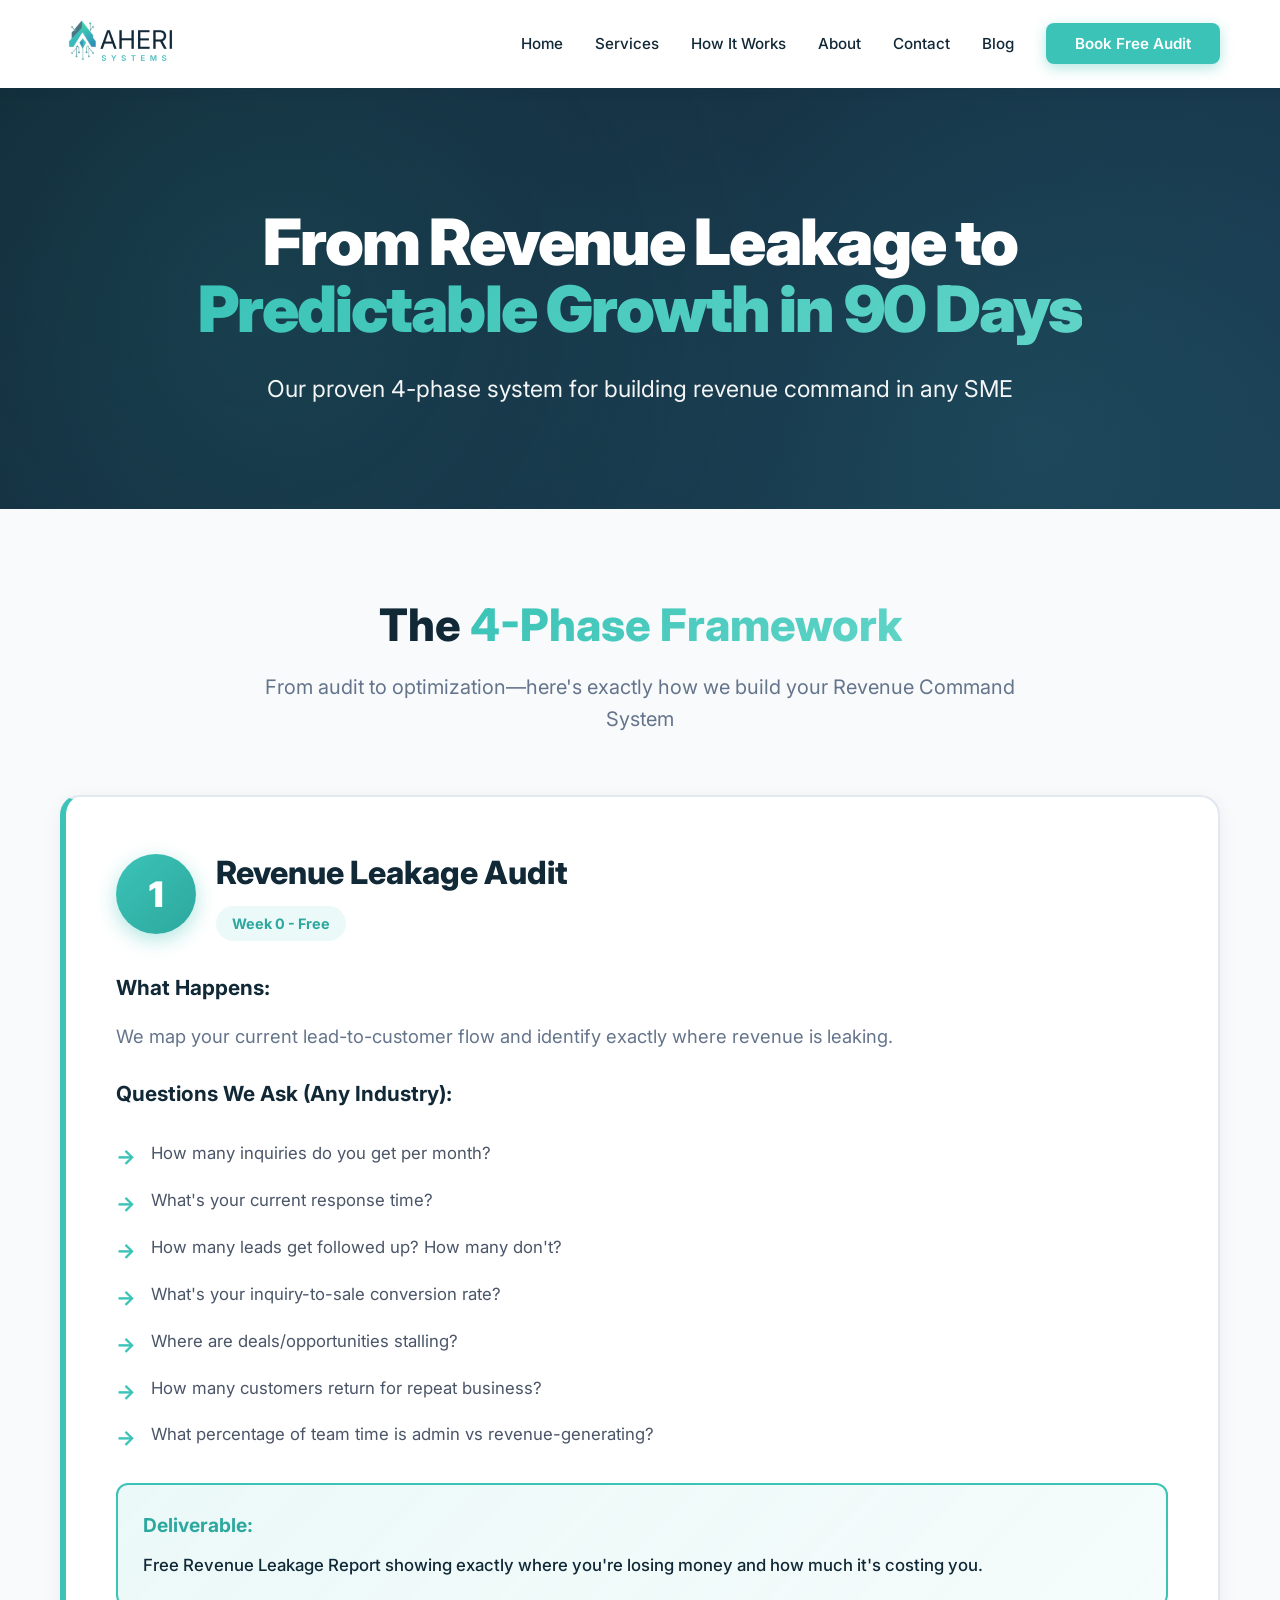
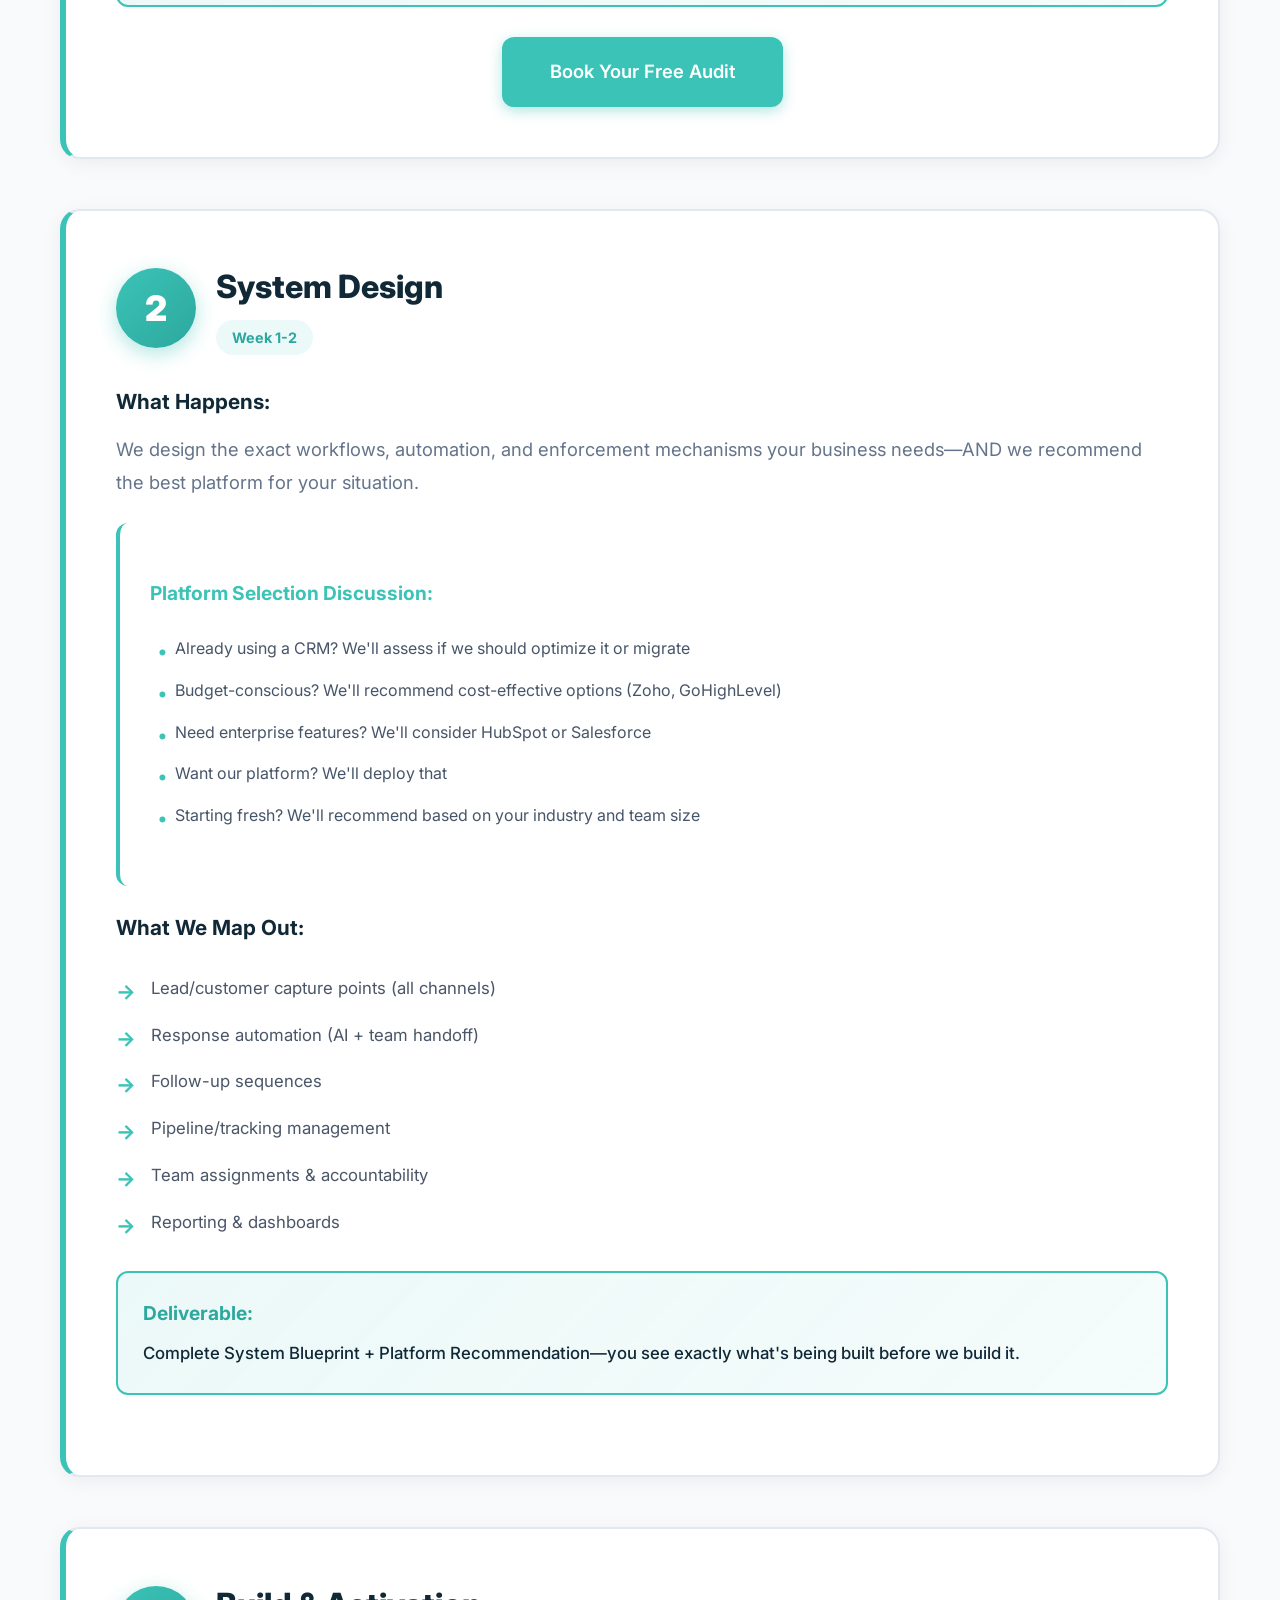
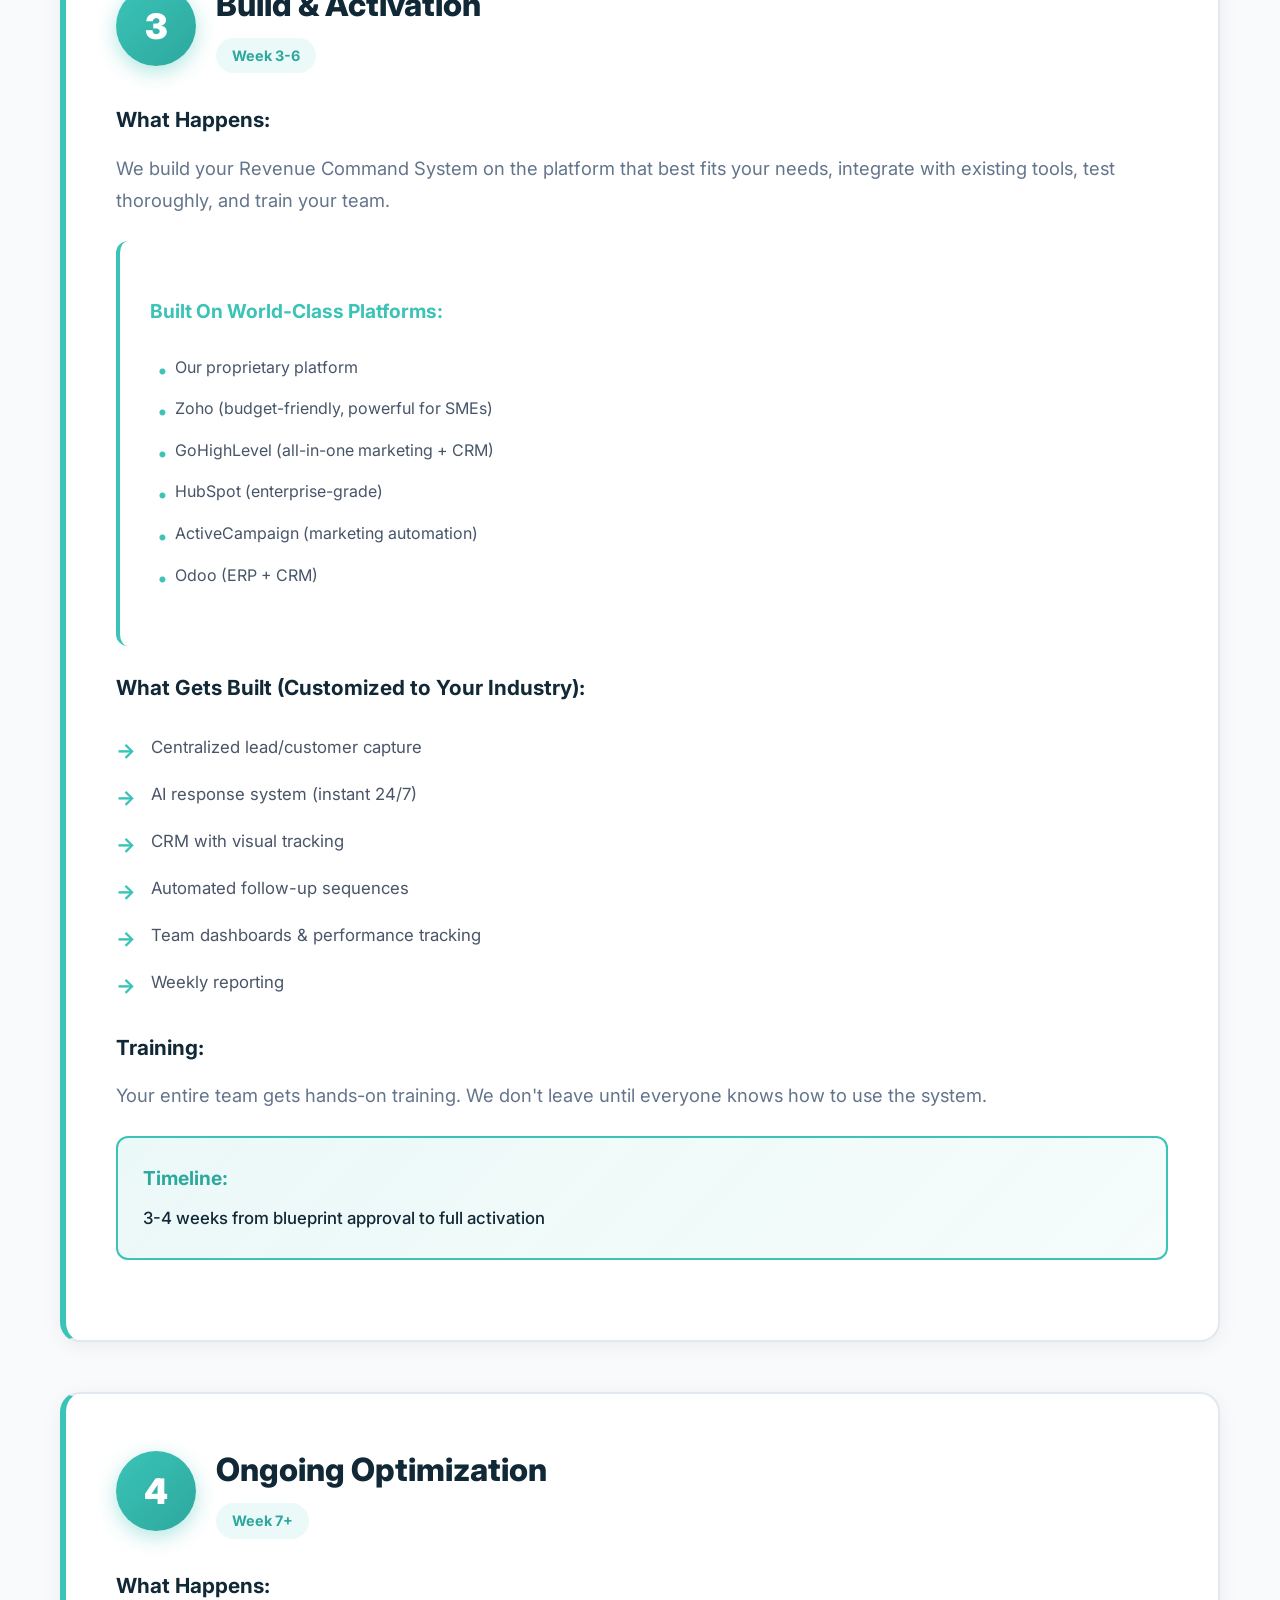
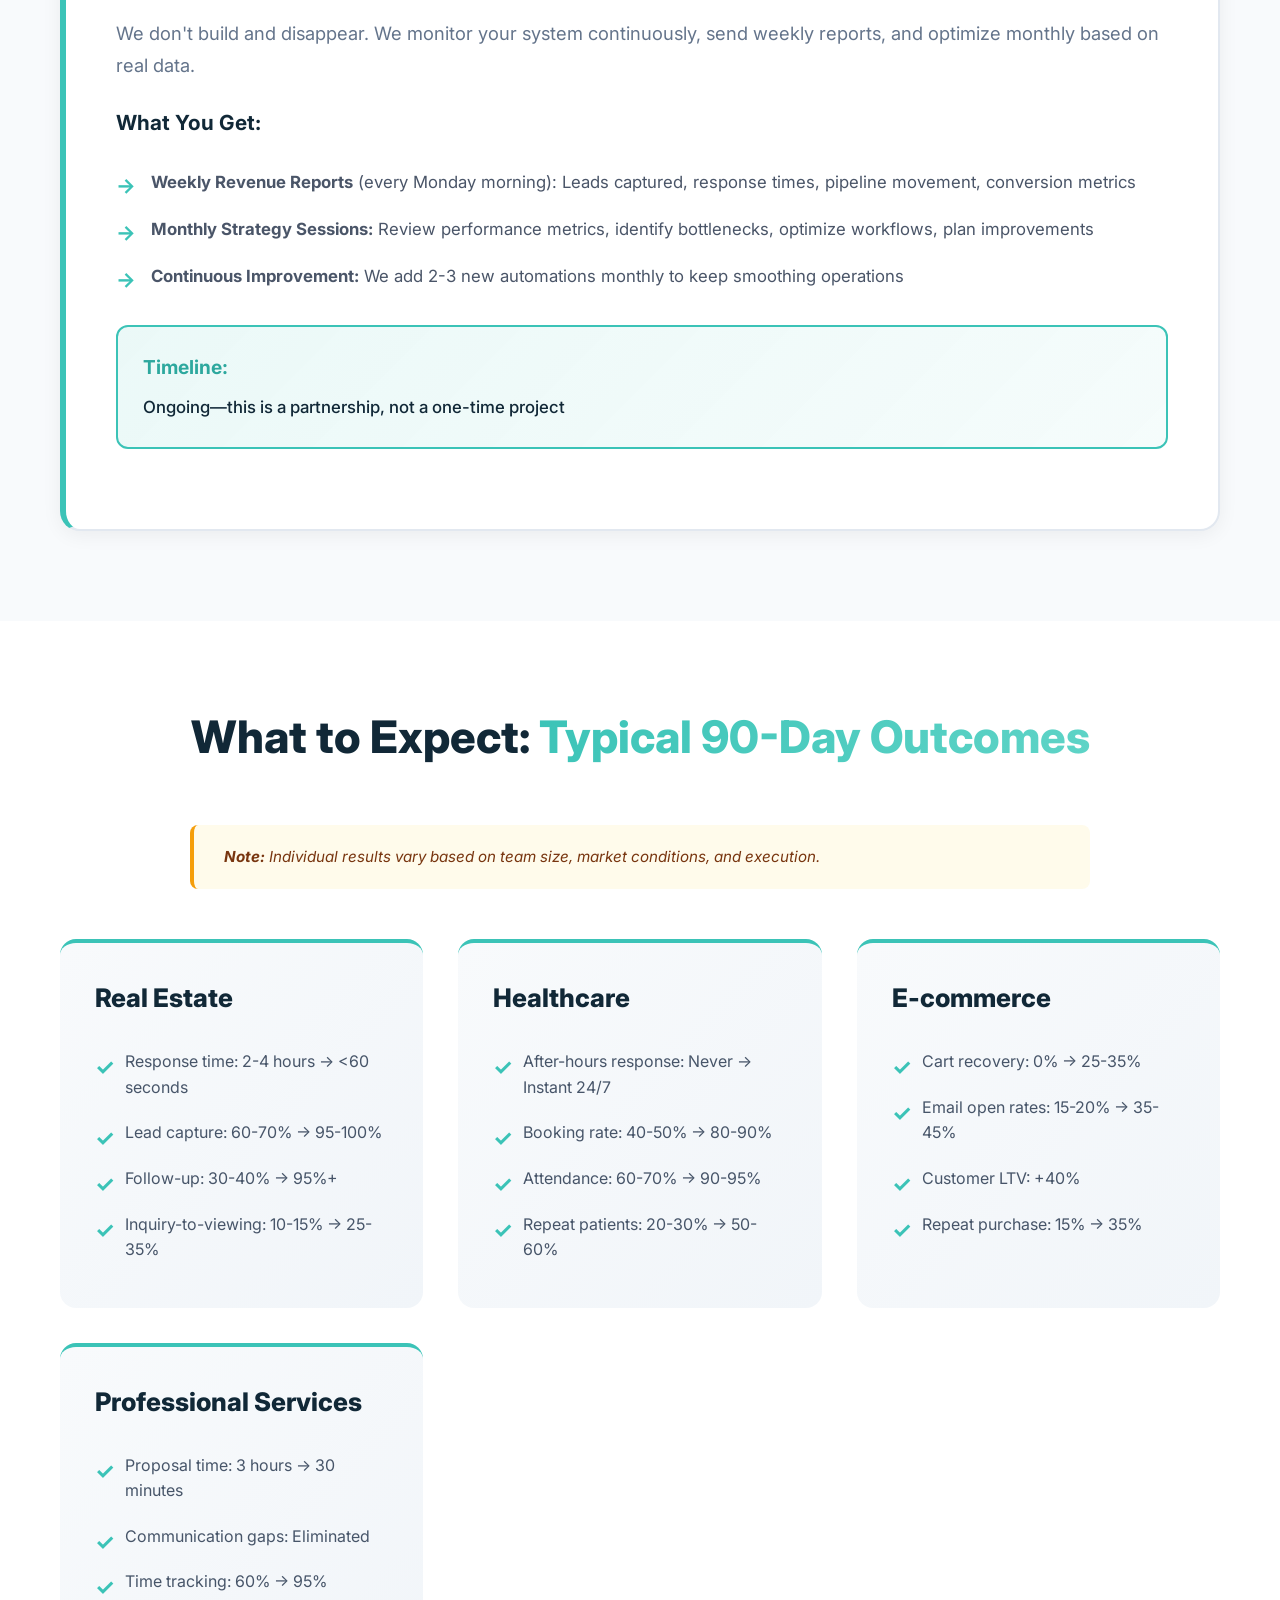
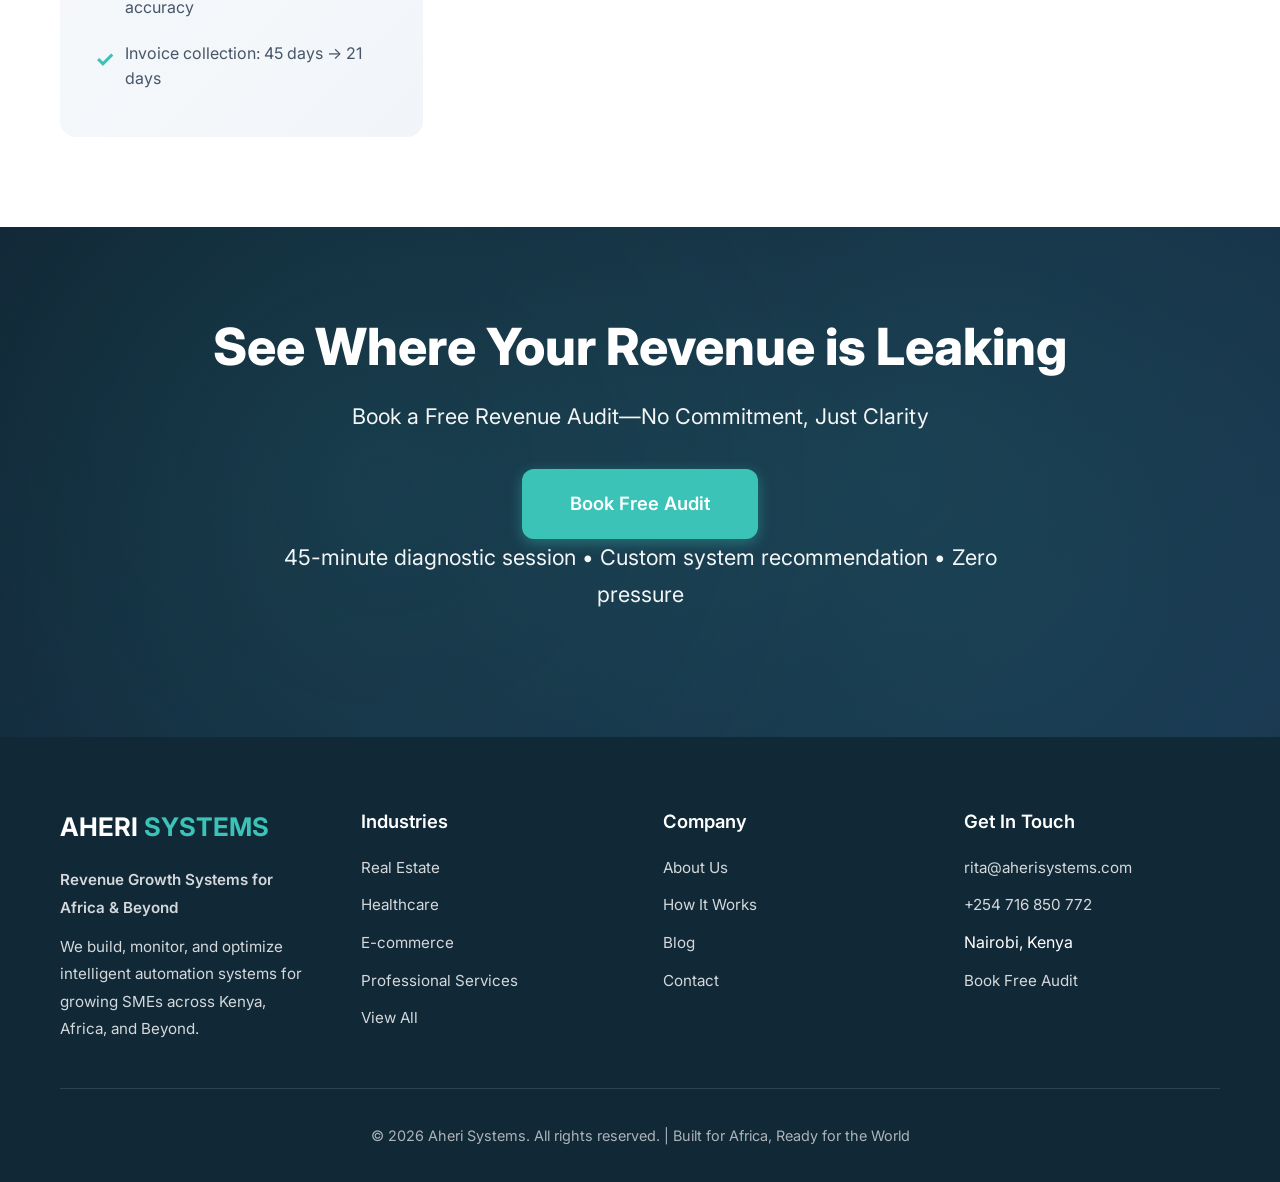
<file: how-it-works.html>
<!DOCTYPE html>
<html lang="en">
<head>
    <meta charset="UTF-8">
    <meta name="viewport" content="width=device-width, initial-scale=1.0">
    <title>How It Works | Revenue Systems Process | Aheri Systems</title>
    <link rel="preconnect" href="https://fonts.googleapis.com">
    <link rel="preconnect" href="https://fonts.gstatic.com" crossorigin>
    <link href="https://fonts.googleapis.com/css2?family=Inter:wght@400;500;600;700;800;900&display=swap" rel="stylesheet">
    <style>
        * { margin: 0; padding: 0; box-sizing: border-box; }
        body { font-family: 'Inter', -apple-system, BlinkMacSystemFont, 'Segoe UI', Roboto, sans-serif; line-height: 1.6; color: #112837; background: white; -webkit-font-smoothing: antialiased; }
        .container { max-width: 1200px; margin: 0 auto; padding: 0 20px; }
        .navbar { background: white; box-shadow: 0 2px 10px rgba(17, 40, 55, 0.08); position: sticky; top: 0; z-index: 1000; }
        .nav-wrapper { display: flex; justify-content: space-between; align-items: center; padding: 1rem 0; }
        .logo img { width: 120px; height: auto; }
        .mobile-menu-btn { display: none; flex-direction: column; gap: 4px; background: none; border: none; cursor: pointer; padding: 5px; }
        .mobile-menu-btn span { width: 25px; height: 3px; background: #112837; border-radius: 3px; }
        .nav-menu { display: flex; list-style: none; gap: 2rem; align-items: center; }
        .nav-menu a { text-decoration: none; color: #112837; font-weight: 500; font-size: 0.95rem; transition: color 0.3s; }
        .nav-menu a:hover { color: #3bc3b7; }
        .nav-menu .btn-primary { background: #3bc3b7; color: white; padding: 0.7rem 1.8rem; border-radius: 8px; transition: all 0.3s; font-weight: 600; }
        .nav-menu .btn-primary:hover { background: #2da89e; transform: translateY(-2px); box-shadow: 0 4px 12px rgba(59, 195, 183, 0.3); }
        .hero { background: linear-gradient(135deg, #112837 0%, #1a3a52 100%); color: white; padding: 120px 20px 100px; position: relative; overflow: hidden; }
        .hero::before { content: ''; position: absolute; top: 0; left: 0; right: 0; bottom: 0; background: radial-gradient(circle at 20% 50%, rgba(59, 195, 183, 0.12) 0%, transparent 50%), radial-gradient(circle at 80% 80%, rgba(59, 195, 183, 0.12) 0%, transparent 50%); pointer-events: none; }
        .hero-content { position: relative; z-index: 1; text-align: center; }
        .hero-title { font-size: 4rem; margin-bottom: 28px; font-weight: 900; letter-spacing: -0.03em; line-height: 1.05; }
        .gradient-text { background: linear-gradient(135deg, #3bc3b7 0%, #5fd4c7 100%); -webkit-background-clip: text; -webkit-text-fill-color: transparent; background-clip: text; }
        .hero-subtitle { font-size: 1.45rem; max-width: 820px; margin: 0 auto; opacity: 0.95; line-height: 1.7; }
        .section { padding: 90px 20px; }
        .section-alt { background: #f8fafc; }
        .section-header { text-align: center; margin-bottom: 60px; }
        .section-header h2 { font-size: 2.8rem; margin-bottom: 18px; font-weight: 800; color: #112837; line-height: 1.2; }
        .section-header p { font-size: 1.25rem; color: #64748b; max-width: 820px; margin: 0 auto; line-height: 1.6; }
        .phases-container { display: grid; gap: 50px; margin-top: 60px; }
        .phase-card { background: white; border-radius: 20px; padding: 50px; border: 2px solid #e2e8f0; border-left: 6px solid #3bc3b7; box-shadow: 0 4px 20px rgba(0,0,0,0.06); transition: all 0.3s ease; }
        .phase-card:hover { transform: translateY(-5px); box-shadow: 0 12px 40px rgba(59, 195, 183, 0.15); }
        .phase-header { display: flex; align-items: center; gap: 20px; margin-bottom: 30px; }
        .phase-number { display: inline-flex; align-items: center; justify-content: center; width: 80px; height: 80px; background: linear-gradient(135deg, #3bc3b7 0%, #2da89e 100%); color: white; border-radius: 50%; font-size: 2.2rem; font-weight: 900; box-shadow: 0 6px 20px rgba(59, 195, 183, 0.4); flex-shrink: 0; }
        .phase-title-group h3 { font-size: 2rem; color: #112837; margin-bottom: 8px; font-weight: 800; }
        .phase-timeline { display: inline-block; background: rgba(59, 195, 183, 0.1); color: #2da89e; padding: 6px 16px; border-radius: 20px; font-size: 0.9rem; font-weight: 700; }
        .phase-content { margin-bottom: 30px; }
        .phase-content h4 { font-size: 1.3rem; color: #112837; margin-bottom: 15px; margin-top: 25px; font-weight: 700; }
        .phase-content p { font-size: 1.15rem; color: #64748b; line-height: 1.75; margin-bottom: 20px; }
        .phase-content ul { list-style: none; margin: 20px 0; }
        .phase-content ul li { padding: 10px 0 10px 35px; position: relative; color: #4a5568; font-size: 1.05rem; }
        .phase-content ul li:before { content: "→"; position: absolute; left: 0; color: #3bc3b7; font-weight: bold; font-size: 1.3rem; }
        .deliverable-box { background: linear-gradient(135deg, rgba(59, 195, 183, 0.1) 0%, rgba(59, 195, 183, 0.05) 100%); border: 2px solid #3bc3b7; border-radius: 12px; padding: 25px; margin-top: 25px; }
        .deliverable-box h4 { color: #2da89e; font-size: 1.2rem; margin: 0 0 10px 0; font-weight: 700; }
        .deliverable-box p { color: #112837; font-size: 1.05rem; margin: 0; font-weight: 500; }
        .platform-highlight { background: white; padding: 30px; border-radius: 12px; border-left: 4px solid #3bc3b7; margin: 25px 0; }
        .platform-highlight h4 { font-size: 1.2rem; margin-bottom: 15px; color: #3bc3b7; font-weight: 700; }
        .platform-highlight ul { list-style: none; }
        .platform-highlight ul li { padding: 8px 0 8px 25px; position: relative; font-size: 1rem; color: #475569; }
        .platform-highlight ul li:before { content: "•"; position: absolute; left: 8px; color: #3bc3b7; font-size: 1.2rem; }
        .results-section { background: white; padding: 90px 20px; }
        .disclaimer { background: #fffbeb; border-left: 4px solid #f59e0b; padding: 20px 30px; border-radius: 8px; margin-bottom: 50px; max-width: 900px; margin-left: auto; margin-right: auto; }
        .disclaimer p { color: #78350f; font-size: 0.95rem; font-style: italic; margin: 0; }
        .results-grid { display: grid; grid-template-columns: repeat(auto-fit, minmax(280px, 1fr)); gap: 35px; margin-top: 40px; }
        .result-card { background: linear-gradient(135deg, #f8fafc 0%, #f1f5f9 100%); padding: 35px; border-radius: 16px; border-top: 4px solid #3bc3b7; }
        .result-card h3 { font-size: 1.6rem; color: #112837; margin-bottom: 20px; font-weight: 800; }
        .result-card ul { list-style: none; }
        .result-card ul li { padding: 10px 0; padding-left: 30px; position: relative; color: #475569; font-size: 1rem; }
        .result-card ul li:before { content: "✓"; position: absolute; left: 0; color: #3bc3b7; font-weight: bold; font-size: 1.4rem; }
        .cta-section { background: linear-gradient(135deg, #112837 0%, #1a3a52 100%); color: white; padding: 90px 20px; text-align: center; position: relative; overflow: hidden; }
        .cta-section::before { content: ''; position: absolute; top: 0; left: 0; right: 0; bottom: 0; background: radial-gradient(circle at 30% 50%, rgba(59, 195, 183, 0.1) 0%, transparent 50%), radial-gradient(circle at 70% 50%, rgba(59, 195, 183, 0.1) 0%, transparent 50%); pointer-events: none; }
        .cta-content { position: relative; z-index: 1; }
        .cta-content h2 { font-size: 3.2rem; margin-bottom: 22px; font-weight: 800; line-height: 1.15; }
        .cta-content p { font-size: 1.35rem; max-width: 780px; margin: 0 auto 35px; opacity: 0.95; line-height: 1.7; }
        .btn { display: inline-block; padding: 20px 48px; border-radius: 12px; text-decoration: none; font-weight: 600; transition: all 0.3s ease; font-size: 1.15rem; }
        .btn-primary { background: #3bc3b7; color: white; box-shadow: 0 4px 14px rgba(59, 195, 183, 0.4); }
        .btn-primary:hover { background: #2da89e; transform: translateY(-3px); box-shadow: 0 6px 20px rgba(59, 195, 183, 0.5); }
        .cta-note { margin-top: 25px; font-size: 0.95rem; opacity: 0.82; }
        .footer { background: #112837; color: white; padding: 70px 20px 35px; }
        .footer-grid { display: grid; grid-template-columns: repeat(auto-fit, minmax(250px, 1fr)); gap: 45px; margin-bottom: 45px; }
        .footer h3 { font-size: 1.6rem; margin-bottom: 18px; font-weight: 700; }
        .logo-systems { color: #3bc3b7; }
        .footer-tagline { color: #3bc3b7; font-size: 0.95rem; margin-bottom: 12px; font-weight: 600; }
        .footer-col p { color: rgba(255, 255, 255, 0.82); line-height: 1.8; font-size: 0.95rem; }
        .footer h4 { margin-bottom: 18px; font-size: 1.15rem; font-weight: 600; }
        .footer ul { list-style: none; }
        .footer ul li { margin-bottom: 12px; }
        .footer ul li a { color: rgba(255, 255, 255, 0.82); text-decoration: none; transition: color 0.3s; font-size: 0.95rem; }
        .footer ul li a:hover { color: #3bc3b7; }
        .footer-bottom { border-top: 1px solid rgba(255, 255, 255, 0.12); padding-top: 35px; text-align: center; }
        .footer-bottom p { color: rgba(255, 255, 255, 0.65); font-size: 0.9rem; }
        @media (max-width: 968px) {
            .mobile-menu-btn { display: flex; }
            .nav-menu { display: none; position: absolute; top: 100%; left: 0; right: 0; background: white; flex-direction: column; padding: 20px; box-shadow: 0 4px 10px rgba(17, 40, 55, 0.1); gap: 1rem; }
            .nav-menu.active { display: flex; }
            .hero { padding: 80px 20px 70px; }
            .hero-title { font-size: 2.4rem; }
            .hero-subtitle { font-size: 1.15rem; }
            .section-header h2 { font-size: 2rem; }
            .phase-card { padding: 30px 25px; }
            .phase-header { flex-direction: column; align-items: flex-start; }
            .results-grid { grid-template-columns: 1fr; }
            .cta-content h2 { font-size: 2.2rem; }
        }
    </style>
</head>
<body>
    <nav class="navbar">
        <div class="container">
            <div class="nav-wrapper">
                <a href="index.html" class="logo"><img src="assets/images/aheri-logo.png" alt="AHERI SYSTEMS"></a>
                <button class="mobile-menu-btn" aria-label="Toggle menu"><span></span><span></span><span></span></button>
                <ul class="nav-menu">
                    <li><a href="index.html">Home</a></li>
                    <li><a href="services.html">Services</a></li>
                    <li><a href="how-it-works.html">How It Works</a></li>
                    <li><a href="about.html">About</a></li>
                    <li><a href="contact.html">Contact</a></li>
                    <li><a href="https://ritandubi.com/blog" target="_blank">Blog</a></li>

                    <li><a href="https://calendar.app.google/pm9QhCkfKvTPau3D9" class="btn-primary" target="_blank">Book Free Audit</a></li>
                </ul>
            </div>
        </div>
    </nav>

    <section class="hero">
        <div class="hero-content">
            <div class="container">
                <h1 class="hero-title">From Revenue Leakage to<br><span class="gradient-text">Predictable Growth in 90 Days</span></h1>
                <p class="hero-subtitle">Our proven 4-phase system for building revenue command in any SME</p>
            </div>
        </div>
    </section>

    <section class="section section-alt">
        <div class="container">
            <div class="section-header">
                <h2>The <span class="gradient-text">4-Phase Framework</span></h2>
                <p>From audit to optimization—here's exactly how we build your Revenue Command System</p>
            </div>

            <div class="phases-container">
                <div class="phase-card">
                    <div class="phase-header">
                        <div class="phase-number">1</div>
                        <div class="phase-title-group">
                            <h3>Revenue Leakage Audit</h3>
                            <span class="phase-timeline">Week 0 - Free</span>
                        </div>
                    </div>
                    <div class="phase-content">
                        <h4>What Happens:</h4>
                        <p>We map your current lead-to-customer flow and identify exactly where revenue is leaking.</p>
                        <h4>Questions We Ask (Any Industry):</h4>
                        <ul>
                            <li>How many inquiries do you get per month?</li>
                            <li>What's your current response time?</li>
                            <li>How many leads get followed up? How many don't?</li>
                            <li>What's your inquiry-to-sale conversion rate?</li>
                            <li>Where are deals/opportunities stalling?</li>
                            <li>How many customers return for repeat business?</li>
                            <li>What percentage of team time is admin vs revenue-generating?</li>
                        </ul>
                        <div class="deliverable-box">
                            <h4>Deliverable:</h4>
                            <p>Free Revenue Leakage Report showing exactly where you're losing money and how much it's costing you.</p>
                        </div>
                    </div>
                    <div class="phase-cta" style="text-align: center;">
                        <a href="https://calendar.app.google/pm9QhCkfKvTPau3D9" class="btn btn-primary" target="_blank">Book Your Free Audit</a>
                    </div>
                </div>

                <div class="phase-card">
                    <div class="phase-header">
                        <div class="phase-number">2</div>
                        <div class="phase-title-group">
                            <h3>System Design</h3>
                            <span class="phase-timeline">Week 1-2</span>
                        </div>
                    </div>
                    <div class="phase-content">
                        <h4>What Happens:</h4>
                        <p>We design the exact workflows, automation, and enforcement mechanisms your business needs—AND we recommend the best platform for your situation.</p>
                        
                        <div class="platform-highlight">
                            <h4>Platform Selection Discussion:</h4>
                            <ul>
                                <li>Already using a CRM? We'll assess if we should optimize it or migrate</li>
                                <li>Budget-conscious? We'll recommend cost-effective options (Zoho, GoHighLevel)</li>
                                <li>Need enterprise features? We'll consider HubSpot or Salesforce</li>
                                <li>Want our platform? We'll deploy that</li>
                                <li>Starting fresh? We'll recommend based on your industry and team size</li>
                            </ul>
                        </div>

                        <h4>What We Map Out:</h4>
                        <ul>
                            <li>Lead/customer capture points (all channels)</li>
                            <li>Response automation (AI + team handoff)</li>
                            <li>Follow-up sequences</li>
                            <li>Pipeline/tracking management</li>
                            <li>Team assignments & accountability</li>
                            <li>Reporting & dashboards</li>
                        </ul>
                        <div class="deliverable-box">
                            <h4>Deliverable:</h4>
                            <p>Complete System Blueprint + Platform Recommendation—you see exactly what's being built before we build it.</p>
                        </div>
                    </div>
                </div>

                <div class="phase-card">
                    <div class="phase-header">
                        <div class="phase-number">3</div>
                        <div class="phase-title-group">
                            <h3>Build & Activation</h3>
                            <span class="phase-timeline">Week 3-6</span>
                        </div>
                    </div>
                    <div class="phase-content">
                        <h4>What Happens:</h4>
                        <p>We build your Revenue Command System on the platform that best fits your needs, integrate with existing tools, test thoroughly, and train your team.</p>
                        
                        <div class="platform-highlight">
                            <h4>Built On World-Class Platforms:</h4>
                            <ul>
                                <li>Our proprietary platform</li>
                                <li>Zoho (budget-friendly, powerful for SMEs)</li>
                                <li>GoHighLevel (all-in-one marketing + CRM)</li>
                                <li>HubSpot (enterprise-grade)</li>
                                <li>ActiveCampaign (marketing automation)</li>
                                <li>Odoo (ERP + CRM)</li>
                            </ul>
                        </div>

                        <h4>What Gets Built (Customized to Your Industry):</h4>
                        <ul>
                            <li>Centralized lead/customer capture</li>
                            <li>AI response system (instant 24/7)</li>
                            <li>CRM with visual tracking</li>
                            <li>Automated follow-up sequences</li>
                            <li>Team dashboards & performance tracking</li>
                            <li>Weekly reporting</li>
                        </ul>

                        <h4>Training:</h4>
                        <p>Your entire team gets hands-on training. We don't leave until everyone knows how to use the system.</p>

                        <div class="deliverable-box">
                            <h4>Timeline:</h4>
                            <p>3-4 weeks from blueprint approval to full activation</p>
                        </div>
                    </div>
                </div>

                <div class="phase-card">
                    <div class="phase-header">
                        <div class="phase-number">4</div>
                        <div class="phase-title-group">
                            <h3>Ongoing Optimization</h3>
                            <span class="phase-timeline">Week 7+</span>
                        </div>
                    </div>
                    <div class="phase-content">
                        <h4>What Happens:</h4>
                        <p>We don't build and disappear. We monitor your system continuously, send weekly reports, and optimize monthly based on real data.</p>
                        <h4>What You Get:</h4>
                        <ul>
                            <li><strong>Weekly Revenue Reports</strong> (every Monday morning): Leads captured, response times, pipeline movement, conversion metrics</li>
                            <li><strong>Monthly Strategy Sessions:</strong> Review performance metrics, identify bottlenecks, optimize workflows, plan improvements</li>
                            <li><strong>Continuous Improvement:</strong> We add 2-3 new automations monthly to keep smoothing operations</li>
                        </ul>
                        <div class="deliverable-box">
                            <h4>Timeline:</h4>
                            <p>Ongoing—this is a partnership, not a one-time project</p>
                        </div>
                    </div>
                </div>
            </div>
        </div>
    </section>

    <section class="results-section">
        <div class="container">
            <div class="section-header">
                <h2>What to Expect: <span class="gradient-text">Typical 90-Day Outcomes</span></h2>
            </div>
            <div class="disclaimer">
                <p><strong>Note:</strong> Individual results vary based on team size, market conditions, and execution.</p>
            </div>
            <div class="results-grid">
                <div class="result-card">
                    <h3>Real Estate</h3>
                    <ul>
                        <li>Response time: 2-4 hours → &lt;60 seconds</li>
                        <li>Lead capture: 60-70% → 95-100%</li>
                        <li>Follow-up: 30-40% → 95%+</li>
                        <li>Inquiry-to-viewing: 10-15% → 25-35%</li>
                    </ul>
                </div>
                <div class="result-card">
                    <h3>Healthcare</h3>
                    <ul>
                        <li>After-hours response: Never → Instant 24/7</li>
                        <li>Booking rate: 40-50% → 80-90%</li>
                        <li>Attendance: 60-70% → 90-95%</li>
                        <li>Repeat patients: 20-30% → 50-60%</li>
                    </ul>
                </div>
                <div class="result-card">
                    <h3>E-commerce</h3>
                    <ul>
                        <li>Cart recovery: 0% → 25-35%</li>
                        <li>Email open rates: 15-20% → 35-45%</li>
                        <li>Customer LTV: +40%</li>
                        <li>Repeat purchase: 15% → 35%</li>
                    </ul>
                </div>
                <div class="result-card">
                    <h3>Professional Services</h3>
                    <ul>
                        <li>Proposal time: 3 hours → 30 minutes</li>
                        <li>Communication gaps: Eliminated</li>
                        <li>Time tracking: 60% → 95% accuracy</li>
                        <li>Invoice collection: 45 days → 21 days</li>
                    </ul>
                </div>
            </div>
        </div>
    </section>

    <section class="cta-section">
        <div class="cta-content">
            <div class="container">
                <h2>See Where Your Revenue is Leaking</h2>
                <p>Book a Free Revenue Audit—No Commitment, Just Clarity</p>
                <a href="https://calendar.app.google/pm9QhCkfKvTPau3D9" class="btn btn-primary" target="_blank">Book Free Audit</a>
                <p class="cta-note">45-minute diagnostic session • Custom system recommendation • Zero pressure</p>
            </div>
        </div>
    </section>

    <footer class="footer">
        <div class="container">
            <div class="footer-grid">
                <div class="footer-col">
                    <h3>AHERI <span class="logo-systems">SYSTEMS</span></h3>
                    <p class="footer-tagline">Revenue Growth Systems for Africa & Beyond</p>
                    <p>We build, monitor, and optimize intelligent automation systems for growing SMEs across Kenya, Africa, and Beyond.</p>
                </div>
                <div class="footer-col">
                    <h4>Industries</h4>
                    <ul>
                        <li><a href="index.html#industries">Real Estate</a></li>
                        <li><a href="index.html#industries">Healthcare</a></li>
                        <li><a href="index.html#industries">E-commerce</a></li>
                        <li><a href="index.html#industries">Professional Services</a></li>
                        <li><a href="index.html#industries">View All</a></li>
                    </ul>
                </div>
                <div class="footer-col">
                    <h4>Company</h4>
                    <ul>
                        <li><a href="about.html">About Us</a></li>
                        <li><a href="how-it-works.html">How It Works</a></li>
                        <li><a href="https://ritandubi.com/blog" target="_blank">Blog</a></li>
                        <li><a href="contact.html">Contact</a></li>
                    </ul>
                </div>
                <div class="footer-col">
                    <h4>Get In Touch</h4>
                    <ul>
                        <li><a href="mailto:rita@aherisystems.com">rita@aherisystems.com</a></li>
                        <li><a href="tel:+254716850772">+254 716 850 772</a></li>
                        <li>Nairobi, Kenya</li>
                        <li><a href="https://calendar.app.google/pm9QhCkfKvTPau3D9" target="_blank">Book Free Audit</a></li>
                    </ul>
                </div>
            </div>
            <div class="footer-bottom">
                <p>&copy; 2026 Aheri Systems. All rights reserved. | Built for Africa, Ready for the World</p>
            </div>
        </div>
    </footer>

    <script>
        const mobileMenuBtn = document.querySelector('.mobile-menu-btn');
        const navMenu = document.querySelector('.nav-menu');
        if (mobileMenuBtn && navMenu) {
            mobileMenuBtn.addEventListener('click', () => navMenu.classList.toggle('active'));
            document.addEventListener('click', (e) => { if (!e.target.closest('.nav-wrapper')) navMenu.classList.remove('active'); });
        }
    </script>
</body>
</html>
</file>
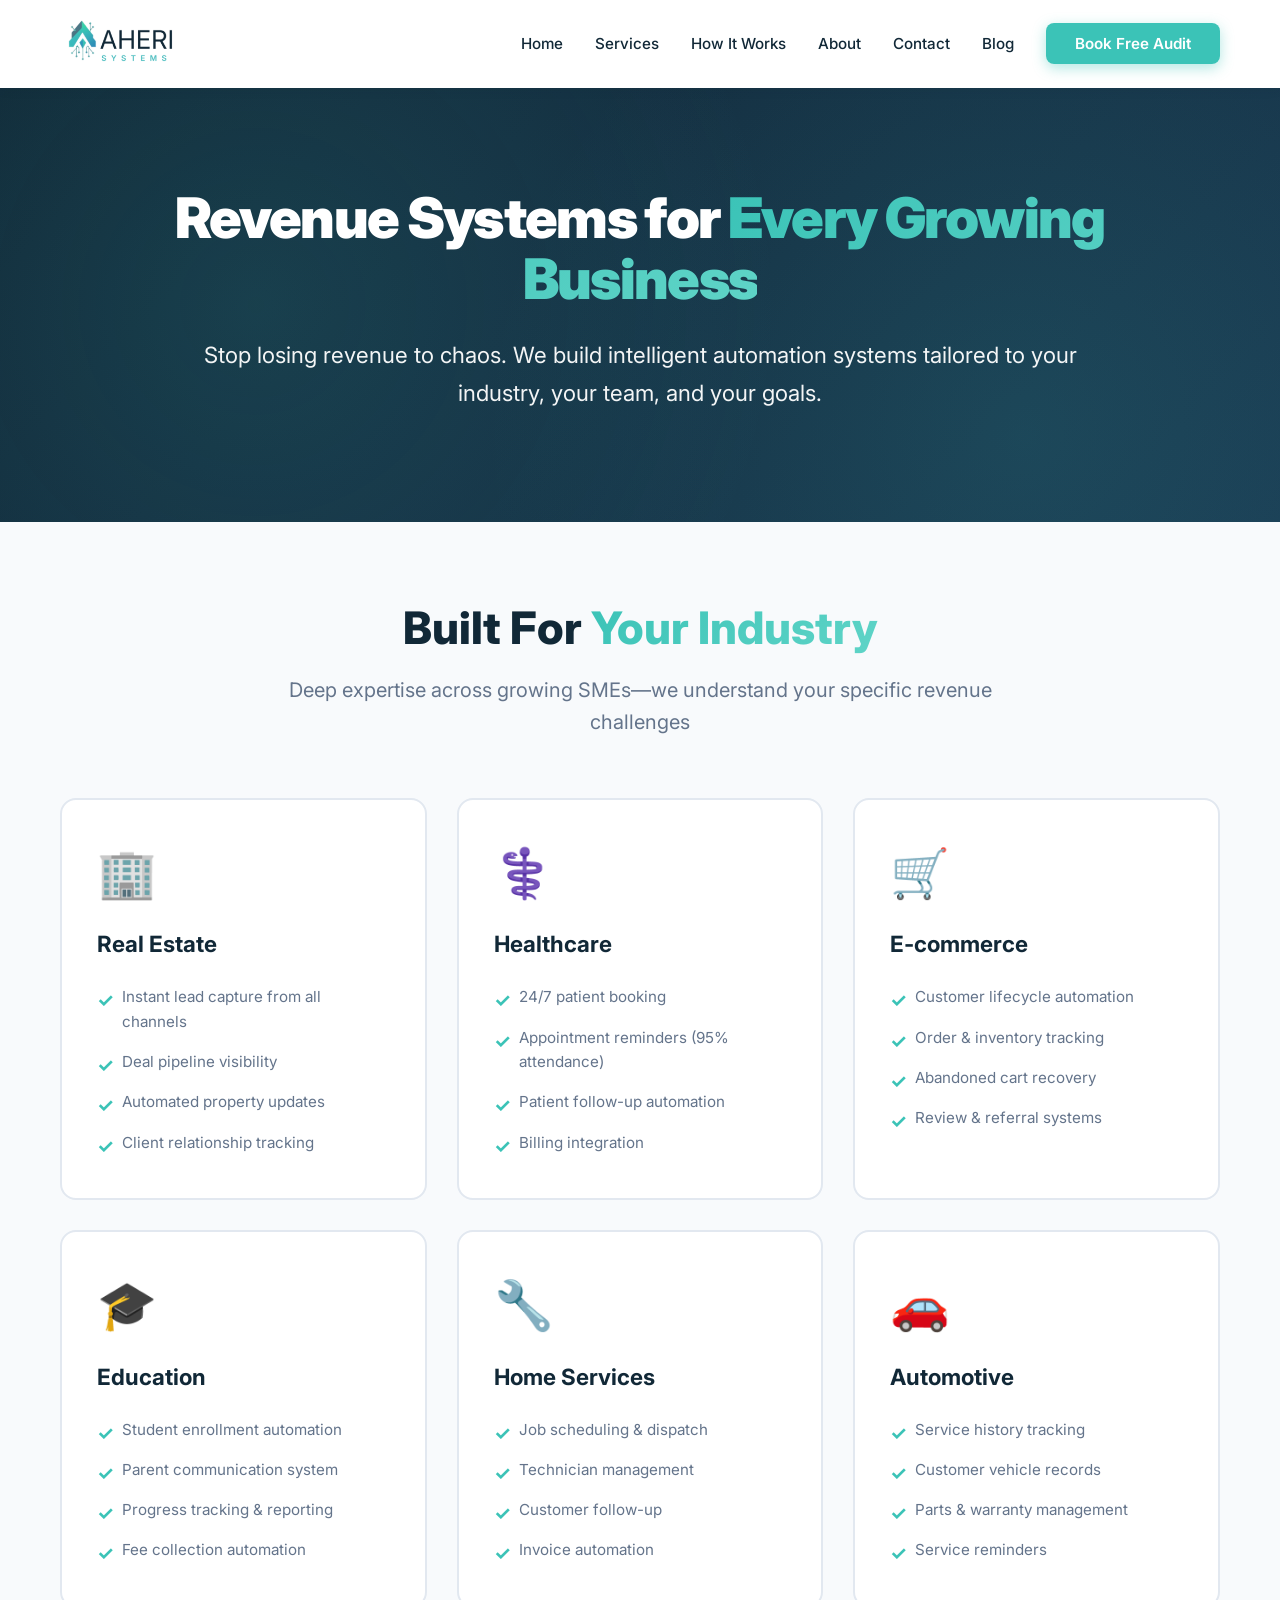
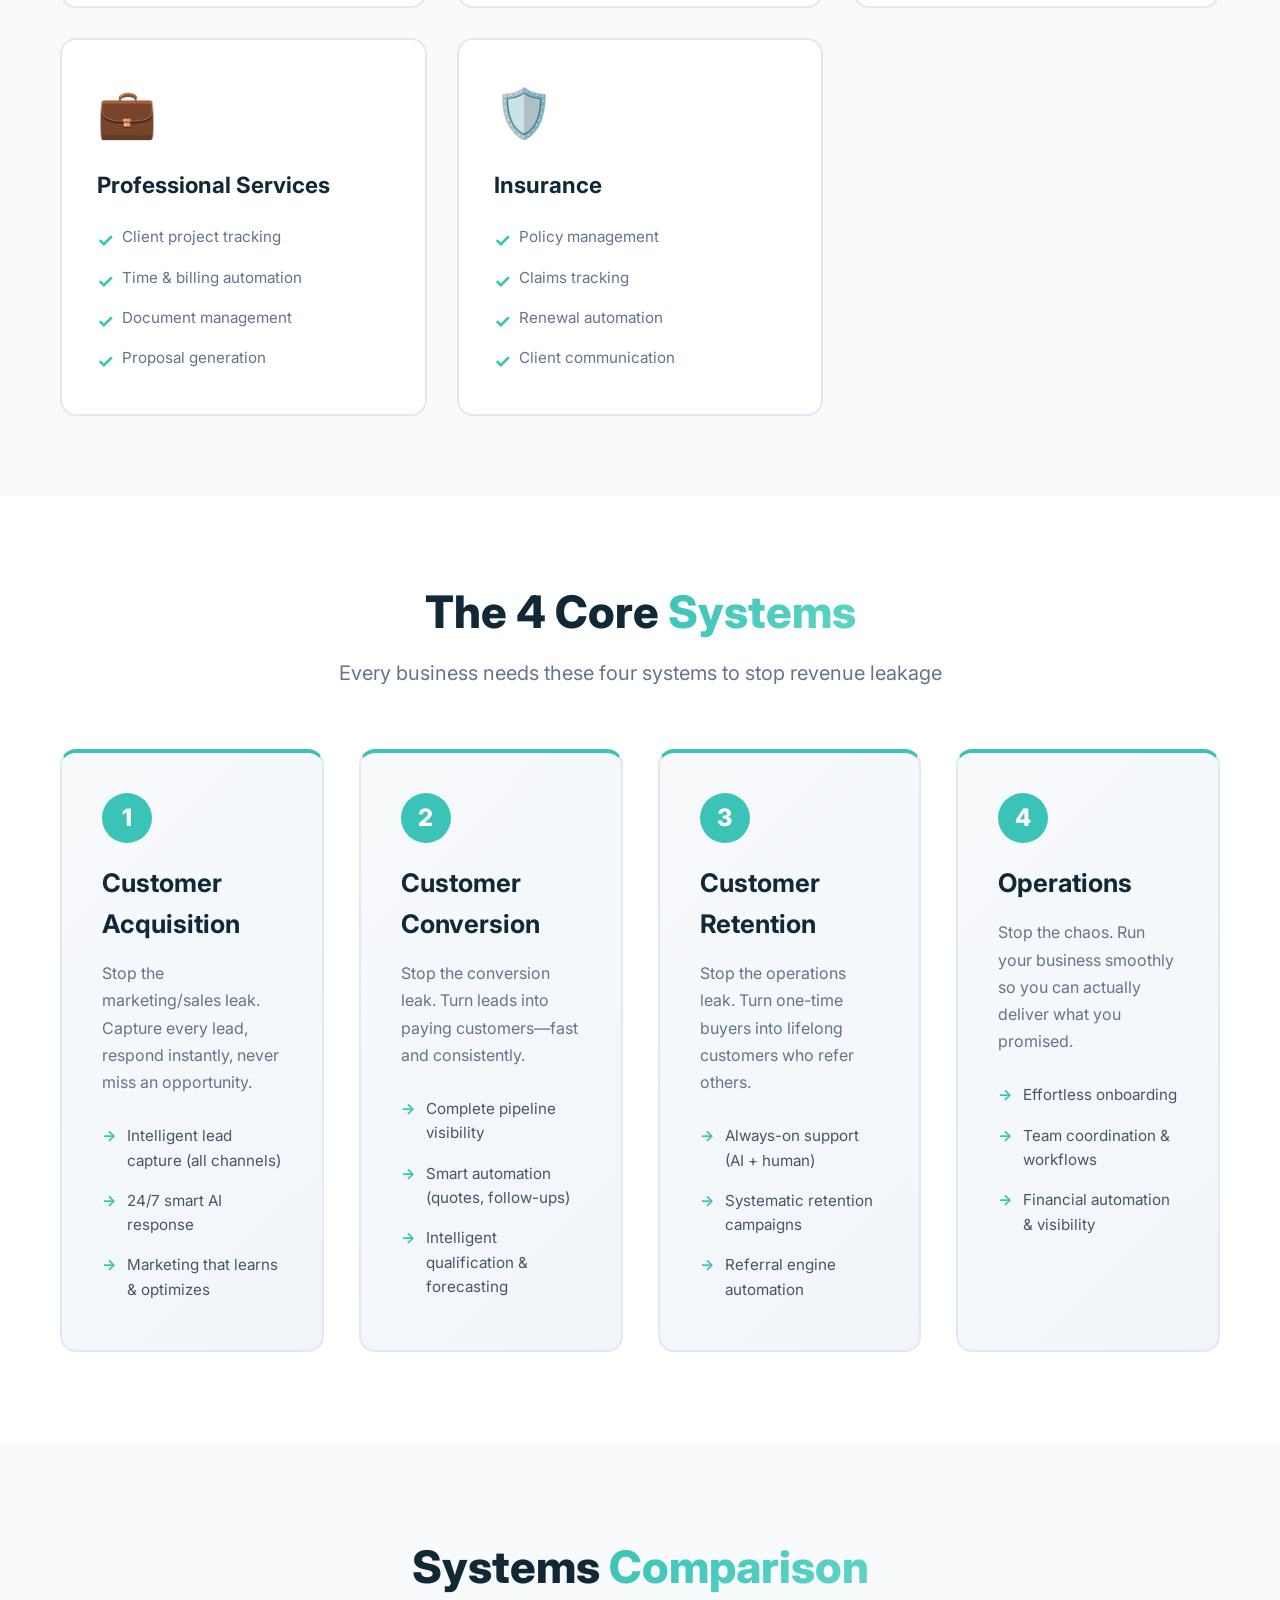
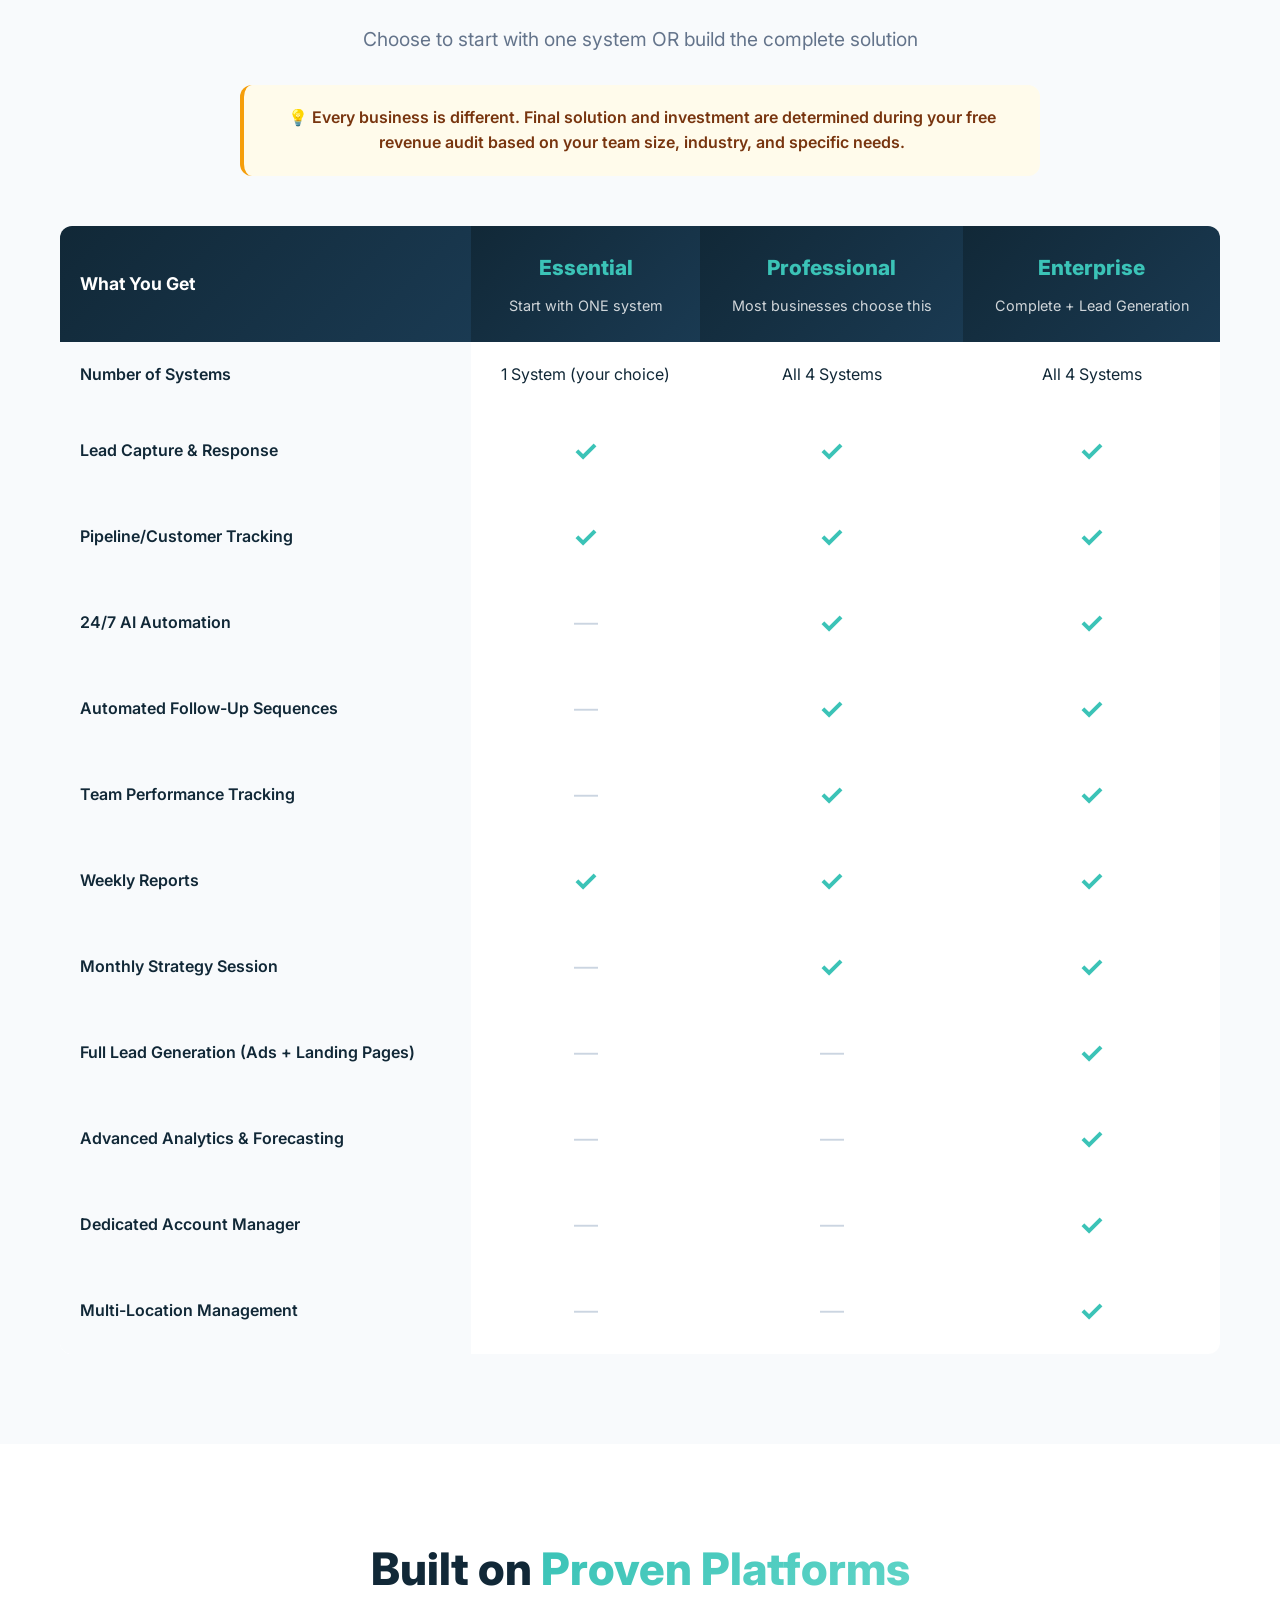
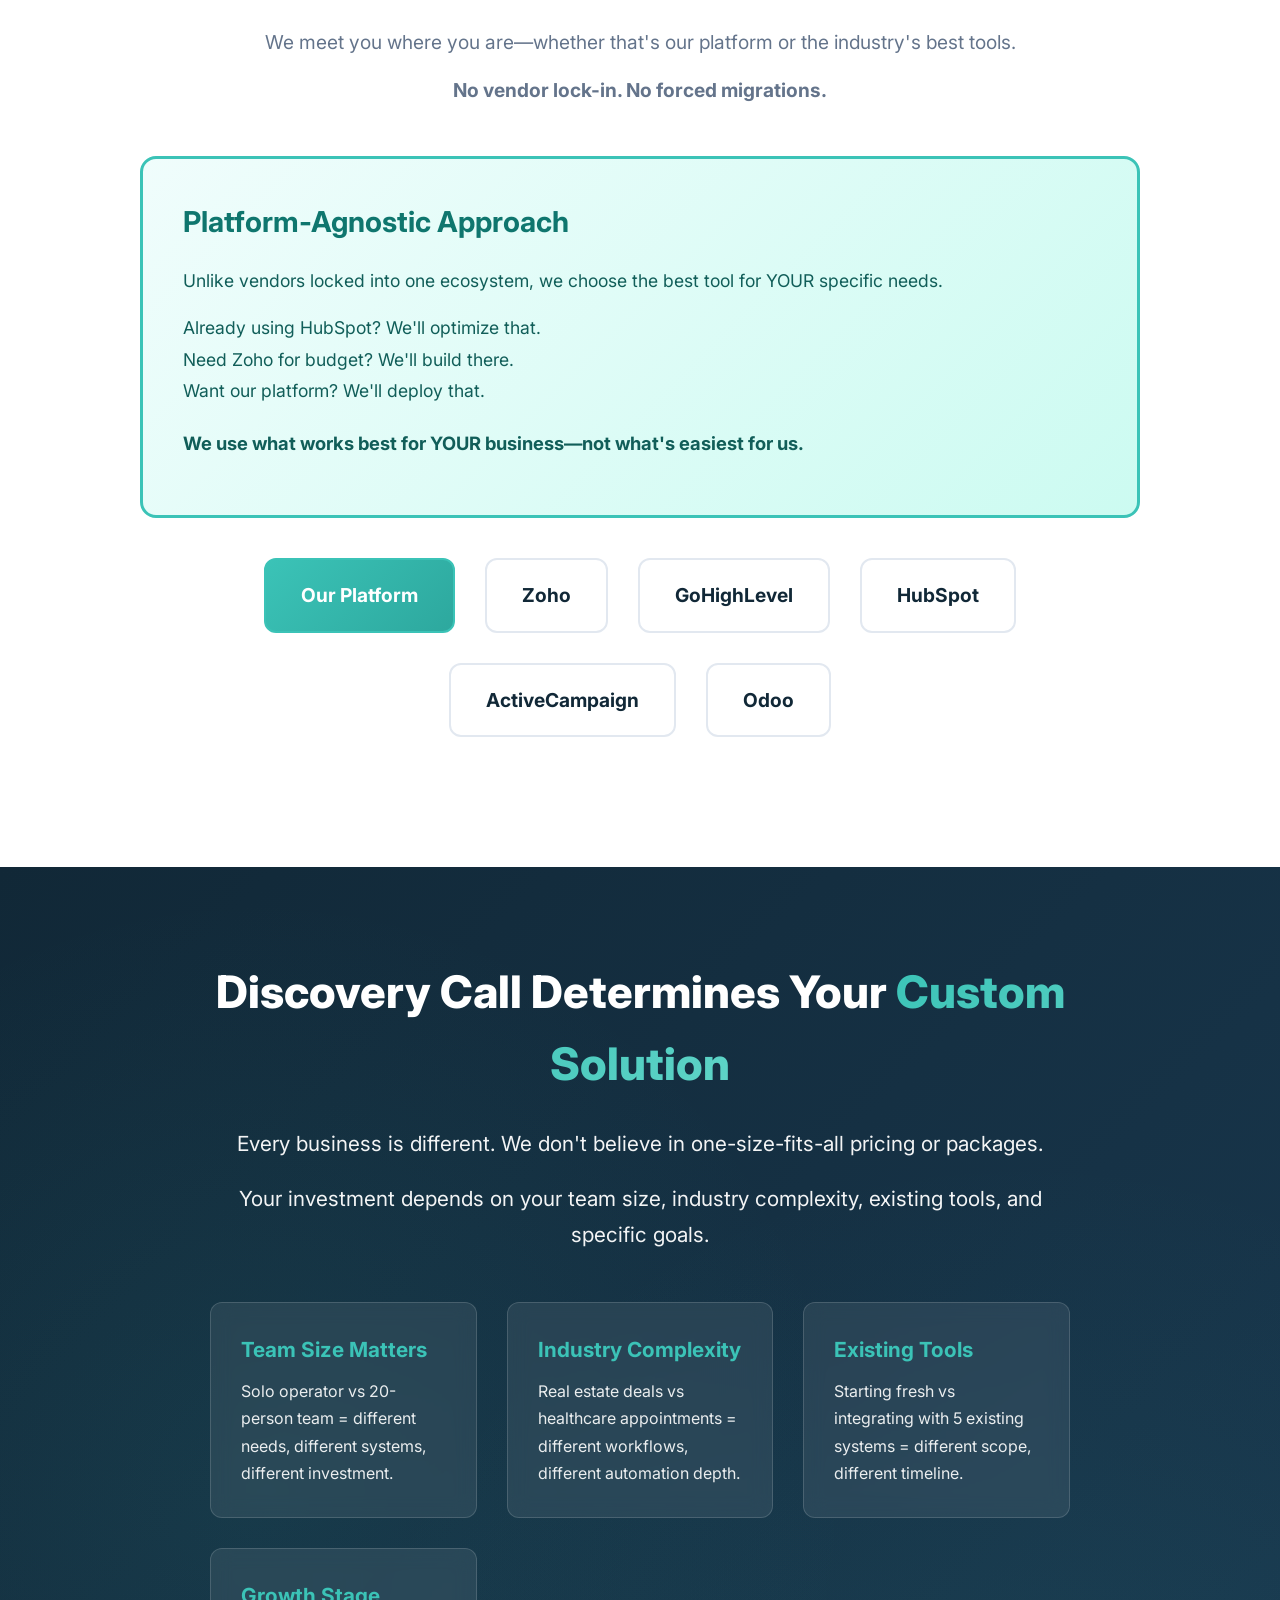
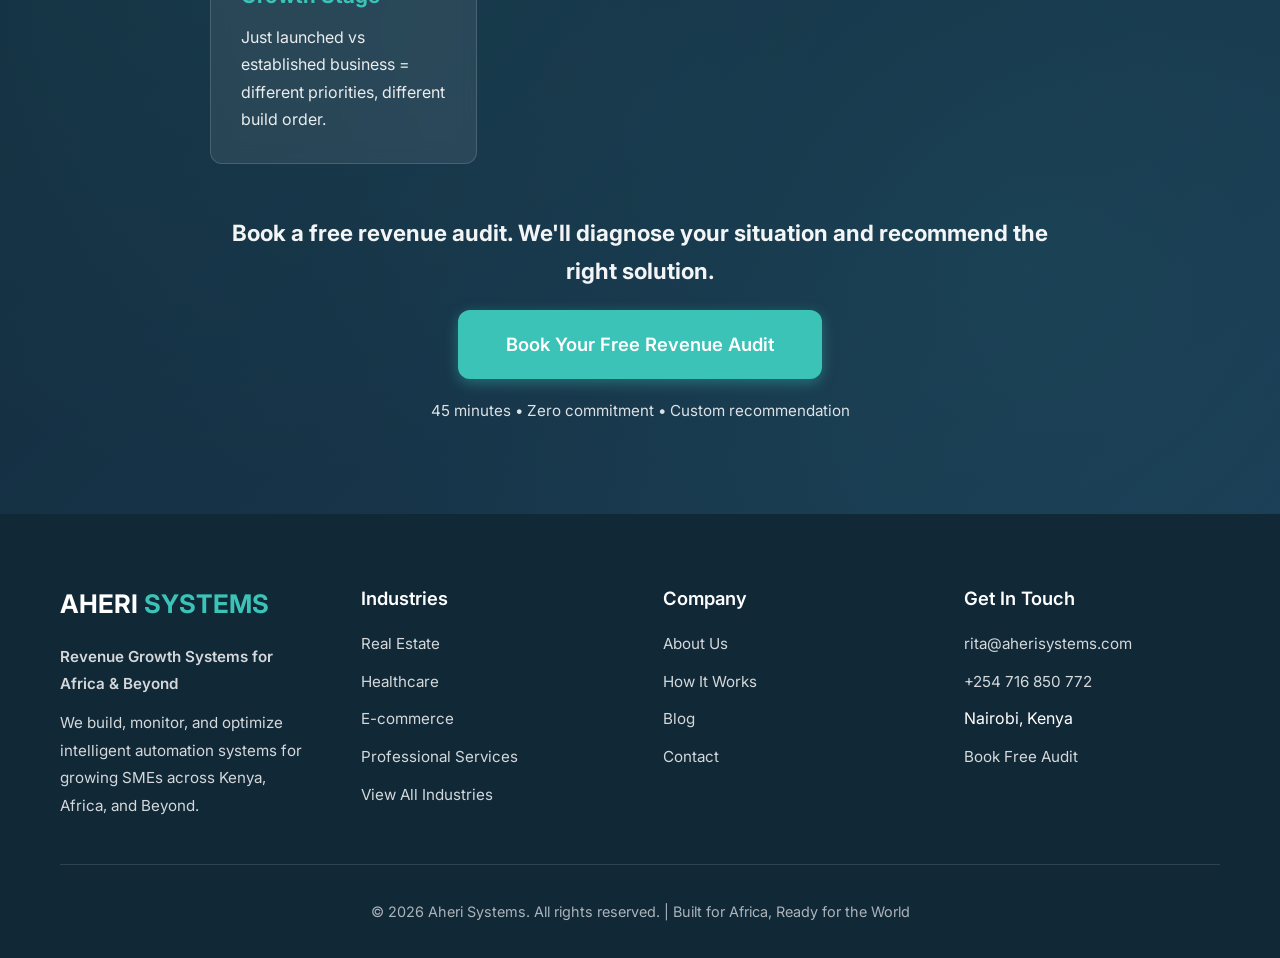
<file: services.html>
<!DOCTYPE html>
<html lang="en">
<head>
    <meta charset="UTF-8">
    <meta name="viewport" content="width=device-width, initial-scale=1.0">
    
    <!-- Favicons -->
    <link rel="icon" type="image/png" sizes="32x32" href="/favicon-32x32.png">
    <link rel="icon" type="image/png" sizes="16x16" href="/favicon-16x16.png">
    <link rel="apple-touch-icon" sizes="180x180" href="/apple-touch-icon.png">
    <link rel="manifest" href="/site.webmanifest">
    
    <!-- SEO Meta Tags -->
    <title>Revenue Systems for Every Growing Business | Aheri Systems Kenya</title>
    <meta name="description" content="Revenue automation systems for SMEs across industries. Stop losing revenue to chaos. Custom solutions built on proven platforms.">
    
    <!-- Google Fonts -->
    <link rel="preconnect" href="https://fonts.googleapis.com">
    <link rel="preconnect" href="https://fonts.gstatic.com" crossorigin>
    <link href="https://fonts.googleapis.com/css2?family=Inter:wght@400;500;600;700;800;900&display=swap" rel="stylesheet">
    
    <style>
        * {
            margin: 0;
            padding: 0;
            box-sizing: border-box;
        }

        body {
            font-family: 'Inter', -apple-system, BlinkMacSystemFont, 'Segoe UI', Roboto, sans-serif;
            line-height: 1.6;
            color: #112837;
            background: white;
            -webkit-font-smoothing: antialiased;
        }

        .container {
            max-width: 1200px;
            margin: 0 auto;
            padding: 0 20px;
        }

        /* Navigation */
        .navbar {
            background: white;
            box-shadow: 0 2px 10px rgba(17, 40, 55, 0.08);
            position: sticky;
            top: 0;
            z-index: 1000;
        }

        .nav-wrapper {
            display: flex;
            justify-content: space-between;
            align-items: center;
            padding: 1rem 0;
        }

        .logo img {
            width: 120px;
            height: auto;
        }

        .mobile-menu-btn {
            display: none;
            flex-direction: column;
            gap: 4px;
            background: none;
            border: none;
            cursor: pointer;
            padding: 5px;
        }

        .mobile-menu-btn span {
            width: 25px;
            height: 3px;
            background: #112837;
            border-radius: 3px;
        }

        .nav-menu {
            display: flex;
            list-style: none;
            gap: 2rem;
            align-items: center;
        }

        .nav-menu a {
            text-decoration: none;
            color: #112837;
            font-weight: 500;
            font-size: 0.95rem;
            transition: color 0.3s;
        }

        .nav-menu a:hover {
            color: #3bc3b7;
        }

        .nav-menu .btn-primary {
            background: #3bc3b7;
            color: white;
            padding: 0.7rem 1.8rem;
            border-radius: 8px;
            transition: all 0.3s;
            font-weight: 600;
        }

        .nav-menu .btn-primary:hover {
            background: #2da89e;
            transform: translateY(-2px);
            box-shadow: 0 4px 12px rgba(59, 195, 183, 0.3);
        }

        /* Hero */
        .hero {
            background: linear-gradient(135deg, #112837 0%, #1a3a52 100%);
            color: white;
            padding: 100px 20px 80px;
            text-align: center;
            position: relative;
            overflow: hidden;
        }

        .hero::before {
            content: '';
            position: absolute;
            top: 0;
            left: 0;
            right: 0;
            bottom: 0;
            background: 
                radial-gradient(circle at 20% 50%, rgba(59, 195, 183, 0.12) 0%, transparent 50%),
                radial-gradient(circle at 80% 80%, rgba(59, 195, 183, 0.12) 0%, transparent 50%);
            pointer-events: none;
        }

        .hero-content {
            position: relative;
            z-index: 1;
        }

        .hero h1 {
            font-size: 3.5rem;
            margin-bottom: 25px;
            font-weight: 900;
            letter-spacing: -0.03em;
            line-height: 1.1;
        }

        .gradient-text {
            background: linear-gradient(135deg, #3bc3b7 0%, #5fd4c7 100%);
            -webkit-background-clip: text;
            -webkit-text-fill-color: transparent;
            background-clip: text;
        }

        .hero p {
            font-size: 1.4rem;
            max-width: 900px;
            margin: 0 auto 30px;
            opacity: 0.95;
            line-height: 1.7;
        }

        /* Industry Selector */
        .industry-selector {
            padding: 80px 20px;
            background: #f8fafc;
        }

        .section-header {
            text-align: center;
            margin-bottom: 60px;
        }

        .section-header h2 {
            font-size: 2.8rem;
            margin-bottom: 18px;
            font-weight: 800;
            color: #112837;
            line-height: 1.2;
        }

        .section-header p {
            font-size: 1.25rem;
            color: #64748b;
            max-width: 800px;
            margin: 0 auto;
        }

        .industries-grid {
            display: grid;
            grid-template-columns: repeat(auto-fit, minmax(280px, 1fr));
            gap: 30px;
            margin-top: 50px;
        }

        .industry-card {
            background: white;
            border-radius: 16px;
            padding: 35px;
            border: 2px solid #e2e8f0;
            transition: all 0.3s ease;
        }

        .industry-card:hover {
            transform: translateY(-8px);
            box-shadow: 0 15px 40px rgba(59, 195, 183, 0.15);
            border-color: #3bc3b7;
        }

        .industry-icon {
            font-size: 3rem;
            margin-bottom: 15px;
            display: block;
        }

        .industry-card h3 {
            font-size: 1.4rem;
            margin-bottom: 15px;
            color: #112837;
            font-weight: 700;
        }

        .industry-benefits {
            list-style: none;
            margin-top: 15px;
        }

        .industry-benefits li {
            padding: 8px 0;
            padding-left: 25px;
            position: relative;
            color: #64748b;
            font-size: 0.95rem;
            line-height: 1.6;
        }

        .industry-benefits li:before {
            content: "✓";
            position: absolute;
            left: 0;
            color: #3bc3b7;
            font-weight: bold;
            font-size: 1.2rem;
        }

        /* Systems Overview */
        .systems-overview {
            padding: 90px 20px;
            background: white;
        }

        .systems-grid {
            display: grid;
            grid-template-columns: repeat(auto-fit, minmax(260px, 1fr));
            gap: 35px;
            margin-top: 50px;
        }

        .system-card {
            background: linear-gradient(135deg, #f8fafc 0%, #f1f5f9 100%);
            border-radius: 16px;
            padding: 40px;
            border: 2px solid #e2e8f0;
            border-top: 4px solid #3bc3b7;
        }

        .system-number {
            display: inline-flex;
            align-items: center;
            justify-content: center;
            width: 50px;
            height: 50px;
            background: #3bc3b7;
            color: white;
            border-radius: 50%;
            font-size: 1.5rem;
            font-weight: 800;
            margin-bottom: 20px;
        }

        .system-card h3 {
            font-size: 1.6rem;
            margin-bottom: 15px;
            color: #112837;
            font-weight: 700;
        }

        .system-card p {
            color: #64748b;
            margin-bottom: 20px;
            line-height: 1.7;
        }

        .system-features {
            list-style: none;
        }

        .system-features li {
            padding: 8px 0;
            padding-left: 25px;
            position: relative;
            color: #475569;
            font-size: 0.95rem;
        }

        .system-features li:before {
            content: "→";
            position: absolute;
            left: 0;
            color: #3bc3b7;
            font-weight: bold;
        }

        /* Systems Comparison */
        .comparison-section {
            padding: 90px 20px;
            background: #f8fafc;
        }

        .comparison-intro {
            text-align: center;
            max-width: 900px;
            margin: 0 auto 50px;
        }

        .comparison-intro h2 {
            font-size: 2.8rem;
            margin-bottom: 20px;
            font-weight: 800;
            color: #112837;
        }

        .comparison-intro p {
            font-size: 1.2rem;
            color: #64748b;
            margin-bottom: 15px;
        }

        .pricing-note {
            background: #fffbeb;
            border-left: 4px solid #f59e0b;
            padding: 20px 30px;
            border-radius: 12px;
            margin: 30px auto;
            max-width: 800px;
        }

        .pricing-note p {
            color: #78350f;
            font-size: 1rem;
            font-weight: 600;
            margin: 0;
        }

        .comparison-table-wrapper {
            overflow-x: auto;
            margin-top: 50px;
        }

        .comparison-table {
            width: 100%;
            border-collapse: separate;
            border-spacing: 0;
            min-width: 900px;
            background: white;
            border-radius: 12px;
            overflow: hidden;
        }

        .comparison-table thead th {
            background: linear-gradient(135deg, #112837 0%, #1a3a52 100%);
            color: white;
            padding: 25px 20px;
            text-align: center;
            font-size: 1.1rem;
            font-weight: 700;
        }

        .comparison-table thead th:first-child {
            text-align: left;
        }

        .comparison-table tbody tr {
            border-bottom: 1px solid #e2e8f0;
        }

        .comparison-table tbody td {
            padding: 20px;
            text-align: center;
        }

        .comparison-table tbody td:first-child {
            text-align: left;
            font-weight: 600;
            color: #112837;
            background: #f8fafc;
        }

        .feature-check {
            color: #3bc3b7;
            font-size: 1.8rem;
            font-weight: bold;
        }

        .feature-minus {
            color: #cbd5e1;
            font-size: 1.5rem;
        }

        .tier-name {
            font-size: 1.3rem;
            font-weight: 800;
            color: #3bc3b7;
            margin-bottom: 10px;
        }

        .tier-subtitle {
            font-size: 0.9rem;
            color: rgba(255, 255, 255, 0.8);
            font-weight: 400;
        }

        /* Platform Section */
        .platform-section {
            padding: 90px 20px;
            background: white;
        }

        .platform-content {
            max-width: 1000px;
            margin: 0 auto;
        }

        .platform-intro {
            text-align: center;
            margin-bottom: 50px;
        }

        .platform-intro h2 {
            font-size: 2.8rem;
            margin-bottom: 20px;
            font-weight: 800;
            color: #112837;
        }

        .platform-intro p {
            font-size: 1.2rem;
            color: #64748b;
            line-height: 1.7;
            margin-bottom: 15px;
        }

        .platform-highlight {
            background: linear-gradient(135deg, #f0fdfc 0%, #ccfbf1 100%);
            border: 3px solid #3bc3b7;
            border-radius: 16px;
            padding: 40px;
            margin: 40px 0;
        }

        .platform-highlight h3 {
            font-size: 1.8rem;
            color: #0f766e;
            margin-bottom: 20px;
            font-weight: 700;
        }

        .platform-highlight p {
            font-size: 1.1rem;
            color: #115e59;
            line-height: 1.8;
            margin-bottom: 15px;
        }

        .platform-logos {
            display: flex;
            flex-wrap: wrap;
            justify-content: center;
            gap: 30px;
            margin: 40px 0;
        }

        .platform-logo {
            background: white;
            padding: 20px 35px;
            border-radius: 12px;
            border: 2px solid #e2e8f0;
            font-size: 1.2rem;
            font-weight: 700;
            color: #112837;
            transition: all 0.3s ease;
        }

        .platform-logo:hover {
            border-color: #3bc3b7;
            transform: translateY(-3px);
            box-shadow: 0 8px 20px rgba(59, 195, 183, 0.15);
        }

        .platform-logo.primary {
            background: linear-gradient(135deg, #3bc3b7 0%, #2da89e 100%);
            color: white;
            border-color: #3bc3b7;
        }

        /* Custom Solution Section */
        .custom-section {
            padding: 90px 20px;
            background: linear-gradient(135deg, #112837 0%, #1a3a52 100%);
            color: white;
            position: relative;
            overflow: hidden;
        }

        .custom-section::before {
            content: '';
            position: absolute;
            top: 0;
            left: 0;
            right: 0;
            bottom: 0;
            background: 
                radial-gradient(circle at 20% 50%, rgba(59, 195, 183, 0.08) 0%, transparent 50%),
                radial-gradient(circle at 80% 80%, rgba(59, 195, 183, 0.08) 0%, transparent 50%);
            pointer-events: none;
        }

        .custom-content {
            position: relative;
            z-index: 1;
            max-width: 900px;
            margin: 0 auto;
            text-align: center;
        }

        .custom-content h2 {
            font-size: 2.8rem;
            margin-bottom: 25px;
            font-weight: 800;
        }

        .custom-content p {
            font-size: 1.3rem;
            opacity: 0.95;
            line-height: 1.7;
            margin-bottom: 20px;
        }

        .custom-reasons {
            display: grid;
            grid-template-columns: repeat(auto-fit, minmax(250px, 1fr));
            gap: 30px;
            margin: 50px 0;
            text-align: left;
        }

        .reason-box {
            background: rgba(255, 255, 255, 0.08);
            backdrop-filter: blur(10px);
            border: 1px solid rgba(255, 255, 255, 0.15);
            border-radius: 12px;
            padding: 30px;
        }

        .reason-box h4 {
            font-size: 1.3rem;
            margin-bottom: 12px;
            color: #3bc3b7;
            font-weight: 700;
        }

        .reason-box p {
            font-size: 1rem;
            opacity: 0.9;
            margin: 0;
        }

        .btn {
            display: inline-block;
            padding: 20px 48px;
            border-radius: 12px;
            text-decoration: none;
            font-weight: 600;
            transition: all 0.3s ease;
            font-size: 1.15rem;
        }

        .btn-primary {
            background: #3bc3b7;
            color: white;
            box-shadow: 0 4px 14px rgba(59, 195, 183, 0.4);
        }

        .btn-primary:hover {
            background: #2da89e;
            transform: translateY(-3px);
            box-shadow: 0 6px 20px rgba(59, 195, 183, 0.5);
        }

        .btn-note {
            display: block;
            margin-top: 20px;
            font-size: 0.95rem;
            opacity: 0.85;
        }

        /* Footer */
        .footer {
            background: #112837;
            color: white;
            padding: 70px 20px 35px;
        }

        .footer-grid {
            display: grid;
            grid-template-columns: repeat(auto-fit, minmax(250px, 1fr));
            gap: 45px;
            margin-bottom: 45px;
        }

        .footer h3 {
            font-size: 1.6rem;
            margin-bottom: 18px;
            font-weight: 700;
        }

        .logo-systems {
            color: #3bc3b7;
        }

        .footer-tagline {
            color: #3bc3b7;
            font-size: 0.95rem;
            margin-bottom: 12px;
            font-weight: 600;
        }

        .footer-col p {
            color: rgba(255, 255, 255, 0.82);
            line-height: 1.8;
            font-size: 0.95rem;
        }

        .footer h4 {
            margin-bottom: 18px;
            font-size: 1.15rem;
            font-weight: 600;
        }

        .footer ul {
            list-style: none;
        }

        .footer ul li {
            margin-bottom: 12px;
        }

        .footer ul li a {
            color: rgba(255, 255, 255, 0.82);
            text-decoration: none;
            transition: color 0.3s;
            font-size: 0.95rem;
        }

        .footer ul li a:hover {
            color: #3bc3b7;
        }

        .footer-bottom {
            border-top: 1px solid rgba(255, 255, 255, 0.12);
            padding-top: 35px;
            text-align: center;
        }

        .footer-bottom p {
            color: rgba(255, 255, 255, 0.65);
            font-size: 0.9rem;
        }

        /* Mobile */
        @media (max-width: 968px) {
            .mobile-menu-btn {
                display: flex;
            }

            .nav-menu {
                display: none;
                position: absolute;
                top: 100%;
                left: 0;
                right: 0;
                background: white;
                flex-direction: column;
                padding: 20px;
                box-shadow: 0 4px 10px rgba(17, 40, 55, 0.1);
                gap: 1rem;
            }

            .nav-menu.active {
                display: flex;
            }

            .hero h1 {
                font-size: 2.2rem;
            }

            .hero p {
                font-size: 1.1rem;
            }

            .section-header h2 {
                font-size: 2rem;
            }

            .industries-grid {
                grid-template-columns: 1fr;
            }

            .systems-grid {
                grid-template-columns: 1fr;
            }

            .custom-reasons {
                grid-template-columns: 1fr;
            }
        }
    </style>
</head>
<body>
    <!-- Navigation -->
    <nav class="navbar">
        <div class="container">
            <div class="nav-wrapper">
                <a href="index.html" class="logo">
                    <img src="assets/images/aheri-logo.png" alt="AHERI SYSTEMS">
                </a>
                <button class="mobile-menu-btn" aria-label="Toggle menu">
                    <span></span>
                    <span></span>
                    <span></span>
                </button>
                <ul class="nav-menu">
                    <li><a href="index.html">Home</a></li>
                    <li><a href="services.html">Services</a></li>
                    <li><a href="how-it-works.html">How It Works</a></li>
                    <li><a href="about.html">About</a></li>
                    <li><a href="contact.html">Contact</a></li>
                    <li><a href="https://ritandubi.com/blog" target="_blank">Blog</a></li>

                    <li><a href="https://calendar.app.google/pm9QhCkfKvTPau3D9" class="btn-primary" target="_blank">Book Free Audit</a></li>
                </ul>
            </div>
        </div>
    </nav>

    <!-- Hero -->
    <section class="hero">
        <div class="hero-content">
            <div class="container">
                <h1>
                    Revenue Systems for <span class="gradient-text">Every Growing Business</span>
                </h1>
                <p>
                    Stop losing revenue to chaos. We build intelligent automation systems tailored to your industry, your team, and your goals.
                </p>
            </div>
        </div>
    </section>

    <!-- Industry Selector -->
    <section class="industry-selector">
        <div class="container">
            <div class="section-header">
                <h2>Built For <span class="gradient-text">Your Industry</span></h2>
                <p>Deep expertise across growing SMEs—we understand your specific revenue challenges</p>
            </div>
            <div class="industries-grid">
                <div class="industry-card">
                    <span class="industry-icon">🏢</span>
                    <h3>Real Estate</h3>
                    <ul class="industry-benefits">
                        <li>Instant lead capture from all channels</li>
                        <li>Deal pipeline visibility</li>
                        <li>Automated property updates</li>
                        <li>Client relationship tracking</li>
                    </ul>
                </div>
                <div class="industry-card">
                    <span class="industry-icon">⚕️</span>
                    <h3>Healthcare</h3>
                    <ul class="industry-benefits">
                        <li>24/7 patient booking</li>
                        <li>Appointment reminders (95% attendance)</li>
                        <li>Patient follow-up automation</li>
                        <li>Billing integration</li>
                    </ul>
                </div>
                <div class="industry-card">
                    <span class="industry-icon">🛒</span>
                    <h3>E-commerce</h3>
                    <ul class="industry-benefits">
                        <li>Customer lifecycle automation</li>
                        <li>Order & inventory tracking</li>
                        <li>Abandoned cart recovery</li>
                        <li>Review & referral systems</li>
                    </ul>
                </div>
                <div class="industry-card">
                    <span class="industry-icon">🎓</span>
                    <h3>Education</h3>
                    <ul class="industry-benefits">
                        <li>Student enrollment automation</li>
                        <li>Parent communication system</li>
                        <li>Progress tracking & reporting</li>
                        <li>Fee collection automation</li>
                    </ul>
                </div>
                <div class="industry-card">
                    <span class="industry-icon">🔧</span>
                    <h3>Home Services</h3>
                    <ul class="industry-benefits">
                        <li>Job scheduling & dispatch</li>
                        <li>Technician management</li>
                        <li>Customer follow-up</li>
                        <li>Invoice automation</li>
                    </ul>
                </div>
                <div class="industry-card">
                    <span class="industry-icon">🚗</span>
                    <h3>Automotive</h3>
                    <ul class="industry-benefits">
                        <li>Service history tracking</li>
                        <li>Customer vehicle records</li>
                        <li>Parts & warranty management</li>
                        <li>Service reminders</li>
                    </ul>
                </div>
                <div class="industry-card">
                    <span class="industry-icon">💼</span>
                    <h3>Professional Services</h3>
                    <ul class="industry-benefits">
                        <li>Client project tracking</li>
                        <li>Time & billing automation</li>
                        <li>Document management</li>
                        <li>Proposal generation</li>
                    </ul>
                </div>
                <div class="industry-card">
                    <span class="industry-icon">🛡️</span>
                    <h3>Insurance</h3>
                    <ul class="industry-benefits">
                        <li>Policy management</li>
                        <li>Claims tracking</li>
                        <li>Renewal automation</li>
                        <li>Client communication</li>
                    </ul>
                </div>
            </div>
        </div>
    </section>

    <!-- Systems Overview -->
    <section class="systems-overview">
        <div class="container">
            <div class="section-header">
                <h2>The 4 Core <span class="gradient-text">Systems</span></h2>
                <p>Every business needs these four systems to stop revenue leakage</p>
            </div>
            <div class="systems-grid">
                <div class="system-card">
                    <div class="system-number">1</div>
                    <h3>Customer Acquisition</h3>
                    <p>Stop the marketing/sales leak. Capture every lead, respond instantly, never miss an opportunity.</p>
                    <ul class="system-features">
                        <li>Intelligent lead capture (all channels)</li>
                        <li>24/7 smart AI response</li>
                        <li>Marketing that learns & optimizes</li>
                    </ul>
                </div>
                <div class="system-card">
                    <div class="system-number">2</div>
                    <h3>Customer Conversion</h3>
                    <p>Stop the conversion leak. Turn leads into paying customers—fast and consistently.</p>
                    <ul class="system-features">
                        <li>Complete pipeline visibility</li>
                        <li>Smart automation (quotes, follow-ups)</li>
                        <li>Intelligent qualification & forecasting</li>
                    </ul>
                </div>
                <div class="system-card">
                    <div class="system-number">3</div>
                    <h3>Customer Retention</h3>
                    <p>Stop the operations leak. Turn one-time buyers into lifelong customers who refer others.</p>
                    <ul class="system-features">
                        <li>Always-on support (AI + human)</li>
                        <li>Systematic retention campaigns</li>
                        <li>Referral engine automation</li>
                    </ul>
                </div>
                <div class="system-card">
                    <div class="system-number">4</div>
                    <h3>Operations</h3>
                    <p>Stop the chaos. Run your business smoothly so you can actually deliver what you promised.</p>
                    <ul class="system-features">
                        <li>Effortless onboarding</li>
                        <li>Team coordination & workflows</li>
                        <li>Financial automation & visibility</li>
                    </ul>
                </div>
            </div>
        </div>
    </section>

    <!-- Systems Comparison -->
    <section class="comparison-section">
        <div class="container">
            <div class="comparison-intro">
                <h2>Systems <span class="gradient-text">Comparison</span></h2>
                <p>Choose to start with one system OR build the complete solution</p>
                
                <div class="pricing-note">
                    <p>💡 Every business is different. Final solution and investment are determined during your free revenue audit based on your team size, industry, and specific needs.</p>
                </div>
            </div>

            <div class="comparison-table-wrapper">
                <table class="comparison-table">
                    <thead>
                        <tr>
                            <th>What You Get</th>
                            <th>
                                <div class="tier-name">Essential</div>
                                <div class="tier-subtitle">Start with ONE system</div>
                            </th>
                            <th>
                                <div class="tier-name">Professional</div>
                                <div class="tier-subtitle">Most businesses choose this</div>
                            </th>
                            <th>
                                <div class="tier-name">Enterprise</div>
                                <div class="tier-subtitle">Complete + Lead Generation</div>
                            </th>
                        </tr>
                    </thead>
                    <tbody>
                        <tr>
                            <td>Number of Systems</td>
                            <td>1 System (your choice)</td>
                            <td>All 4 Systems</td>
                            <td>All 4 Systems</td>
                        </tr>
                        <tr>
                            <td>Lead Capture & Response</td>
                            <td><span class="feature-check">✓</span></td>
                            <td><span class="feature-check">✓</span></td>
                            <td><span class="feature-check">✓</span></td>
                        </tr>
                        <tr>
                            <td>Pipeline/Customer Tracking</td>
                            <td><span class="feature-check">✓</span></td>
                            <td><span class="feature-check">✓</span></td>
                            <td><span class="feature-check">✓</span></td>
                        </tr>
                        <tr>
                            <td>24/7 AI Automation</td>
                            <td><span class="feature-minus">—</span></td>
                            <td><span class="feature-check">✓</span></td>
                            <td><span class="feature-check">✓</span></td>
                        </tr>
                        <tr>
                            <td>Automated Follow-Up Sequences</td>
                            <td><span class="feature-minus">—</span></td>
                            <td><span class="feature-check">✓</span></td>
                            <td><span class="feature-check">✓</span></td>
                        </tr>
                        <tr>
                            <td>Team Performance Tracking</td>
                            <td><span class="feature-minus">—</span></td>
                            <td><span class="feature-check">✓</span></td>
                            <td><span class="feature-check">✓</span></td>
                        </tr>
                        <tr>
                            <td>Weekly Reports</td>
                            <td><span class="feature-check">✓</span></td>
                            <td><span class="feature-check">✓</span></td>
                            <td><span class="feature-check">✓</span></td>
                        </tr>
                        <tr>
                            <td>Monthly Strategy Session</td>
                            <td><span class="feature-minus">—</span></td>
                            <td><span class="feature-check">✓</span></td>
                            <td><span class="feature-check">✓</span></td>
                        </tr>
                        <tr>
                            <td>Full Lead Generation (Ads + Landing Pages)</td>
                            <td><span class="feature-minus">—</span></td>
                            <td><span class="feature-minus">—</span></td>
                            <td><span class="feature-check">✓</span></td>
                        </tr>
                        <tr>
                            <td>Advanced Analytics & Forecasting</td>
                            <td><span class="feature-minus">—</span></td>
                            <td><span class="feature-minus">—</span></td>
                            <td><span class="feature-check">✓</span></td>
                        </tr>
                        <tr>
                            <td>Dedicated Account Manager</td>
                            <td><span class="feature-minus">—</span></td>
                            <td><span class="feature-minus">—</span></td>
                            <td><span class="feature-check">✓</span></td>
                        </tr>
                        <tr>
                            <td>Multi-Location Management</td>
                            <td><span class="feature-minus">—</span></td>
                            <td><span class="feature-minus">—</span></td>
                            <td><span class="feature-check">✓</span></td>
                        </tr>
                    </tbody>
                </table>
            </div>
        </div>
    </section>

    <!-- Platform Section -->
    <section class="platform-section">
        <div class="container">
            <div class="platform-content">
                <div class="platform-intro">
                    <h2>Built on <span class="gradient-text">Proven Platforms</span></h2>
                    <p>We meet you where you are—whether that's our platform or the industry's best tools.</p>
                    <p><strong>No vendor lock-in. No forced migrations.</strong></p>
                </div>

                <div class="platform-highlight">
                    <h3>Platform-Agnostic Approach</h3>
                    <p>
                        Unlike vendors locked into one ecosystem, we choose the best tool for YOUR specific needs.
                    </p>
                    <p>
                        Already using HubSpot? We'll optimize that.<br>
                        Need Zoho for budget? We'll build there.<br>
                        Want our platform? We'll deploy that.
                    </p>
                    <p style="margin-top: 20px; font-weight: 700; font-size: 1.15rem;">
                        We use what works best for YOUR business—not what's easiest for us.
                    </p>
                </div>

                <div class="platform-logos">
                    <div class="platform-logo primary">Our Platform</div>
                    <div class="platform-logo">Zoho</div>
                    <div class="platform-logo">GoHighLevel</div>
                    <div class="platform-logo">HubSpot</div>
                    <div class="platform-logo">ActiveCampaign</div>
                    <div class="platform-logo">Odoo</div>
                </div>
            </div>
        </div>
    </section>

    <!-- Custom Solution Section -->
    <section class="custom-section">
        <div class="custom-content">
            <div class="container">
                <h2>Discovery Call Determines Your <span class="gradient-text">Custom Solution</span></h2>
                <p>
                    Every business is different. We don't believe in one-size-fits-all pricing or packages.
                </p>
                <p>
                    Your investment depends on your team size, industry complexity, existing tools, and specific goals.
                </p>

                <div class="custom-reasons">
                    <div class="reason-box">
                        <h4>Team Size Matters</h4>
                        <p>Solo operator vs 20-person team = different needs, different systems, different investment.</p>
                    </div>
                    <div class="reason-box">
                        <h4>Industry Complexity</h4>
                        <p>Real estate deals vs healthcare appointments = different workflows, different automation depth.</p>
                    </div>
                    <div class="reason-box">
                        <h4>Existing Tools</h4>
                        <p>Starting fresh vs integrating with 5 existing systems = different scope, different timeline.</p>
                    </div>
                    <div class="reason-box">
                        <h4>Growth Stage</h4>
                        <p>Just launched vs established business = different priorities, different build order.</p>
                    </div>
                </div>

                <p style="font-size: 1.4rem; margin-top: 40px; font-weight: 700;">
                    Book a free revenue audit. We'll diagnose your situation and recommend the right solution.
                </p>

                <a href="https://calendar.app.google/pm9QhCkfKvTPau3D9" class="btn btn-primary" target="_blank">Book Your Free Revenue Audit</a>
                <span class="btn-note">45 minutes • Zero commitment • Custom recommendation</span>
            </div>
        </div>
    </section>

    <!-- Footer -->
    <footer class="footer">
        <div class="container">
            <div class="footer-grid">
                <div class="footer-col">
                    <h3>AHERI <span class="logo-systems">SYSTEMS</span></h3>
                    <p class="footer-tagline">Revenue Growth Systems for Africa & Beyond</p>
                    <p>We build, monitor, and optimize intelligent automation systems for growing SMEs across Kenya, Africa, and Beyond.</p>
                </div>
                <div class="footer-col">
                    <h4>Industries</h4>
                    <ul>
                        <li><a href="#industries">Real Estate</a></li>
                        <li><a href="#industries">Healthcare</a></li>
                        <li><a href="#industries">E-commerce</a></li>
                        <li><a href="#industries">Professional Services</a></li>
                        <li><a href="#industries">View All Industries</a></li>
                    </ul>
                </div>
                <div class="footer-col">
                    <h4>Company</h4>
                    <ul>
                        <li><a href="about.html">About Us</a></li>
                        <li><a href="how-it-works.html">How It Works</a></li>
                        <li><a href="https://ritandubi.com/blog" target="_blank">Blog</a></li>
                        <li><a href="contact.html">Contact</a></li>
                    </ul>
                </div>
                <div class="footer-col">
                    <h4>Get In Touch</h4>
                    <ul>
                        <li><a href="mailto:rita@aherisystems.com">rita@aherisystems.com</a></li>
                        <li><a href="tel:+254716850772">+254 716 850 772</a></li>
                        <li>Nairobi, Kenya</li>
                        <li><a href="https://calendar.app.google/pm9QhCkfKvTPau3D9" target="_blank">Book Free Audit</a></li>
                    </ul>
                </div>
            </div>
            <div class="footer-bottom">
                <p>&copy; 2026 Aheri Systems. All rights reserved. | Built for Africa, Ready for the World</p>
            </div>
        </div>
    </footer>

    <script>
        // Mobile menu toggle
        const mobileMenuBtn = document.querySelector('.mobile-menu-btn');
        const navMenu = document.querySelector('.nav-menu');

        if (mobileMenuBtn && navMenu) {
            mobileMenuBtn.addEventListener('click', () => {
                navMenu.classList.toggle('active');
            });

            document.addEventListener('click', (e) => {
                if (!e.target.closest('.nav-wrapper')) {
                    navMenu.classList.remove('active');
                }
            });
        }
    </script>
</body>
</html>
</file>
